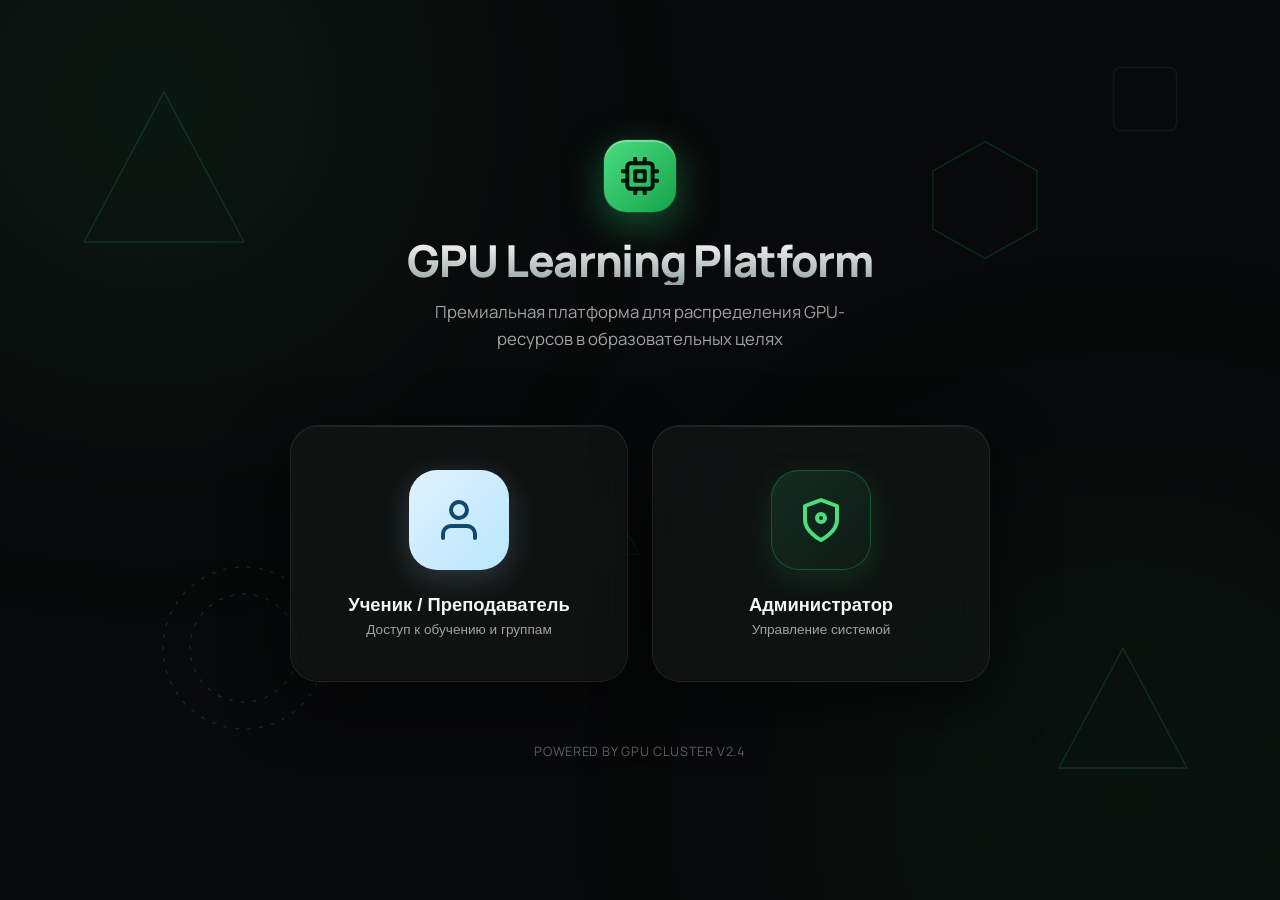
<file: index.html>
<!DOCTYPE html>
<html lang="ru">
<head>
<meta charset="UTF-8">
<meta name="viewport" content="width=device-width, initial-scale=1.0">
<title>GPU Learning Platform</title>
<link rel="preconnect" href="https://fonts.googleapis.com">
<link rel="preconnect" href="https://fonts.gstatic.com" crossorigin>
<link href="https://fonts.googleapis.com/css2?family=Manrope:wght@400;500;600;700;800&display=swap" rel="stylesheet">

<style>
/* ============================================================
   1. ПЕРЕМЕННЫЕ
   ============================================================ */
:root {
    --bg-base: #08090a;
    --accent: #2ecc71;
    --accent-bright: #4ade80;
    --accent-deep: #16a34a;
    --accent-glow: rgba(46, 204, 113, 0.4);
    --accent-soft: rgba(46, 204, 113, 0.08);

    --text-primary: #f5f7f6;
    --text-secondary: #9ba5a1;
    --text-muted: #5a6360;

    --glass-bg: rgba(22, 26, 24, 0.55);
    --glass-border: rgba(255, 255, 255, 0.08);
    --glass-highlight: rgba(255, 255, 255, 0.04);
    --glass-shadow: 0 20px 60px rgba(0, 0, 0, 0.5);

    --input-bg: rgba(0, 0, 0, 0.4);
    --input-border: rgba(255, 255, 255, 0.06);

    --radius-sm: 12px;
    --radius-md: 18px;
    --radius-lg: 28px;

    --ease: cubic-bezier(0.4, 0, 0.2, 1);
    --mx: 0px;
    --my: 0px;
}

* { margin: 0; padding: 0; box-sizing: border-box; }

html { scroll-behavior: smooth; }

body {
    font-family: 'Manrope', system-ui, sans-serif;
    background: var(--bg-base);
    color: var(--text-primary);
    min-height: 100vh;
    overflow-x: hidden;
    position: relative;
    -webkit-font-smoothing: antialiased;
}

/* ============================================================
   2. ФОНОВЫЕ СФЕРЫ
   ============================================================ */
body::before,
body::after {
    content: '';
    position: fixed;
    border-radius: 50%;
    filter: blur(140px);
    z-index: -3;
    pointer-events: none;
}
body::before {
    width: 600px; height: 600px;
    background: radial-gradient(circle, rgba(46, 204, 113, 0.20) 0%, transparent 70%);
    top: -200px; left: -150px;
    animation: float-blob 20s ease-in-out infinite;
}
body::after {
    width: 700px; height: 700px;
    background: radial-gradient(circle, rgba(22, 163, 74, 0.14) 0%, transparent 70%);
    bottom: -250px; right: -200px;
    animation: float-blob 25s ease-in-out infinite reverse;
}
@keyframes float-blob {
    0%, 100% { transform: translate(0, 0) scale(1); }
    33%      { transform: translate(80px, -60px) scale(1.1); }
    66%      { transform: translate(-60px, 80px) scale(0.95); }
}

/* ============================================================
   3. ФОНОВАЯ ГЕОМЕТРИЯ
   ============================================================ */
.background-decor {
    position: fixed;
    inset: 0;
    z-index: -2;
    overflow: hidden;
    pointer-events: none;
    opacity: 0.5;
    transform: translate(var(--mx), var(--my));
    transition: transform 0.8s cubic-bezier(0.4, 0, 0.2, 1);
}
.decor-shape {
    position: absolute;
    transform-origin: center center;
    will-change: transform;
}
.decor-shape svg { display: block; width: 100%; height: 100%; overflow: visible; }
.decor-shape polygon,
.decor-shape circle,
.decor-shape rect {
    fill: none;
    stroke: rgba(46, 204, 113, 0.35);
    stroke-width: 1.5;
    vector-effect: non-scaling-stroke;
}
.triangle-1 { top: 8%; left: 5%; width: 200px; height: 200px;
    animation: rotate-slow 60s linear infinite;
    filter: drop-shadow(0 0 24px rgba(46, 204, 113, 0.25)); }
.triangle-2 { bottom: 12%; right: 6%; width: 160px; height: 160px;
    animation: rotate-reverse 45s linear infinite;
    filter: drop-shadow(0 0 20px rgba(46, 204, 113, 0.2)); }
.hexagon { top: 15%; right: 18%; width: 130px; height: 130px;
    animation: rotate-slow 80s linear infinite, pulse-soft 6s ease-in-out infinite; }
.ring { bottom: 18%; left: 12%; width: 180px; height: 180px;
    animation: rotate-reverse 50s linear infinite; }
.ring circle { stroke-dasharray: 4 8; }
.triangle-small { top: 55%; left: 45%; width: 70px; height: 70px;
    animation: rotate-slow 30s linear infinite; opacity: 0.6; }
.square-rotated { top: 6%; right: 7%; width: 90px; height: 90px;
    animation: rotate-reverse 40s linear infinite; opacity: 0.5; }

@keyframes rotate-slow { from { transform: rotate(0deg); } to { transform: rotate(360deg); } }
@keyframes rotate-reverse { from { transform: rotate(0deg); } to { transform: rotate(-360deg); } }
@keyframes pulse-soft { 0%, 100% { opacity: 0.4; } 50% { opacity: 0.85; } }

/* ============================================================
   4. СТЕКЛО
   ============================================================ */
.glass-panel {
    background: var(--glass-bg);
    backdrop-filter: blur(24px) saturate(160%);
    -webkit-backdrop-filter: blur(24px) saturate(160%);
    border: 1px solid var(--glass-border);
    border-radius: var(--radius-lg);
    box-shadow: var(--glass-shadow),
                inset 0 1px 0 0 var(--glass-highlight),
                inset 0 -1px 0 0 rgba(0, 0, 0, 0.2);
    position: relative;
    overflow: hidden;
}
.glass-panel::before {
    content: '';
    position: absolute;
    top: 0; left: 0; right: 0;
    height: 1px;
    background: linear-gradient(90deg, transparent, rgba(255,255,255,0.15), transparent);
    pointer-events: none;
}

/* ============================================================
   5. КНОПКИ
   ============================================================ */
.btn {
    padding: 14px 32px;
    border-radius: var(--radius-sm);
    border: none;
    font-family: inherit;
    font-weight: 600;
    font-size: 15px;
    cursor: pointer;
    transition: all 0.35s var(--ease);
    display: inline-flex;
    align-items: center;
    justify-content: center;
    gap: 10px;
    position: relative;
    overflow: hidden;
    white-space: nowrap;
}
.btn-primary {
    background: linear-gradient(135deg, var(--accent-bright) 0%, var(--accent-deep) 100%);
    color: #05130a;
    font-weight: 700;
    box-shadow: 0 4px 20px var(--accent-glow),
                0 0 0 1px rgba(255,255,255,0.1) inset,
                0 1px 0 rgba(255,255,255,0.3) inset;
}
.btn-primary:hover {
    transform: translateY(-2px);
    box-shadow: 0 12px 40px var(--accent-glow),
                0 0 0 1px rgba(255,255,255,0.15) inset,
                0 1px 0 rgba(255,255,255,0.4) inset;
}
.btn-primary:active { transform: translateY(0); }
.btn-ghost {
    background: rgba(255,255,255,0.04);
    border: 1px solid var(--glass-border);
    color: var(--text-primary);
    backdrop-filter: blur(10px);
}
.btn-ghost:hover {
    background: rgba(255,255,255,0.08);
    border-color: rgba(255,255,255,0.15);
}

/* ============================================================
   6. ИНПУТЫ
   ============================================================ */
.form-group { margin-bottom: 22px; }
.form-label {
    display: block;
    margin-bottom: 10px;
    color: var(--text-secondary);
    font-size: 0.82rem;
    font-weight: 600;
    letter-spacing: 0.06em;
    text-transform: uppercase;
}
.form-input {
    width: 100%;
    padding: 16px 18px;
    background: var(--input-bg);
    border: 1px solid var(--input-border);
    border-radius: var(--radius-sm);
    color: var(--text-primary);
    font-family: inherit;
    font-size: 15px;
    outline: none;
    transition: all 0.3s var(--ease);
}
.form-input::placeholder { color: var(--text-muted); }
.form-input:focus {
    border-color: var(--accent);
    box-shadow: 0 0 0 4px var(--accent-soft);
}

/* ============================================================
   7. LAYOUT / ЭКРАНЫ
   ============================================================ */
.screen {
    display: none;
    animation: fadeInUp 0.5s var(--ease) both;
}
.screen.active { display: block; }

.page-wrapper {
    max-width: 1280px;
    margin: 0 auto;
    padding: 48px 28px;
    width: 100%;
    min-height: 100vh;
    display: flex;
    flex-direction: column;
    position: relative;
    z-index: 1;
}

@keyframes fadeInUp {
    from { opacity: 0; transform: translateY(20px); }
    to   { opacity: 1; transform: translateY(0); }
}

/* ============================================================
   8. TOP BAR
   ============================================================ */
.top-bar {
    display: flex;
    align-items: center;
    margin-bottom: 44px;
    gap: 20px;
}
.back-btn {
    width: 52px; height: 52px;
    flex-shrink: 0;
    border-radius: var(--radius-sm);
    display: flex;
    align-items: center;
    justify-content: center;
    background: var(--glass-bg);
    border: 1px solid var(--glass-border);
    color: var(--text-primary);
    backdrop-filter: blur(20px);
    transition: all 0.3s var(--ease);
    cursor: pointer;
    text-decoration: none;
}
.back-btn svg { width: 20px; height: 20px; }
.back-btn:hover {
    background: var(--accent);
    border-color: var(--accent);
    color: #05130a;
    transform: translateX(-4px);
    box-shadow: 0 8px 24px var(--accent-glow);
}
.page-title {
    font-size: 1.75rem;
    font-weight: 800;
    letter-spacing: -0.02em;
}

/* ============================================================
   9. LANDING (главная)
   ============================================================ */
.landing {
    flex: 1;
    display: flex;
    flex-direction: column;
    align-items: center;
    justify-content: center;
    padding: 40px 20px;
    min-height: 100vh;
}
.brand { text-align: center; margin-bottom: 72px; }
.brand-logo {
    width: 72px; height: 72px;
    margin: 0 auto 24px;
    border-radius: 22px;
    background: linear-gradient(135deg, var(--accent-bright), var(--accent-deep));
    display: flex;
    align-items: center;
    justify-content: center;
    box-shadow: 0 12px 40px var(--accent-glow),
                inset 0 2px 0 rgba(255,255,255,0.3),
                0 0 0 1px rgba(255,255,255,0.1);
}
.brand-logo svg { width: 38px; height: 38px; color: #05130a; }
.brand h1 {
    font-size: 2.75rem;
    font-weight: 800;
    letter-spacing: -0.03em;
    line-height: 1.1;
    background: linear-gradient(180deg, #ffffff 0%, #94a3a0 100%);
    -webkit-background-clip: text;
    -webkit-text-fill-color: transparent;
    background-clip: text;
    margin-bottom: 14px;
}
.brand p {
    color: var(--text-secondary);
    font-size: 1.05rem;
    max-width: 480px;
    margin: 0 auto;
    line-height: 1.6;
}
.roles {
    display: grid;
    grid-template-columns: repeat(2, 1fr);
    gap: 24px;
    max-width: 700px;
    width: 100%;
}
.role-card {
    padding: 44px 32px;
    display: flex;
    flex-direction: column;
    align-items: center;
    text-align: center;
    cursor: pointer;
    transition: all 0.5s var(--ease);
    position: relative;
    text-decoration: none;
    color: inherit;
}
.role-card:hover {
    transform: translateY(-8px);
    border-color: rgba(46, 204, 113, 0.3);
    box-shadow: 0 30px 60px rgba(0,0,0,0.6),
                0 0 40px rgba(46, 204, 113, 0.1);
}
.role-icon {
    width: 100px; height: 100px;
    border-radius: 28px;
    display: flex;
    align-items: center;
    justify-content: center;
    margin-bottom: 24px;
    transition: all 0.5s var(--ease);
}
.role-icon svg { width: 48px; height: 48px; }
.role-icon-student {
    background: linear-gradient(135deg, #e0f2fe 0%, #bae6fd 100%);
    color: #0c4a6e;
    box-shadow: 0 8px 30px rgba(186, 230, 253, 0.2);
}
.role-icon-admin {
    background: linear-gradient(135deg, rgba(46,204,113,0.15), rgba(22,163,74,0.05));
    border: 1px solid rgba(46,204,113,0.3);
    color: var(--accent-bright);
    box-shadow: 0 8px 30px rgba(46, 204, 113, 0.15);
}
.role-card:hover .role-icon { transform: scale(1.1) rotate(-3deg); }
.role-title { font-size: 1.15rem; font-weight: 700; margin-bottom: 6px; }
.role-sub { font-size: 0.85rem; color: var(--text-secondary); }
.footer-note {
    margin-top: 60px;
    color: var(--text-muted);
    font-size: 0.8rem;
    letter-spacing: 0.05em;
    text-transform: uppercase;
}

/* ============================================================
   10. USER MAIN
   ============================================================ */
.layout-2col {
    display: grid;
    grid-template-columns: 1fr 360px;
    gap: 24px;
    flex: 1;
}
.layout-1col {
    display: grid;
    grid-template-columns: 1fr;
    gap: 24px;
}
.hero-action {
    padding: 56px 48px;
    display: flex;
    flex-direction: column;
    align-items: center;
    text-align: center;
    min-height: 420px;
    justify-content: center;
    position: relative;
    overflow: hidden;
}
.hero-action::before {
    content: '';
    position: absolute;
    top: 50%; left: 50%;
    width: 120%; height: 120%;
    transform: translate(-50%, -50%);
    background: radial-gradient(circle, rgba(46,204,113,0.15) 0%, transparent 55%);
    animation: heroPulse 6s ease-in-out infinite;
    pointer-events: none;
}
@keyframes heroPulse {
    0%, 100% { transform: translate(-50%, -50%) scale(1); opacity: 0.5; }
    50%      { transform: translate(-50%, -50%) scale(1.15); opacity: 1; }
}
.hero-action > * { position: relative; z-index: 1; }
.hero-badge {
    display: inline-flex;
    align-items: center;
    gap: 8px;
    padding: 8px 16px;
    background: rgba(46, 204, 113, 0.1);
    border: 1px solid rgba(46, 204, 113, 0.25);
    border-radius: 100px;
    font-size: 0.8rem;
    font-weight: 600;
    color: var(--accent-bright);
    margin-bottom: 32px;
}
.hero-badge::before {
    content: '';
    width: 6px; height: 6px;
    border-radius: 50%;
    background: var(--accent-bright);
    box-shadow: 0 0 10px var(--accent-bright);
    animation: pulse-dot 2s ease-in-out infinite;
}
@keyframes pulse-dot { 0%, 100% { opacity: 1; } 50% { opacity: 0.3; } }

.gpu-slots {
    display: flex;
    gap: 12px;
    margin-bottom: 40px;
}
.gpu-slot {
    width: 44px; height: 96px;
    border-radius: 10px;
    background: rgba(255,255,255,0.03);
    border: 1px solid rgba(255,255,255,0.06);
    position: relative;
    transition: all 0.4s var(--ease);
}
.gpu-slot.active {
    background: linear-gradient(180deg, var(--accent-bright) 0%, var(--accent-deep) 100%);
    border-color: var(--accent);
    box-shadow: 0 0 30px var(--accent-glow), inset 0 1px 0 rgba(255,255,255,0.4);
}
.gpu-slot.active::after {
    content: '';
    position: absolute;
    top: 10px; left: 50%;
    transform: translateX(-50%);
    width: 6px; height: 6px;
    border-radius: 50%;
    background: #fff;
    box-shadow: 0 0 12px #fff;
    animation: pulse-dot 1.5s ease-in-out infinite;
}
.hero-action h2 {
    font-size: 1.85rem;
    font-weight: 800;
    letter-spacing: -0.02em;
    margin-bottom: 12px;
}
.hero-action p {
    color: var(--text-secondary);
    margin-bottom: 36px;
    max-width: 420px;
    line-height: 1.6;
}

.section-title {
    display: flex;
    justify-content: space-between;
    align-items: center;
    margin-bottom: 20px;
}
.section-title h3 { font-size: 1.15rem; font-weight: 700; }
.section-link {
    color: var(--accent);
    font-size: 0.82rem;
    font-weight: 600;
    cursor: pointer;
    background: none;
    border: none;
    font-family: inherit;
    transition: all 0.3s var(--ease);
}
.section-link:hover { color: var(--accent-bright); }

.groups-list {
    display: grid;
    grid-template-columns: repeat(auto-fill, minmax(220px, 1fr));
    gap: 16px;
}
.group-card {
    padding: 24px;
    display: flex;
    flex-direction: column;
    gap: 16px;
    transition: all 0.4s var(--ease);
    cursor: pointer;
    border-radius: var(--radius-md);
}
.group-card:hover {
    transform: translateY(-6px);
    border-color: rgba(46, 204, 113, 0.3);
}
.group-avatar {
    width: 52px; height: 52px;
    border-radius: 14px;
    background: linear-gradient(135deg, rgba(46,204,113,0.2), rgba(46,204,113,0.05));
    border: 1px solid rgba(46,204,113,0.25);
    display: flex;
    align-items: center;
    justify-content: center;
    color: var(--accent-bright);
}
.group-avatar svg { width: 26px; height: 26px; }
.group-name { font-size: 1rem; font-weight: 700; line-height: 1.4; }
.group-meta {
    display: flex;
    justify-content: space-between;
    align-items: center;
    font-size: 0.78rem;
    color: var(--text-secondary);
    margin-top: auto;
}
.badge {
    padding: 4px 10px;
    border-radius: 100px;
    background: rgba(46,204,113,0.12);
    color: var(--accent-bright);
    font-weight: 700;
    font-size: 0.7rem;
    border: 1px solid rgba(46,204,113,0.2);
}

/* Правая панель */
.side-panel {
    padding: 28px;
    display: flex;
    flex-direction: column;
    gap: 24px;
    height: fit-content;
    position: sticky;
    top: 24px;
}
.profile-card {
    display: flex;
    align-items: center;
    gap: 16px;
    padding-bottom: 22px;
    border-bottom: 1px solid var(--glass-border);
}
.profile-avatar {
    width: 60px; height: 60px;
    border-radius: 18px;
    background: linear-gradient(135deg, #e0f2fe 0%, #bae6fd 100%);
    display: flex;
    align-items: center;
    justify-content: center;
    flex-shrink: 0;
    color: #0c4a6e;
    position: relative;
}
.profile-avatar::after {
    content: '';
    position: absolute;
    bottom: -2px; right: -2px;
    width: 14px; height: 14px;
    border-radius: 50%;
    background: var(--accent-bright);
    border: 2px solid var(--bg-base);
    box-shadow: 0 0 10px var(--accent-bright);
}
.profile-avatar svg { width: 32px; height: 32px; }
.profile-info h4 { font-size: 0.95rem; font-weight: 700; margin-bottom: 4px; }
.profile-info p { font-size: 0.78rem; color: var(--text-secondary); }

.history-title {
    font-size: 0.75rem;
    text-transform: uppercase;
    letter-spacing: 0.08em;
    color: var(--text-muted);
    font-weight: 700;
    margin-bottom: 14px;
}
.history-item {
    padding: 12px 14px;
    border-radius: var(--radius-sm);
    display: flex;
    align-items: center;
    gap: 12px;
    transition: all 0.3s var(--ease);
    border: 1px solid transparent;
    margin-bottom: 6px;
}
.history-item:hover {
    background: rgba(255,255,255,0.04);
    border-color: var(--glass-border);
    transform: translateX(4px);
}
.history-avatar {
    width: 38px; height: 38px;
    border-radius: 50%;
    background: rgba(255,255,255,0.9);
    display: flex;
    align-items: center;
    justify-content: center;
    flex-shrink: 0;
    color: #2c3e50;
}
.history-avatar svg { width: 20px; height: 20px; }
.history-text h5 { font-size: 0.82rem; font-weight: 600; margin-bottom: 2px; }
.history-text span { font-size: 0.72rem; color: var(--text-secondary); }
.history-link {
    display: block;
    text-align: center;
    padding: 12px;
    margin-top: 12px;
    color: var(--accent);
    font-size: 0.82rem;
    font-weight: 600;
    cursor: pointer;
    background: none;
    border: none;
    font-family: inherit;
    border-radius: var(--radius-sm);
    transition: all 0.3s var(--ease);
    width: 100%;
}
.history-link:hover { background: rgba(46,204,113,0.08); color: var(--accent-bright); }

/* ============================================================
   11. HISTORY (таблица)
   ============================================================ */
.history-table { padding: 12px; }
.table-header, .table-row {
    display: grid;
    grid-template-columns: 1.4fr 1.4fr 0.9fr;
    align-items: center;
    padding: 20px 28px;
    gap: 20px;
}
.table-header {
    color: var(--text-muted);
    font-size: 0.72rem;
    text-transform: uppercase;
    letter-spacing: 0.1em;
    font-weight: 700;
    padding-bottom: 10px;
}
.table-row {
    background: rgba(255,255,255,0.02);
    border-radius: var(--radius-md);
    margin-bottom: 8px;
    transition: all 0.35s var(--ease);
    font-size: 0.92rem;
    border: 1px solid transparent;
}
.table-row:hover {
    background: rgba(46, 204, 113, 0.05);
    border-color: rgba(46, 204, 113, 0.15);
    transform: translateX(6px);
}
.student-cell {
    display: flex;
    align-items: center;
    gap: 14px;
    font-weight: 600;
}
.student-avatar {
    width: 40px; height: 40px;
    border-radius: 12px;
    background: linear-gradient(135deg, #e0f2fe 0%, #bae6fd 100%);
    display: flex;
    align-items: center;
    justify-content: center;
    flex-shrink: 0;
    color: #0c4a6e;
}
.student-avatar svg { width: 22px; height: 22px; }
.time-cell {
    color: var(--accent-bright);
    font-weight: 700;
    text-align: right;
}
.group-cell { color: var(--text-secondary); font-size: 0.88rem; }

/* ============================================================
   12. FORM PAGES
   ============================================================ */
.form-container {
    max-width: 640px;
    margin: 0 auto;
    padding: 52px;
    width: 100%;
}
.form-header { margin-bottom: 40px; text-align: center; }
.form-header-icon {
    width: 64px; height: 64px;
    border-radius: 18px;
    background: linear-gradient(135deg, rgba(46,204,113,0.15), rgba(22,163,74,0.05));
    border: 1px solid rgba(46,204,113,0.25);
    display: flex;
    align-items: center;
    justify-content: center;
    margin: 0 auto 20px;
    color: var(--accent-bright);
}
.form-header-icon svg { width: 30px; height: 30px; }
.form-header h2 {
    font-size: 1.5rem;
    font-weight: 800;
    margin-bottom: 8px;
}
.form-header p { color: var(--text-secondary); font-size: 0.9rem; }
.form-row {
    display: grid;
    grid-template-columns: 1fr 1fr;
    gap: 18px;
}
.submit-btn { width: 100%; margin-top: 12px; padding: 18px; font-size: 1rem; }

/* ============================================================
   13. ADMIN
   ============================================================ */
.admin-header {
    display: flex;
    justify-content: space-between;
    align-items: center;
    margin-bottom: 40px;
    flex-wrap: wrap;
    gap: 20px;
}
.admin-header-left {
    display: flex;
    align-items: center;
    gap: 20px;
}
.admin-badge {
    display: inline-flex;
    align-items: center;
    gap: 8px;
    padding: 8px 14px;
    background: rgba(46, 204, 113, 0.1);
    border: 1px solid rgba(46, 204, 113, 0.25);
    border-radius: 100px;
    font-size: 0.75rem;
    font-weight: 700;
    color: var(--accent-bright);
    letter-spacing: 0.04em;
    text-transform: uppercase;
}
.admin-badge::before {
    content: '';
    width: 6px; height: 6px;
    border-radius: 50%;
    background: var(--accent-bright);
    box-shadow: 0 0 10px var(--accent-bright);
    animation: pulse-dot 2s ease-in-out infinite;
}
.stats-grid {
    display: grid;
    grid-template-columns: repeat(auto-fit, minmax(220px, 1fr));
    gap: 18px;
    margin-bottom: 32px;
}
.stat-card {
    padding: 26px;
    display: flex;
    flex-direction: column;
    gap: 14px;
    transition: all 0.4s var(--ease);
}
.stat-card:hover {
    transform: translateY(-4px);
    border-color: rgba(46, 204, 113, 0.25);
}
.stat-header {
    display: flex;
    justify-content: space-between;
    align-items: flex-start;
}
.stat-icon {
    width: 44px; height: 44px;
    border-radius: 12px;
    background: linear-gradient(135deg, rgba(46,204,113,0.15), rgba(22,163,74,0.05));
    border: 1px solid rgba(46,204,113,0.2);
    display: flex;
    align-items: center;
    justify-content: center;
    color: var(--accent-bright);
}
.stat-icon svg { width: 22px; height: 22px; }
.stat-trend {
    font-size: 0.72rem;
    font-weight: 700;
    color: var(--accent-bright);
    padding: 4px 8px;
    background: rgba(46,204,113,0.1);
    border-radius: 100px;
}
.stat-value {
    font-size: 2rem;
    font-weight: 800;
    letter-spacing: -0.03em;
    line-height: 1;
}
.stat-label { font-size: 0.82rem; color: var(--text-secondary); }

.admin-grid {
    display: grid;
    grid-template-columns: 1.6fr 1fr;
    gap: 24px;
}
.section-card { padding: 28px; }
.section-head {
    display: flex;
    justify-content: space-between;
    align-items: center;
    margin-bottom: 22px;
}
.section-head h3 { font-size: 1.05rem; font-weight: 700; }

.group-row {
    display: grid;
    grid-template-columns: auto 1fr auto auto;
    align-items: center;
    gap: 16px;
    padding: 14px 16px;
    border-radius: var(--radius-md);
    background: rgba(255,255,255,0.02);
    border: 1px solid transparent;
    margin-bottom: 8px;
    transition: all 0.35s var(--ease);
}
.group-row:hover {
    background: rgba(46, 204, 113, 0.05);
    border-color: rgba(46, 204, 113, 0.15);
    transform: translateX(4px);
}
.group-row-name { font-size: 0.9rem; font-weight: 600; }
.group-row-meta { font-size: 0.75rem; color: var(--text-secondary); margin-top: 2px; }
.group-row-badge {
    padding: 4px 10px;
    border-radius: 100px;
    background: rgba(46,204,113,0.1);
    color: var(--accent-bright);
    font-size: 0.7rem;
    font-weight: 700;
    border: 1px solid rgba(46,204,113,0.2);
}
.row-actions { display: flex; gap: 6px; }
.icon-btn {
    width: 34px; height: 34px;
    border-radius: 10px;
    border: 1px solid var(--glass-border);
    background: rgba(255,255,255,0.03);
    color: var(--text-secondary);
    display: flex;
    align-items: center;
    justify-content: center;
    cursor: pointer;
    transition: all 0.3s var(--ease);
}
.icon-btn svg { width: 16px; height: 16px; }
.icon-btn:hover {
    background: var(--accent);
    border-color: var(--accent);
    color: #05130a;
    transform: translateY(-2px);
}
.icon-btn.danger:hover {
    background: #ef4444;
    border-color: #ef4444;
    color: #fff;
}

.quick-actions {
    display: flex;
    flex-direction: column;
    gap: 10px;
}
.quick-action {
    display: flex;
    align-items: center;
    gap: 14px;
    padding: 16px;
    border-radius: var(--radius-md);
    background: rgba(255,255,255,0.02);
    border: 1px solid var(--glass-border);
    cursor: pointer;
    transition: all 0.35s var(--ease);
    text-decoration: none;
    color: var(--text-primary);
    font-family: inherit;
    text-align: left;
    width: 100%;
    font-size: inherit;
}
.quick-action:hover {
    background: rgba(46, 204, 113, 0.06);
    border-color: rgba(46, 204, 113, 0.25);
    transform: translateY(-2px);
}
.quick-action-icon {
    width: 40px; height: 40px;
    border-radius: 11px;
    background: linear-gradient(135deg, rgba(46,204,113,0.15), rgba(22,163,74,0.05));
    border: 1px solid rgba(46,204,113,0.2);
    display: flex;
    align-items: center;
    justify-content: center;
    color: var(--accent-bright);
    flex-shrink: 0;
}
.quick-action-icon svg { width: 20px; height: 20px; }
.quick-action-text h4 { font-size: 0.88rem; font-weight: 600; margin-bottom: 2px; }
.quick-action-text span { font-size: 0.75rem; color: var(--text-secondary); }

.gpu-usage {
    margin-top: 22px;
    padding-top: 22px;
    border-top: 1px solid var(--glass-border);
}
.progress-item { margin-bottom: 16px; }
.progress-item:last-child { margin-bottom: 0; }
.progress-label {
    display: flex;
    justify-content: space-between;
    font-size: 0.8rem;
    margin-bottom: 8px;
}
.progress-label span:first-child { color: var(--text-secondary); }
.progress-label span:last-child { color: var(--accent-bright); font-weight: 700; }
.progress-bar {
    height: 6px;
    background: rgba(255,255,255,0.05);
    border-radius: 100px;
    overflow: hidden;
}
.progress-fill {
    height: 100%;
    background: linear-gradient(90deg, var(--accent), var(--accent-bright));
    border-radius: 100px;
    box-shadow: 0 0 12px var(--accent-glow);
    transition: width 1.2s cubic-bezier(0.4, 0, 0.2, 1);
    width: 0;
}

/* ============================================================
   14. SCROLLBAR
   ============================================================ */
::-webkit-scrollbar { width: 10px; }
::-webkit-scrollbar-track { background: transparent; }
::-webkit-scrollbar-thumb {
    background: rgba(255,255,255,0.08);
    border-radius: 10px;
}
::-webkit-scrollbar-thumb:hover { background: rgba(46, 204, 113, 0.4); }

/* ============================================================
   15. АДАПТИВНОСТЬ
   ============================================================ */
@media (max-width: 980px) {
    .layout-2col { grid-template-columns: 1fr; }
    .side-panel { position: static; }
    .admin-grid { grid-template-columns: 1fr; }
}
@media (max-width: 900px) {
    .background-decor { opacity: 0.35; }
    .triangle-1 { width: 130px; height: 130px; }
    .triangle-2 { width: 110px; height: 110px; }
    .hexagon, .ring, .square-rotated { width: 90px; height: 90px; }
    .triangle-small { display: none; }
}
@media (max-width: 700px) {
    .table-header { display: none; }
    .table-row { grid-template-columns: 1fr; gap: 10px; padding: 18px; }
    .time-cell { text-align: left; }
}
@media (max-width: 640px) {
    .background-decor { opacity: 0.25; }
    .roles { grid-template-columns: 1fr; }
    .brand h1 { font-size: 2rem; }
    .form-row { grid-template-columns: 1fr; }
    .form-container { padding: 32px 24px; }
    .group-row { grid-template-columns: auto 1fr auto; }
    .row-actions { grid-column: 1 / -1; justify-content: flex-end; }
}
</style>
</head>
<body>

<!-- ============================================================
     ФОНОВАЯ ГЕОМЕТРИЯ
     ============================================================ -->
<div class="background-decor" id="backgroundDecor" aria-hidden="true">
    <div class="decor-shape triangle-1">
        <svg viewBox="0 0 100 100"><polygon points="50,10 90,85 10,85"/></svg>
    </div>
    <div class="decor-shape triangle-2">
        <svg viewBox="0 0 100 100"><polygon points="50,10 90,85 10,85"/></svg>
    </div>
    <div class="decor-shape triangle-small">
        <svg viewBox="0 0 100 100"><polygon points="50,10 90,85 10,85"/></svg>
    </div>
    <div class="decor-shape hexagon">
        <svg viewBox="0 0 100 100"><polygon points="50,5 90,27.5 90,72.5 50,95 10,72.5 10,27.5"/></svg>
    </div>
    <div class="decor-shape ring">
        <svg viewBox="0 0 100 100"><circle cx="50" cy="50" r="45"/><circle cx="50" cy="50" r="30"/></svg>
    </div>
    <div class="decor-shape square-rotated">
        <svg viewBox="0 0 100 100"><rect x="15" y="15" width="70" height="70" rx="8"/></svg>
    </div>
</div>

<!-- ============================================================
     ЭКРАН 1: LANDING
     ============================================================ -->
<section class="screen active" id="screen-landing">
    <div class="landing">
        <div class="brand">
            <div class="brand-logo">
                <svg viewBox="0 0 24 24" fill="none" stroke="currentColor" stroke-width="2.5" stroke-linecap="round" stroke-linejoin="round">
                    <rect x="4" y="4" width="16" height="16" rx="2"/>
                    <rect x="9" y="9" width="6" height="6"/>
                    <path d="M9 1v3M15 1v3M9 20v3M15 20v3M1 9h3M1 15h3M20 9h3M20 15h3"/>
                </svg>
            </div>
            <h1>GPU Learning Platform</h1>
            <p>Премиальная платформа для распределения GPU-ресурсов в образовательных целях</p>
        </div>

        <div class="roles">
            <button class="role-card glass-panel" data-nav="user">
                <div class="role-icon role-icon-student">
                    <svg viewBox="0 0 24 24" fill="none" stroke="currentColor" stroke-width="2" stroke-linecap="round" stroke-linejoin="round">
                        <path d="M20 21v-2a4 4 0 0 0-4-4H8a4 4 0 0 0-4 4v2"/>
                        <circle cx="12" cy="7" r="4"/>
                    </svg>
                </div>
                <div class="role-title">Ученик / Преподаватель</div>
                <div class="role-sub">Доступ к обучению и группам</div>
            </button>

            <button class="role-card glass-panel" data-nav="admin">
                <div class="role-icon role-icon-admin">
                    <svg viewBox="0 0 24 24" fill="none" stroke="currentColor" stroke-width="2" stroke-linecap="round" stroke-linejoin="round">
                        <path d="M12 22s8-4 8-10V5l-8-3-8 3v7c0 6 8 10 8 10z"/>
                        <circle cx="12" cy="11" r="2"/>
                    </svg>
                </div>
                <div class="role-title">Администратор</div>
                <div class="role-sub">Управление системой</div>
            </button>
        </div>

        <div class="footer-note">Powered by GPU Cluster v2.4</div>
    </div>
</section>

<!-- ============================================================
     ЭКРАН 2: USER MAIN
     ============================================================ -->
<section class="screen" id="screen-user">
    <div class="page-wrapper">
        <div class="top-bar">
            <button class="back-btn" data-nav="landing">
                <svg viewBox="0 0 24 24" fill="none" stroke="currentColor" stroke-width="2.5" stroke-linecap="round" stroke-linejoin="round">
                    <path d="M19 12H5M12 19l-7-7 7-7"/>
                </svg>
            </button>
            <h1 class="page-title">Личный кабинет</h1>
        </div>

        <div class="layout-2col">
            <div class="layout-1col">

                <div class="hero-action glass-panel">
                    <div class="hero-badge">GPU Cluster Online</div>
                    <div class="gpu-slots">
                        <div class="gpu-slot active"></div>
                        <div class="gpu-slot active"></div>
                        <div class="gpu-slot active"></div>
                        <div class="gpu-slot"></div>
                    </div>
                    <h2>GPU готовы к работе</h2>
                    <p>3 из 4 слотов свободны. Нажмите кнопку, чтобы начать вычислительную сессию.</p>
                    <button class="btn btn-primary" id="useGpuBtn">
                        <svg width="18" height="18" viewBox="0 0 24 24" fill="none" stroke="currentColor" stroke-width="2.5" stroke-linecap="round" stroke-linejoin="round">
                            <polygon points="5 3 19 12 5 21 5 3"/>
                        </svg>
                        Использовать GPU
                    </button>
                </div>

                <div>
                    <div class="section-title">
                        <h3>Доступные группы</h3>
                        <span class="section-link">Показать все →</span>
                    </div>
                    <div class="groups-list">
                        <div class="group-card glass-panel">
                            <div class="group-avatar">
                                <svg viewBox="0 0 24 24" fill="none" stroke="currentColor" stroke-width="2" stroke-linecap="round" stroke-linejoin="round">
                                    <path d="M12 2a3 3 0 0 0-3 3v1H7a4 4 0 0 0-4 4v3h2a2 2 0 0 1 0 4H3v3a4 4 0 0 0 4 4h3v-2a2 2 0 0 1 4 0v2h3a4 4 0 0 0 4-4v-3h-2a2 2 0 0 1 0-4h2V10a4 4 0 0 0-4-4h-2V5a3 3 0 0 0-3-3z"/>
                                </svg>
                            </div>
                            <div class="group-name">Machine Learning</div>
                            <div class="group-meta">
                                <span>4 студента</span>
                                <span class="badge">25% GPU</span>
                            </div>
                        </div>
                        <div class="group-card glass-panel">
                            <div class="group-avatar">
                                <svg viewBox="0 0 24 24" fill="none" stroke="currentColor" stroke-width="2" stroke-linecap="round" stroke-linejoin="round">
                                    <polygon points="13 2 3 14 12 14 11 22 21 10 12 10 13 2"/>
                                </svg>
                            </div>
                            <div class="group-name">Deep Learning</div>
                            <div class="group-meta">
                                <span>6 студентов</span>
                                <span class="badge">15% GPU</span>
                            </div>
                        </div>
                        <div class="group-card glass-panel">
                            <div class="group-avatar">
                                <svg viewBox="0 0 24 24" fill="none" stroke="currentColor" stroke-width="2" stroke-linecap="round" stroke-linejoin="round">
                                    <circle cx="12" cy="12" r="3"/>
                                    <path d="M2 12s3-7 10-7 10 7 10 7-3 7-10 7-10-7-10-7z"/>
                                </svg>
                            </div>
                            <div class="group-name">Computer Vision</div>
                            <div class="group-meta">
                                <span>3 студента</span>
                                <span class="badge">30% GPU</span>
                            </div>
                        </div>
                    </div>
                </div>
            </div>

            <aside class="side-panel glass-panel">
                <div class="profile-card">
                    <div class="profile-avatar">
                        <svg viewBox="0 0 24 24" fill="none" stroke="currentColor" stroke-width="2" stroke-linecap="round" stroke-linejoin="round">
                            <path d="M20 21v-2a4 4 0 0 0-4-4H8a4 4 0 0 0-4 4v2"/>
                            <circle cx="12" cy="7" r="4"/>
                        </svg>
                    </div>
                    <div class="profile-info">
                        <h4>Александр А.</h4>
                        <p>Студент • ML-группа</p>
                    </div>
                </div>

                <div>
                    <div class="history-title">История</div>
                    <div class="history-item">
                        <div class="history-avatar">
                            <svg viewBox="0 0 24 24" fill="none" stroke="currentColor" stroke-width="2"><path d="M20 21v-2a4 4 0 0 0-4-4H8a4 4 0 0 0-4 4v2"/><circle cx="12" cy="7" r="4"/></svg>
                        </div>
                        <div class="history-text"><h5>Иван Иванов</h5><span>13:00 – 14:00</span></div>
                    </div>
                    <div class="history-item">
                        <div class="history-avatar">
                            <svg viewBox="0 0 24 24" fill="none" stroke="currentColor" stroke-width="2"><path d="M20 21v-2a4 4 0 0 0-4-4H8a4 4 0 0 0-4 4v2"/><circle cx="12" cy="7" r="4"/></svg>
                        </div>
                        <div class="history-text"><h5>Пётр Петров</h5><span>12:00 – 13:00</span></div>
                    </div>
                    <div class="history-item">
                        <div class="history-avatar">
                            <svg viewBox="0 0 24 24" fill="none" stroke="currentColor" stroke-width="2"><path d="M20 21v-2a4 4 0 0 0-4-4H8a4 4 0 0 0-4 4v2"/><circle cx="12" cy="7" r="4"/></svg>
                        </div>
                        <div class="history-text"><h5>Анна Смирнова</h5><span>11:00 – 12:00</span></div>
                    </div>
                    <button class="history-link" data-nav="history">Вся история →</button>
                </div>
            </aside>
        </div>
    </div>
</section>

<!-- ============================================================
     ЭКРАН 3: HISTORY
     ============================================================ -->
<section class="screen" id="screen-history">
    <div class="page-wrapper">
        <div class="top-bar">
            <button class="back-btn" data-nav="user">
                <svg viewBox="0 0 24 24" fill="none" stroke="currentColor" stroke-width="2.5" stroke-linecap="round" stroke-linejoin="round">
                    <path d="M19 12H5M12 19l-7-7 7-7"/>
                </svg>
            </button>
            <h1 class="page-title">История использований</h1>
        </div>

        <div class="history-table glass-panel">
            <div class="table-header">
                <span>Ученик</span>
                <span>Группа</span>
                <span style="text-align:right;">Время</span>
            </div>

            <div class="table-row">
                <div class="student-cell">
                    <div class="student-avatar"><svg viewBox="0 0 24 24" fill="none" stroke="currentColor" stroke-width="2"><path d="M20 21v-2a4 4 0 0 0-4-4H8a4 4 0 0 0-4 4v2"/><circle cx="12" cy="7" r="4"/></svg></div>
                    <span>Иван Иванов</span>
                </div>
                <span class="group-cell">Machine Learning</span>
                <span class="time-cell">13:00 – 14:00</span>
            </div>

            <div class="table-row">
                <div class="student-cell">
                    <div class="student-avatar"><svg viewBox="0 0 24 24" fill="none" stroke="currentColor" stroke-width="2"><path d="M20 21v-2a4 4 0 0 0-4-4H8a4 4 0 0 0-4 4v2"/><circle cx="12" cy="7" r="4"/></svg></div>
                    <span>Пётр Петров</span>
                </div>
                <span class="group-cell">Deep Learning</span>
                <span class="time-cell">13:00 – 14:00</span>
            </div>

            <div class="table-row">
                <div class="student-cell">
                    <div class="student-avatar"><svg viewBox="0 0 24 24" fill="none" stroke="currentColor" stroke-width="2"><path d="M20 21v-2a4 4 0 0 0-4-4H8a4 4 0 0 0-4 4v2"/><circle cx="12" cy="7" r="4"/></svg></div>
                    <span>Анна Смирнова</span>
                </div>
                <span class="group-cell">Computer Vision</span>
                <span class="time-cell">12:00 – 13:00</span>
            </div>

            <div class="table-row">
                <div class="student-cell">
                    <div class="student-avatar"><svg viewBox="0 0 24 24" fill="none" stroke="currentColor" stroke-width="2"><path d="M20 21v-2a4 4 0 0 0-4-4H8a4 4 0 0 0-4 4v2"/><circle cx="12" cy="7" r="4"/></svg></div>
                    <span>Дмитрий Козлов</span>
                </div>
                <span class="group-cell">Machine Learning</span>
                <span class="time-cell">11:00 – 12:00</span>
            </div>

            <div class="table-row">
                <div class="student-cell">
                    <div class="student-avatar"><svg viewBox="0 0 24 24" fill="none" stroke="currentColor" stroke-width="2"><path d="M20 21v-2a4 4 0 0 0-4-4H8a4 4 0 0 0-4 4v2"/><circle cx="12" cy="7" r="4"/></svg></div>
                    <span>Елена Новикова</span>
                </div>
                <span class="group-cell">Deep Learning</span>
                <span class="time-cell">10:00 – 11:00</span>
            </div>
        </div>
    </div>
</section>

<!-- ============================================================
     ЭКРАН 4: ADDING GROUP
     ============================================================ -->
<section class="screen" id="screen-adding">
    <div class="page-wrapper">
        <div class="top-bar">
            <button class="back-btn" data-nav="user">
                <svg viewBox="0 0 24 24" fill="none" stroke="currentColor" stroke-width="2.5" stroke-linecap="round" stroke-linejoin="round">
                    <path d="M19 12H5M12 19l-7-7 7-7"/>
                </svg>
            </button>
            <h1 class="page-title">Создание группы</h1>
        </div>

        <div class="form-container glass-panel">
            <div class="form-header">
                <div class="form-header-icon">
                    <svg viewBox="0 0 24 24" fill="none" stroke="currentColor" stroke-width="2" stroke-linecap="round" stroke-linejoin="round">
                        <line x1="12" y1="5" x2="12" y2="19"/>
                        <line x1="5" y1="12" x2="19" y2="12"/>
                    </svg>
                </div>
                <h2>Новая группа</h2>
                <p>Заполните параметры для создания учебной группы</p>
            </div>

            <form data-fake>
                <div class="form-group">
                    <label class="form-label">Название группы</label>
                    <input type="text" class="form-input" placeholder="Например: Machine Learning Basics" required>
                </div>
                <div class="form-row">
                    <div class="form-group">
                        <label class="form-label">GPU на группу</label>
                        <input type="number" class="form-input" placeholder="4" min="1" required>
                    </div>
                    <div class="form-group">
                        <label class="form-label">Доля на студента (%)</label>
                        <input type="number" class="form-input" placeholder="25" min="1" max="100" required>
                    </div>
                </div>
                <div class="form-group">
                    <label class="form-label">Лимит использования (часов)</label>
                    <input type="number" class="form-input" placeholder="10" min="1" required>
                </div>
                <button type="submit" class="btn btn-primary submit-btn">
                    <svg width="18" height="18" viewBox="0 0 24 24" fill="none" stroke="currentColor" stroke-width="2.5" stroke-linecap="round" stroke-linejoin="round">
                        <polyline points="20 6 9 17 4 12"/>
                    </svg>
                    Создать группу
                </button>
            </form>
        </div>
    </div>
</section>

<!-- ============================================================
     ЭКРАН 5: REDACTING GROUP
     ============================================================ -->
<section class="screen" id="screen-redacting">
    <div class="page-wrapper">
        <div class="top-bar">
            <button class="back-btn" data-nav="admin">
                <svg viewBox="0 0 24 24" fill="none" stroke="currentColor" stroke-width="2.5" stroke-linecap="round" stroke-linejoin="round">
                    <path d="M19 12H5M12 19l-7-7 7-7"/>
                </svg>
            </button>
            <h1 class="page-title">Редактирование группы</h1>
        </div>

        <div class="form-container glass-panel" style="max-width: 820px;">
            <div class="form-header" style="text-align:left;">
                <h2>Machine Learning Basics</h2>
                <p>Измените параметры группы и состав участников</p>
            </div>

            <form data-fake>
                <div class="form-group">
                    <label class="form-label">Название группы</label>
                    <input type="text" class="form-input" value="Machine Learning Basics" required>
                </div>
                <div class="form-row">
                    <div class="form-group">
                        <label class="form-label">GPU на группу</label>
                        <input type="number" class="form-input" value="4" min="1" required>
                    </div>
                    <div class="form-group">
                        <label class="form-label">Доля на студента (%)</label>
                        <input type="number" class="form-input" value="25" min="1" max="100" required>
                    </div>
                </div>
                <div class="form-group">
                    <label class="form-label">Лимит использования (часов)</label>
                    <input type="number" class="form-input" value="10" min="1" required>
                </div>

                <div style="margin-top:36px;padding-top:32px;border-top:1px solid var(--glass-border);">
                    <div class="form-label" style="margin-bottom:18px;">Состав группы</div>
                    <div class="groups-list" style="grid-template-columns: repeat(auto-fill, minmax(200px, 1fr));">
                        <div class="group-card glass-panel" style="padding:16px;flex-direction:row;align-items:center;gap:12px;">
                            <div class="group-avatar" style="width:38px;height:38px;border-radius:50%;">
                                <svg viewBox="0 0 24 24" fill="none" stroke="currentColor" stroke-width="2" style="width:20px;height:20px;"><path d="M20 21v-2a4 4 0 0 0-4-4H8a4 4 0 0 0-4 4v2"/><circle cx="12" cy="7" r="4"/></svg>
                            </div>
                            <div class="group-name" style="font-size:0.85rem;">Иван Иванов</div>
                        </div>
                        <div class="group-card glass-panel" style="padding:16px;flex-direction:row;align-items:center;gap:12px;">
                            <div class="group-avatar" style="width:38px;height:38px;border-radius:50%;">
                                <svg viewBox="0 0 24 24" fill="none" stroke="currentColor" stroke-width="2" style="width:20px;height:20px;"><path d="M20 21v-2a4 4 0 0 0-4-4H8a4 4 0 0 0-4 4v2"/><circle cx="12" cy="7" r="4"/></svg>
                            </div>
                            <div class="group-name" style="font-size:0.85rem;">Пётр Петров</div>
                        </div>
                        <div class="group-card glass-panel" style="padding:16px;flex-direction:row;align-items:center;gap:12px;">
                            <div class="group-avatar" style="width:38px;height:38px;border-radius:50%;">
                                <svg viewBox="0 0 24 24" fill="none" stroke="currentColor" stroke-width="2" style="width:20px;height:20px;"><path d="M20 21v-2a4 4 0 0 0-4-4H8a4 4 0 0 0-4 4v2"/><circle cx="12" cy="7" r="4"/></svg>
                            </div>
                            <div class="group-name" style="font-size:0.85rem;">Анна Смирнова</div>
                        </div>
                    </div>
                </div>

                <div style="display:flex;gap:14px;margin-top:36px;">
                    <button type="button" class="btn btn-ghost" style="flex:1;padding:18px;" data-nav="admin">Отмена</button>
                    <button type="submit" class="btn btn-primary" style="flex:1;padding:18px;">Сохранить</button>
                </div>
            </form>
        </div>
    </div>
</section>

<!-- ============================================================
     ЭКРАН 6: ADMIN
     ============================================================ -->
<section class="screen" id="screen-admin">
    <div class="page-wrapper">
        <div class="admin-header">
            <div class="admin-header-left">
                <button class="back-btn" data-nav="landing">
                    <svg viewBox="0 0 24 24" fill="none" stroke="currentColor" stroke-width="2.5" stroke-linecap="round" stroke-linejoin="round">
                        <path d="M19 12H5M12 19l-7-7 7-7"/>
                    </svg>
                </button>
                <div>
                    <h1 class="page-title">Админ-панель</h1>
                    <div class="admin-badge" style="margin-top:8px;">System Administrator</div>
                </div>
            </div>
            <button class="btn btn-ghost" data-nav="landing">
                <svg width="16" height="16" viewBox="0 0 24 24" fill="none" stroke="currentColor" stroke-width="2.5" stroke-linecap="round" stroke-linejoin="round">
                    <path d="M9 21H5a2 2 0 0 1-2-2V5a2 2 0 0 1 2-2h4"/>
                    <polyline points="16 17 21 12 16 7"/>
                    <line x1="21" y1="12" x2="9" y2="12"/>
                </svg>
                Выйти
            </button>
        </div>

        <div class="stats-grid">
            <div class="stat-card glass-panel">
                <div class="stat-header">
                    <div class="stat-icon">
                        <svg viewBox="0 0 24 24" fill="none" stroke="currentColor" stroke-width="2" stroke-linecap="round" stroke-linejoin="round">
                            <path d="M17 21v-2a4 4 0 0 0-4-4H5a4 4 0 0 0-4 4v2"/>
                            <circle cx="9" cy="7" r="4"/>
                        </svg>
                    </div>
                    <span class="stat-trend">+12%</span>
                </div>
                <div class="stat-value" data-count="128">0</div>
                <div class="stat-label">Всего студентов</div>
            </div>
            <div class="stat-card glass-panel">
                <div class="stat-header">
                    <div class="stat-icon">
                        <svg viewBox="0 0 24 24" fill="none" stroke="currentColor" stroke-width="2" stroke-linecap="round" stroke-linejoin="round">
                            <rect x="3" y="3" width="7" height="7"/>
                            <rect x="14" y="3" width="7" height="7"/>
                            <rect x="14" y="14" width="7" height="7"/>
                            <rect x="3" y="14" width="7" height="7"/>
                        </svg>
                    </div>
                    <span class="stat-trend">+3</span>
                </div>
                <div class="stat-value" data-count="12">0</div>
                <div class="stat-label">Активных групп</div>
            </div>
            <div class="stat-card glass-panel">
                <div class="stat-header">
                    <div class="stat-icon">
                        <svg viewBox="0 0 24 24" fill="none" stroke="currentColor" stroke-width="2" stroke-linecap="round" stroke-linejoin="round">
                            <rect x="4" y="4" width="16" height="16" rx="2"/>
                            <rect x="9" y="9" width="6" height="6"/>
                        </svg>
                    </div>
                    <span class="stat-trend">68%</span>
                </div>
                <div class="stat-value" data-count="24">0</div>
                <div class="stat-label">Всего GPU</div>
            </div>
            <div class="stat-card glass-panel">
                <div class="stat-header">
                    <div class="stat-icon">
                        <svg viewBox="0 0 24 24" fill="none" stroke="currentColor" stroke-width="2" stroke-linecap="round" stroke-linejoin="round">
                            <circle cx="12" cy="12" r="10"/>
                            <polyline points="12 6 12 12 16 14"/>
                        </svg>
                    </div>
                    <span class="stat-trend">+8%</span>
                </div>
                <div class="stat-value" data-count="347">0</div>
                <div class="stat-label">Сессий за неделю</div>
            </div>
        </div>

        <div class="admin-grid">
            <div class="section-card glass-panel">
                <div class="section-head">
                    <h3>Управление группами</h3>
                    <button class="section-link" data-nav="adding">+ Создать</button>
                </div>

                <div class="group-row">
                    <div class="group-avatar" style="width:40px;height:40px;">
                        <svg viewBox="0 0 24 24" fill="none" stroke="currentColor" stroke-width="2"><path d="M12 2a3 3 0 0 0-3 3v1H7a4 4 0 0 0-4 4v3h2a2 2 0 0 1 0 4H3v3a4 4 0 0 0 4 4h3v-2a2 2 0 0 1 4 0v2h3a4 4 0 0 0 4-4v-3h-2a2 2 0 0 1 0-4h2V10a4 4 0 0 0-4-4h-2V5a3 3 0 0 0-3-3z"/></svg>
                    </div>
                    <div>
                        <div class="group-row-name">Machine Learning Basics</div>
                        <div class="group-row-meta">4 студента • Лимит 10ч</div>
                    </div>
                    <span class="group-row-badge">25% GPU</span>
                    <div class="row-actions">
                        <button class="icon-btn" title="Редактировать" data-nav="redacting">
                            <svg viewBox="0 0 24 24" fill="none" stroke="currentColor" stroke-width="2"><path d="M11 4H4a2 2 0 0 0-2 2v14a2 2 0 0 0 2 2h14a2 2 0 0 0 2-2v-7"/><path d="M18.5 2.5a2.121 2.121 0 0 1 3 3L12 15l-4 1 1-4 9.5-9.5z"/></svg>
                        </button>
                        <button class="icon-btn danger" title="Удалить">
                            <svg viewBox="0 0 24 24" fill="none" stroke="currentColor" stroke-width="2"><polyline points="3 6 5 6 21 6"/><path d="M19 6v14a2 2 0 0 1-2 2H7a2 2 0 0 1-2-2V6m3 0V4a2 2 0 0 1 2-2h4a2 2 0 0 1 2 2v2"/></svg>
                        </button>
                    </div>
                </div>

                <div class="group-row">
                    <div class="group-avatar" style="width:40px;height:40px;">
                        <svg viewBox="0 0 24 24" fill="none" stroke="currentColor" stroke-width="2"><polygon points="13 2 3 14 12 14 11 22 21 10 12 10 13 2"/></svg>
                    </div>
                    <div>
                        <div class="group-row-name">Deep Learning Advanced</div>
                        <div class="group-row-meta">6 студентов • Лимит 15ч</div>
                    </div>
                    <span class="group-row-badge">15% GPU</span>
                    <div class="row-actions">
                        <button class="icon-btn" data-nav="redacting">
                            <svg viewBox="0 0 24 24" fill="none" stroke="currentColor" stroke-width="2"><path d="M11 4H4a2 2 0 0 0-2 2v14a2 2 0 0 0 2 2h14a2 2 0 0 0 2-2v-7"/><path d="M18.5 2.5a2.121 2.121 0 0 1 3 3L12 15l-4 1 1-4 9.5-9.5z"/></svg>
                        </button>
                        <button class="icon-btn danger">
                            <svg viewBox="0 0 24 24" fill="none" stroke="currentColor" stroke-width="2"><polyline points="3 6 5 6 21 6"/><path d="M19 6v14a2 2 0 0 1-2 2H7a2 2 0 0 1-2-2V6m3 0V4a2 2 0 0 1 2-2h4a2 2 0 0 1 2 2v2"/></svg>
                        </button>
                    </div>
                </div>

                <div class="group-row">
                    <div class="group-avatar" style="width:40px;height:40px;">
                        <svg viewBox="0 0 24 24" fill="none" stroke="currentColor" stroke-width="2"><circle cx="12" cy="12" r="3"/><path d="M2 12s3-7 10-7 10 7 10 7-3 7-10 7-10-7-10-7z"/></svg>
                    </div>
                    <div>
                        <div class="group-row-name">Computer Vision Lab</div>
                        <div class="group-row-meta">3 студента • Лимит 8ч</div>
                    </div>
                    <span class="group-row-badge">30% GPU</span>
                    <div class="row-actions">
                        <button class="icon-btn" data-nav="redacting">
                            <svg viewBox="0 0 24 24" fill="none" stroke="currentColor" stroke-width="2"><path d="M11 4H4a2 2 0 0 0-2 2v14a2 2 0 0 0 2 2h14a2 2 0 0 0 2-2v-7"/><path d="M18.5 2.5a2.121 2.121 0 0 1 3 3L12 15l-4 1 1-4 9.5-9.5z"/></svg>
                        </button>
                        <button class="icon-btn danger">
                            <svg viewBox="0 0 24 24" fill="none" stroke="currentColor" stroke-width="2"><polyline points="3 6 5 6 21 6"/><path d="M19 6v14a2 2 0 0 1-2 2H7a2 2 0 0 1-2-2V6m3 0V4a2 2 0 0 1 2-2h4a2 2 0 0 1 2 2v2"/></svg>
                        </button>
                    </div>
                </div>
            </div>

            <div>
                <div class="section-card glass-panel" style="margin-bottom:24px;">
                    <div class="section-head">
                        <h3>Быстрые действия</h3>
                    </div>
                    <div class="quick-actions">
                        <button class="quick-action" data-nav="adding">
                            <div class="quick-action-icon">
                                <svg viewBox="0 0 24 24" fill="none" stroke="currentColor" stroke-width="2"><line x1="12" y1="5" x2="12" y2="19"/><line x1="5" y1="12" x2="19" y2="12"/></svg>
                            </div>
                            <div class="quick-action-text"><h4>Создать группу</h4><span>Добавить новую учебную группу</span></div>
                        </button>
                        <button class="quick-action">
                            <div class="quick-action-icon">
                                <svg viewBox="0 0 24 24" fill="none" stroke="currentColor" stroke-width="2"><path d="M16 21v-2a4 4 0 0 0-4-4H6a4 4 0 0 0-4 4v2"/><circle cx="9" cy="7" r="4"/><line x1="19" y1="8" x2="19" y2="14"/><line x1="22" y1="11" x2="16" y2="11"/></svg>
                            </div>
                            <div class="quick-action-text"><h4>Добавить студента</h4><span>Создать новый аккаунт</span></div>
                        </button>
                        <button class="quick-action" data-nav="history">
                            <div class="quick-action-icon">
                                <svg viewBox="0 0 24 24" fill="none" stroke="currentColor" stroke-width="2"><path d="M3 3v18h18"/><path d="M18 17V9M13 17V5M8 17v-3"/></svg>
                            </div>
                            <div class="quick-action-text"><h4>Отчёты</h4><span>Полная история использования</span></div>
                        </button>
                    </div>
                </div>

                <div class="section-card glass-panel">
                    <div class="section-head">
                        <h3>Загрузка GPU</h3>
                    </div>
                    <div class="gpu-usage">
                        <div class="progress-item">
                            <div class="progress-label"><span>Machine Learning</span><span>85%</span></div>
                            <div class="progress-bar"><div class="progress-fill" data-width="85"></div></div>
                        </div>
                        <div class="progress-item">
                            <div class="progress-label"><span>Deep Learning</span><span>62%</span></div>
                            <div class="progress-bar"><div class="progress-fill" data-width="62"></div></div>
                        </div>
                        <div class="progress-item">
                            <div class="progress-label"><span>Computer Vision</span><span>45%</span></div>
                            <div class="progress-bar"><div class="progress-fill" data-width="45"></div></div>
                        </div>
                        <div class="progress-item">
                            <div class="progress-label"><span>NLP Research</span><span>28%</span></div>
                            <div class="progress-bar"><div class="progress-fill" data-width="28"></div></div>
                        </div>
                    </div>
                </div>
            </div>
        </div>
    </div>
</section>

<script>
/* ============================================================
   SPA-РОУТЕР: переключение экранов
   ============================================================ */
(function() {
    'use strict';

    const screens = document.querySelectorAll('.screen');
    const DEFAULT = 'landing';

    function showScreen(name) {
        // Если экрана нет — на главную
        const target = document.getElementById('screen-' + name) ? name : DEFAULT;

        screens.forEach(s => s.classList.toggle('active', s.id === 'screen-' + target));

        // Обновляем URL без перезагрузки
        if (history.pushState) {
            history.pushState({ screen: target }, '', '#' + target);
        } else {
            window.location.hash = target;
        }

        // Скролл наверх
        window.scrollTo({ top: 0, behavior: 'smooth' });

        // При смене экрана перезапускаем анимации (IntersectionObserver, счётчики)
        initScreenAnimations(target);
    }

    // Делегирование кликов по [data-nav]
    document.addEventListener('click', (e) => {
        const el = e.target.closest('[data-nav]');
        if (!el) return;
        e.preventDefault();
        showScreen(el.dataset.nav);
    });

    // Обработка кнопок браузера назад/вперёд
    window.addEventListener('popstate', (e) => {
        const name = (e.state && e.state.screen) || (location.hash.replace('#', '') || DEFAULT);
        showScreen(name);
    });

    // Инициализация при загрузке
    const initial = location.hash.replace('#', '') || DEFAULT;
    showScreen(initial);

    // Экспортируем функцию (для возможного использования)
    window.__navigate = showScreen;
})();

/* ============================================================
   ПАРАЛЛАКС ФОНОВОЙ ГЕОМЕТРИИ
   ============================================================ */
(function() {
    const decor = document.getElementById('backgroundDecor');
    if (!decor) return;

    const root = document.documentElement;
    let rafId = null;

    document.addEventListener('mousemove', (e) => {
        if (rafId) return;
        rafId = requestAnimationFrame(() => {
            const cx = window.innerWidth / 2;
            const cy = window.innerHeight / 2;
            const dx = (e.clientX - cx) / cx;
            const dy = (e.clientY - cy) / cy;
            root.style.setProperty('--mx', (dx * 20) + 'px');
            root.style.setProperty('--my', (dy * 20) + 'px');
            rafId = null;
        });
    });

    document.addEventListener('mouseleave', () => {
        root.style.setProperty('--mx', '0px');
        root.style.setProperty('--my', '0px');
    });
})();

/* ============================================================
   КНОПКА «ИСПОЛЬЗОВАТЬ GPU»
   ============================================================ */
(function() {
    const btn = document.getElementById('useGpuBtn');
    if (!btn) return;

    btn.addEventListener('click', (e) => {
        e.preventDefault();
        if (btn.disabled) return;

        const original = btn.innerHTML;
        btn.disabled = true;
        btn.innerHTML = 'Подключение...';

        setTimeout(() => {
            btn.innerHTML = '✓ Сессия активна';
            setTimeout(() => {
                btn.innerHTML = original;
                btn.disabled = false;
            }, 2000);
        }, 1500);
    });
})();

/* ============================================================
   ОБРАБОТКА ФОРМ
   ============================================================ */
(function() {
    const forms = document.querySelectorAll('form[data-fake]');
    forms.forEach(form => {
        form.addEventListener('submit', (e) => {
            e.preventDefault();
            const btn = form.querySelector('button[type="submit"]');
            if (!btn || btn.disabled) return;

            const original = btn.innerHTML;
            btn.disabled = true;
            btn.innerHTML = 'Сохранение...';

            setTimeout(() => {
                btn.innerHTML = '✓ Готово';
                setTimeout(() => {
                    btn.innerHTML = original;
                    btn.disabled = false;
                }, 1500);
            }, 1200);
        });
    });
})();

/* ============================================================
   АНИМАЦИИ ПРИ ПОКАЗЕ ЭКРАНА
   ============================================================ */
function initScreenAnimations(screenName) {
    // Счётчики (только админка)
    if (screenName === 'admin') {
        document.querySelectorAll('[data-count]').forEach(el => {
            const target = parseInt(el.getAttribute('data-count'), 10) || 0;
            const duration = 1500;
            const start = performance.now();

            const tick = (now) => {
                const elapsed = now - start;
                const progress = Math.min(elapsed / duration, 1);
                const eased = 1 - Math.pow(1 - progress, 3);
                el.textContent = Math.floor(target * eased).toLocaleString('ru-RU');
                if (progress < 1) requestAnimationFrame(tick);
                else el.textContent = target.toLocaleString('ru-RU');
            };
            requestAnimationFrame(tick);
        });

        // Прогресс-бары
        setTimeout(() => {
            document.querySelectorAll('.progress-fill').forEach(fill => {
                const w = fill.getAttribute('data-width') || 0;
                fill.style.width = w + '%';
            });
        }, 200);
    }

    // Сброс прогресс-баров при уходе
    if (screenName !== 'admin') {
        document.querySelectorAll('.progress-fill').forEach(fill => {
            fill.style.width = '0';
        });
    }
}

/* ============================================================
   ПРИВЕТСТВЕННЫЙ ЛОГ
   ============================================================ */
console.log('%c✨ GPU Platform v2.0 ready', 'color:#2ecc71;font-weight:700;font-size:13px;');
console.log('%cПереключение экранов: window.__navigate("user" | "admin" | "history" | ...)', 'color:#9ba5a1;font-size:11px;');
</script>

</body>
</html>
</file>
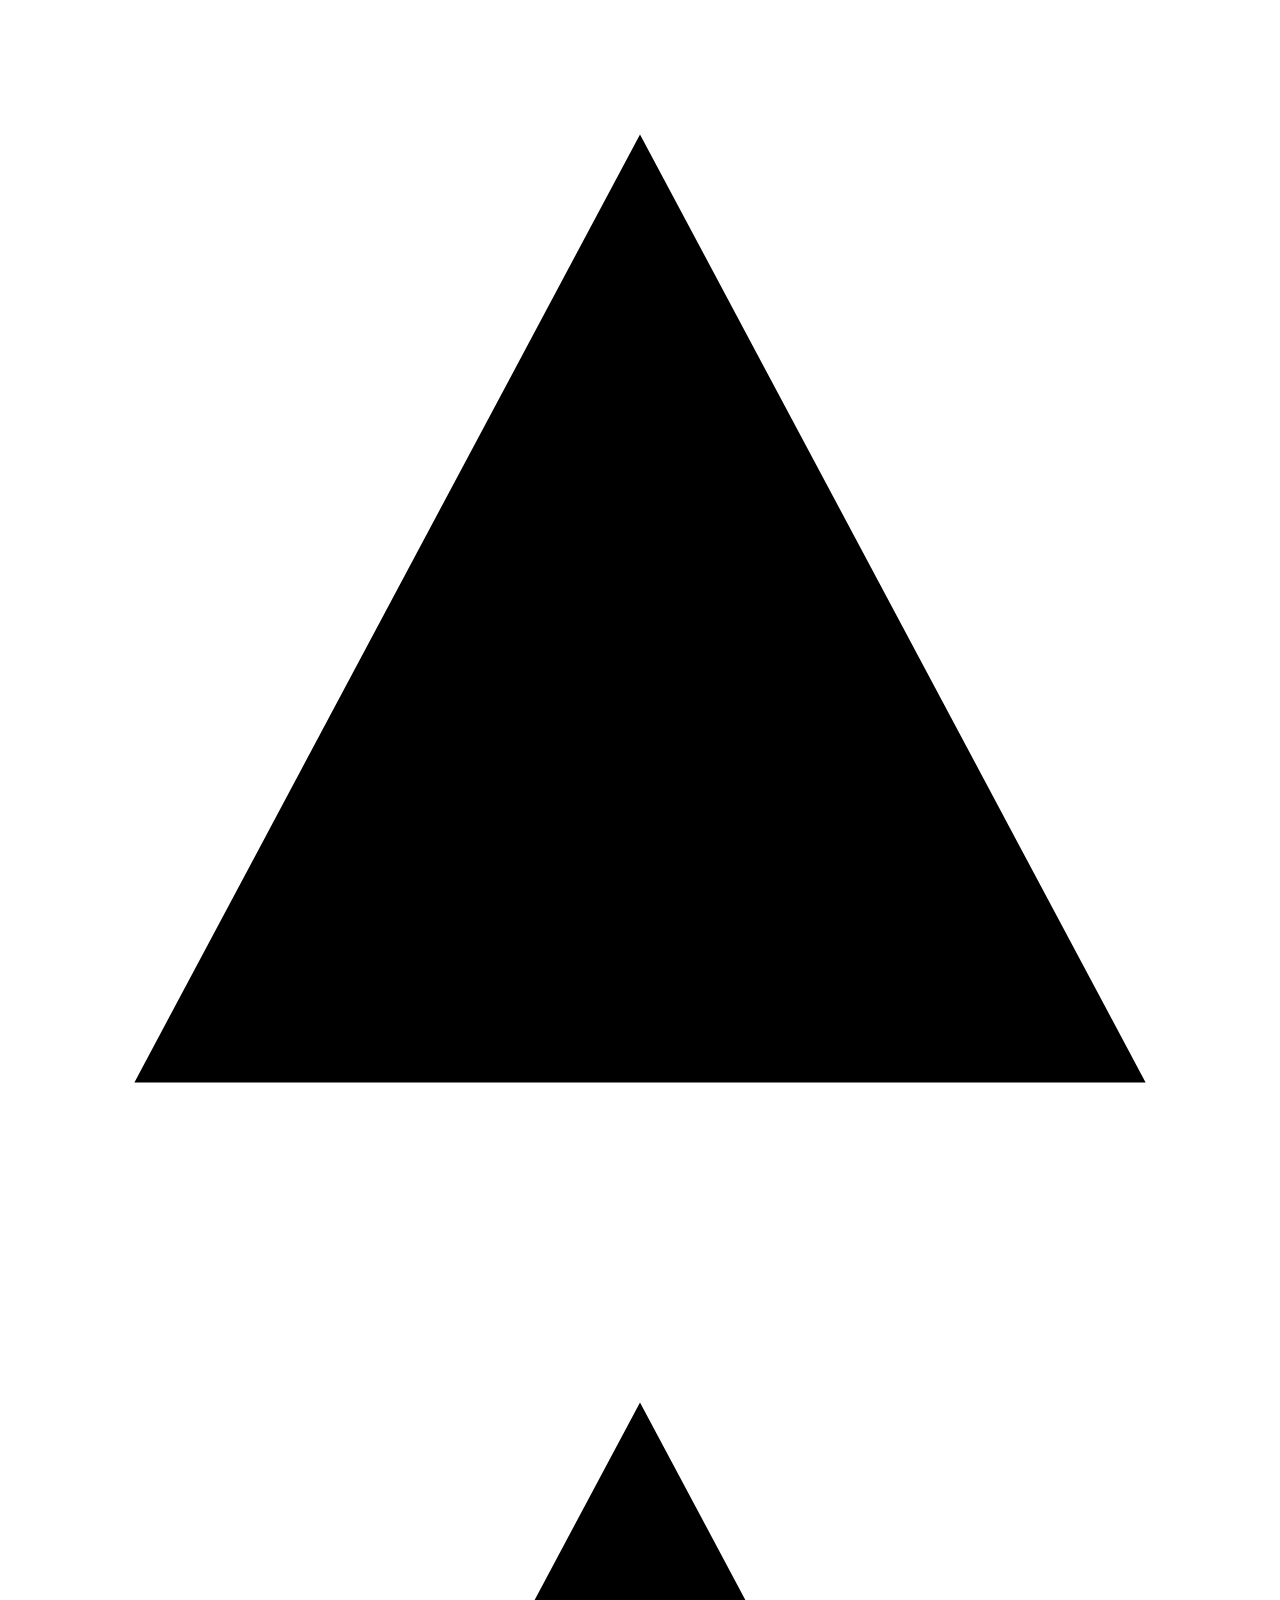
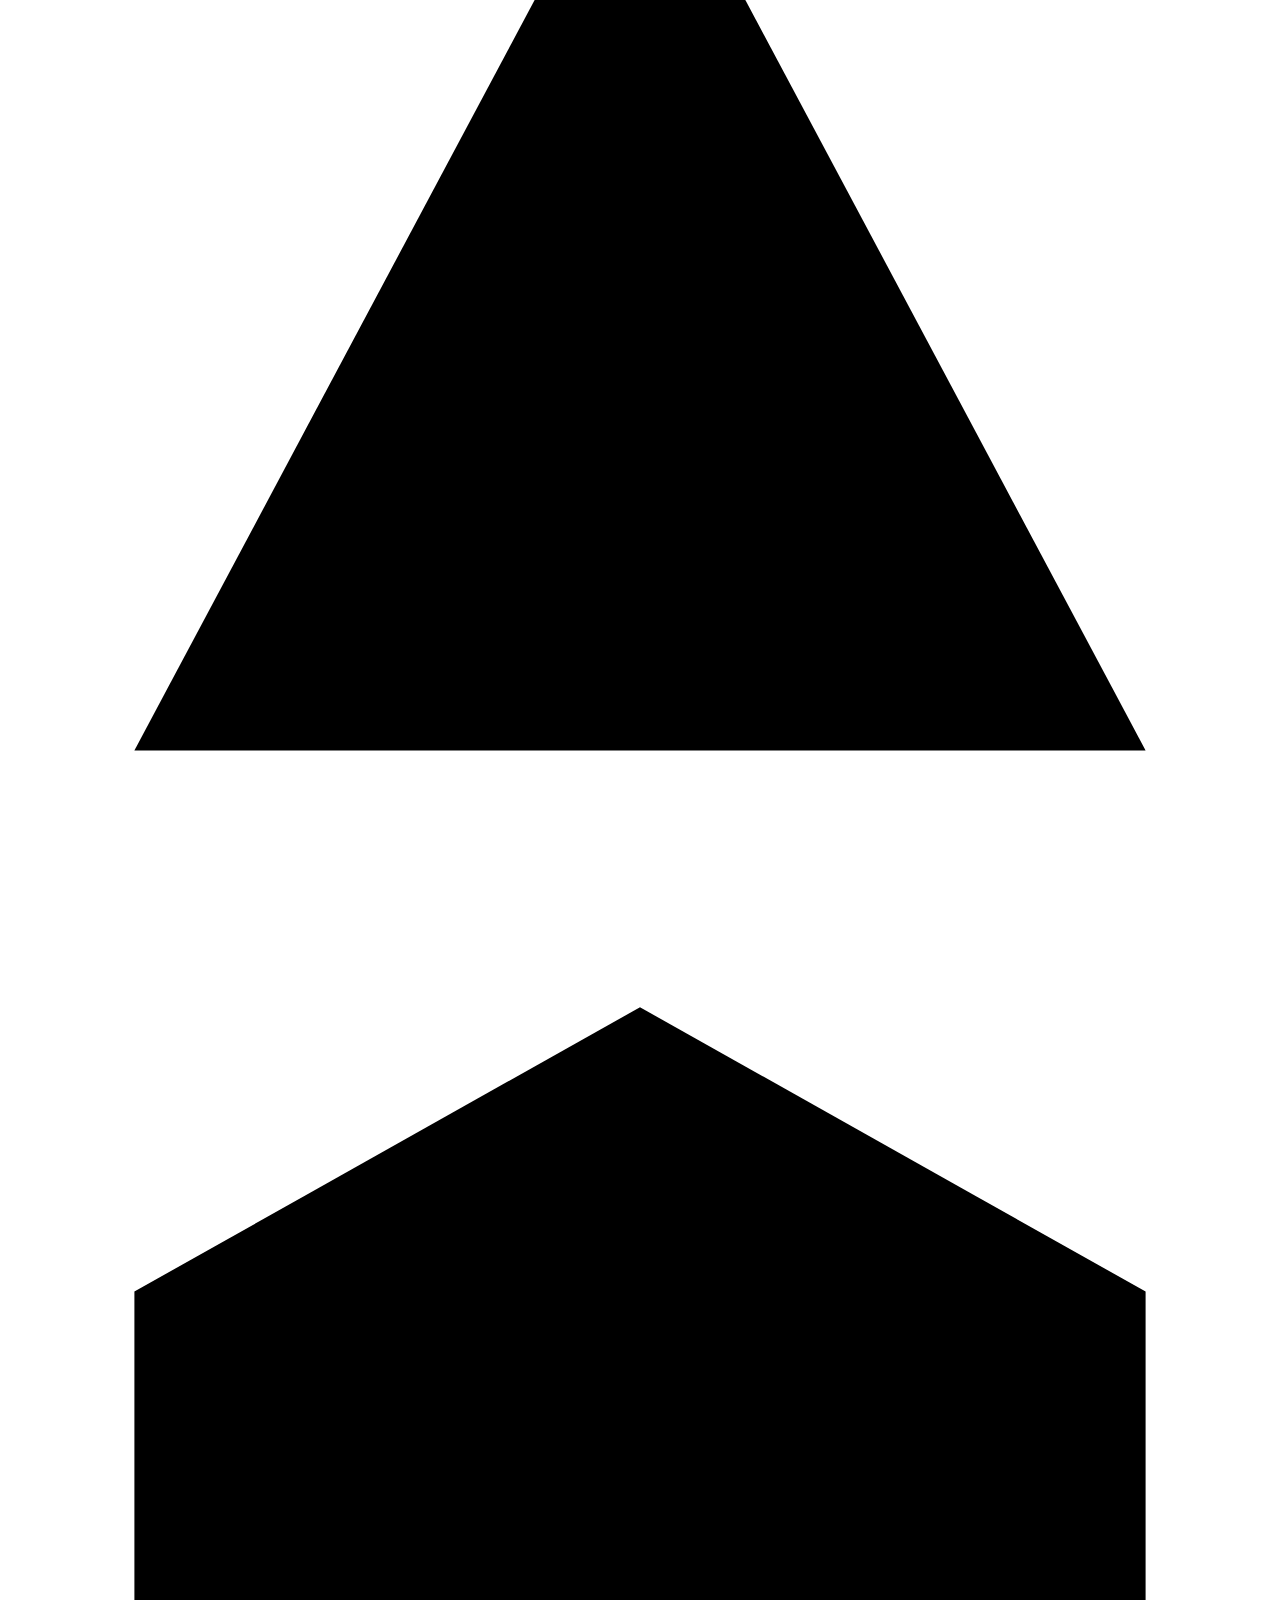
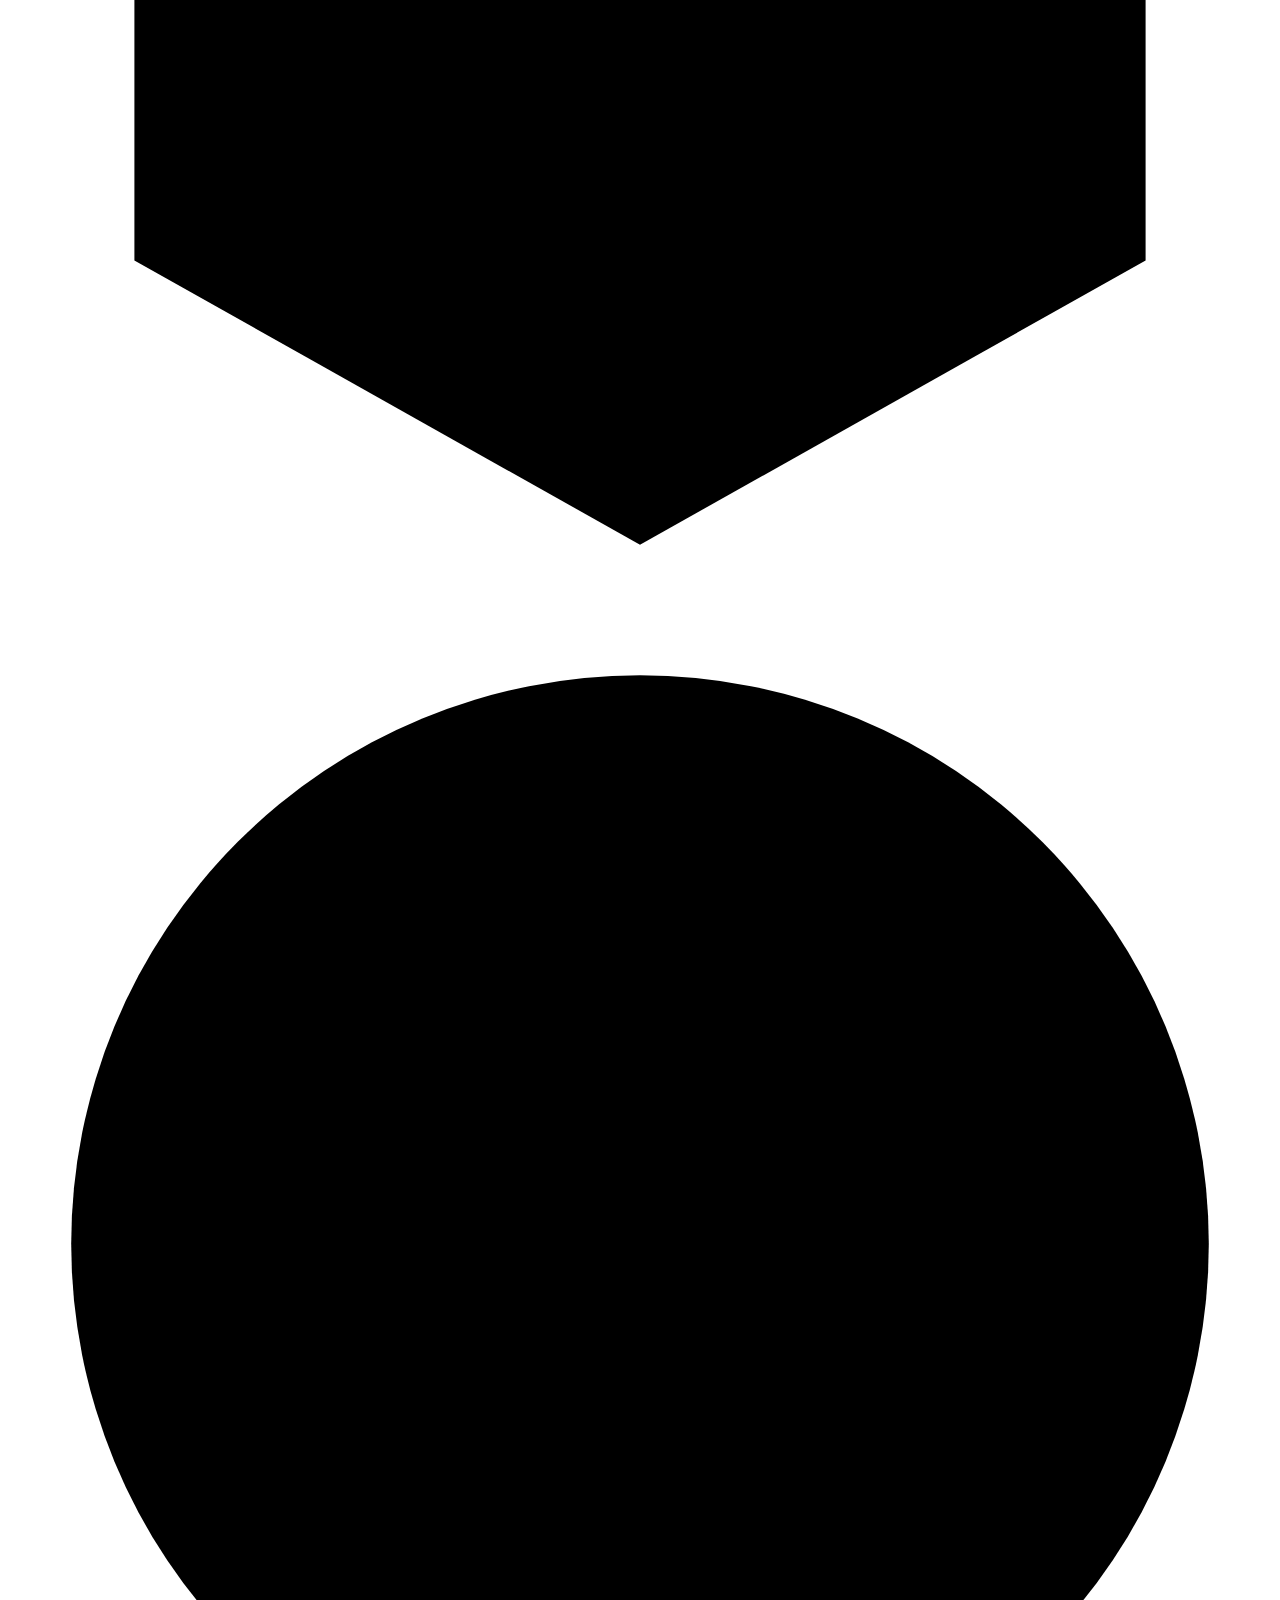
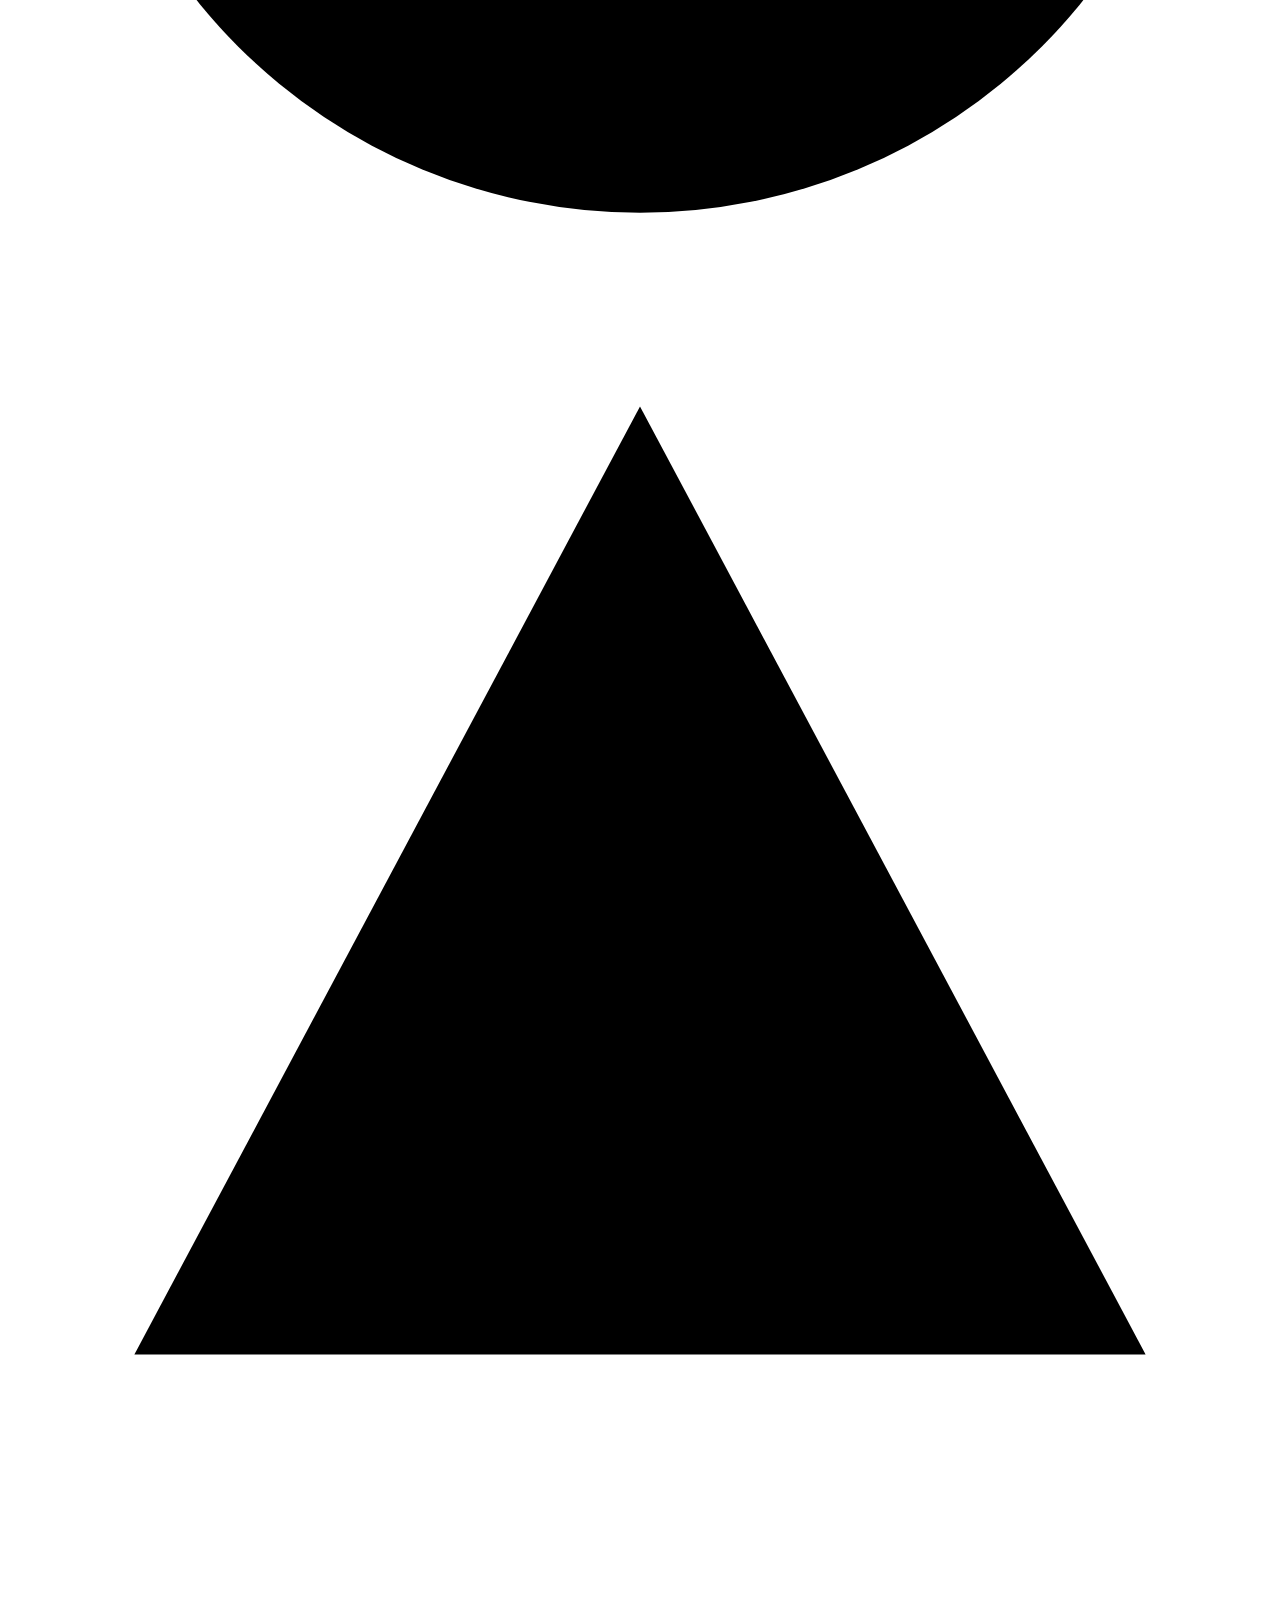
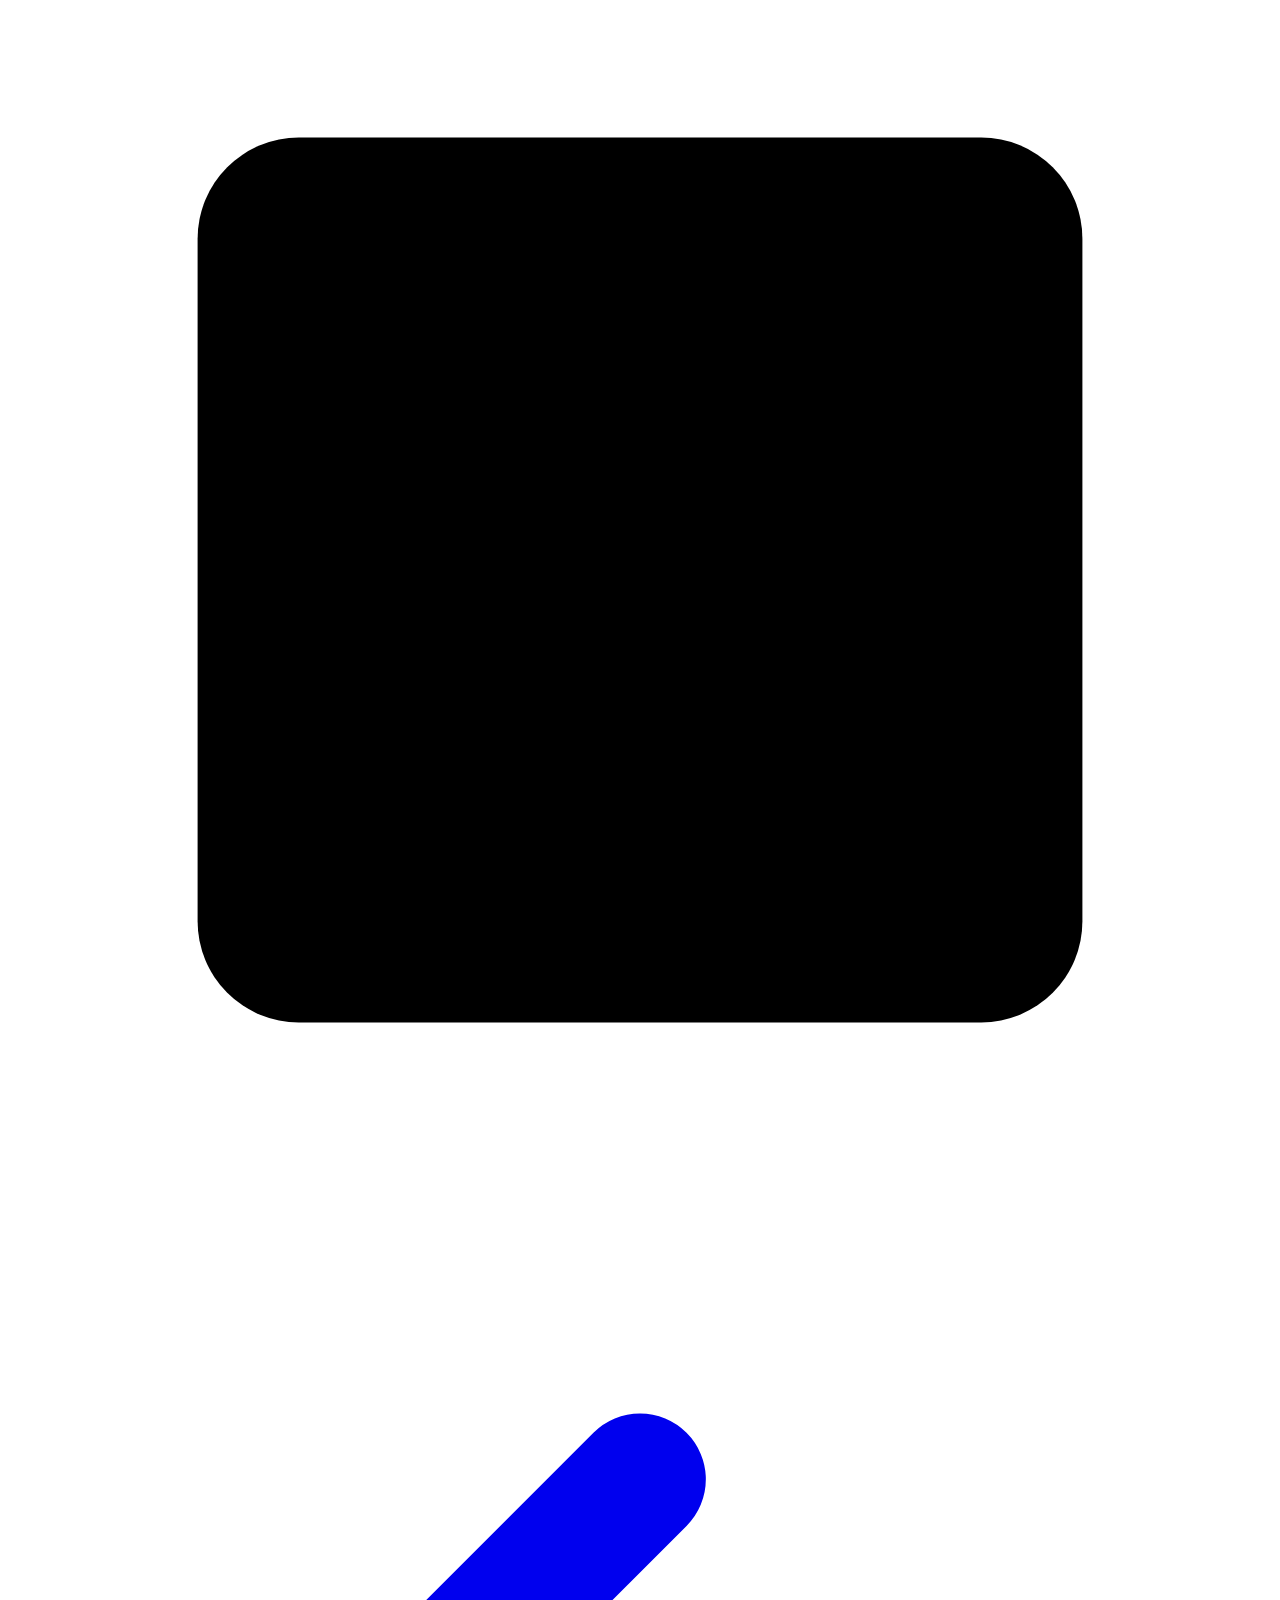
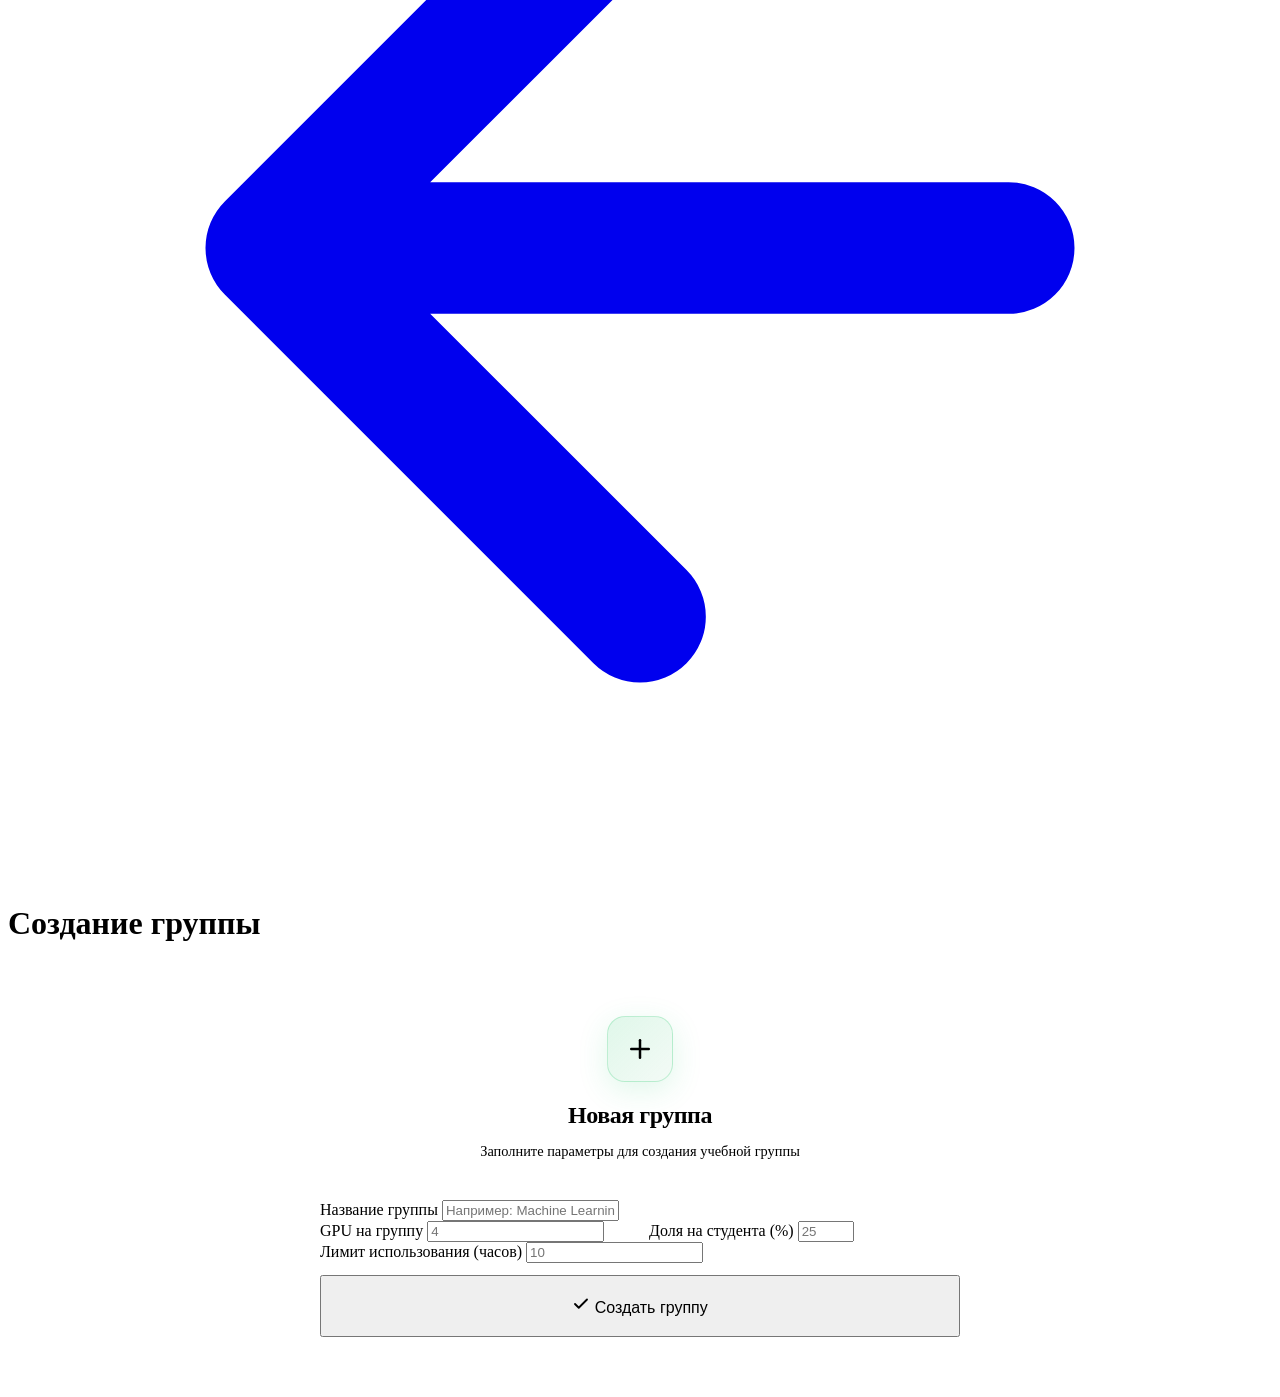
<file: adding_group.html>
<!DOCTYPE html>
<html lang="ru">
<head>
    <meta charset="UTF-8">
    <meta name="viewport" content="width=device-width, initial-scale=1.0">
    <title>Создание группы — GPU Platform</title>
    <link rel="stylesheet" href="style.css">
    <style>
        .form-container {
            max-width: 640px;
            margin: 0 auto;
            padding: 52px;
        }

        .form-header {
            margin-bottom: 40px;
            text-align: center;
        }

        .form-header-icon {
            width: 64px; height: 64px;
            border-radius: 18px;
            background: linear-gradient(135deg, rgba(46,204,113,0.15), rgba(22,163,74,0.05));
            border: 1px solid rgba(46,204,113,0.25);
            display: flex; align-items: center; justify-content: center;
            margin: 0 auto 20px;
            color: var(--accent-bright);
            box-shadow: 0 8px 30px rgba(46,204,113,0.15);
        }

        .form-header-icon svg { width: 30px; height: 30px; }

        .form-header h2 {
            font-size: 1.5rem;
            font-weight: 800;
            letter-spacing: -0.02em;
            margin-bottom: 8px;
        }

        .form-header p {
            color: var(--text-secondary);
            font-size: 0.9rem;
        }

        .form-row {
            display: grid;
            grid-template-columns: 1fr 1fr;
            gap: 18px;
        }

        .submit-btn {
            width: 100%;
            margin-top: 12px;
            padding: 18px;
            font-size: 1rem;
        }

        @media (max-width: 600px) {
            .form-row { grid-template-columns: 1fr; }
            .form-container { padding: 32px 24px; }
        }
    </style>
</head>
<body>
    <!-- ============================================
     ФОНОВАЯ ГЕОМЕТРИЯ
     ============================================ -->
<div class="background-decor" id="backgroundDecor">

    <!-- SVG-градиент (один раз на страницу) -->
    <svg width="0" height="0" style="position:absolute;">
        <defs>
            <linearGradient id="gradGreen" x1="0%" y1="0%" x2="100%" y2="100%">
                <stop offset="0%" stop-color="#2ecc71" stop-opacity="0.8"/>
                <stop offset="100%" stop-color="#16a34a" stop-opacity="0.2"/>
            </linearGradient>
        </defs>
    </svg>

    <!-- Треугольник 1 -->
    <div class="decor-shape triangle-1" data-speed="0.4">
        <svg viewBox="0 0 100 100">
            <polygon points="50,10 90,85 10,85"/>
        </svg>
    </div>

    <!-- Треугольник 2 -->
    <div class="decor-shape triangle-2" data-speed="0.6">
        <svg viewBox="0 0 100 100">
            <polygon points="50,10 90,85 10,85"/>
        </svg>
    </div>

    <!-- Гексагон -->
    <div class="decor-shape hexagon" data-speed="0.3">
        <svg viewBox="0 0 100 100">
            <polygon points="50,5 90,27.5 90,72.5 50,95 10,72.5 10,27.5"/>
        </svg>
    </div>

    <!-- Кольцо -->
    <div class="decor-shape ring" data-speed="0.5">
        <svg viewBox="0 0 100 100">
            <circle cx="50" cy="50" r="45"/>
            <circle cx="50" cy="50" r="30" opacity="0.5"/>
        </svg>
    </div>

    <!-- Маленький треугольник -->
    <div class="decor-shape triangle-small" data-speed="0.8">
        <svg viewBox="0 0 100 100">
            <polygon points="50,10 90,85 10,85"/>
        </svg>
    </div>

    <!-- Квадрат -->
    <div class="decor-shape square-rotated" data-speed="0.45">
        <svg viewBox="0 0 100 100">
            <rect x="15" y="15" width="70" height="70" rx="8"/>
        </svg>
    </div>
</div>

    <div class="page-wrapper">
        <div class="top-bar">
            <a href="user_main.html" class="back-btn">
                <svg viewBox="0 0 24 24" fill="none" stroke="currentColor" stroke-width="2.5" stroke-linecap="round" stroke-linejoin="round">
                    <path d="M19 12H5M12 19l-7-7 7-7"/>
                </svg>
            </a>
            <h1 class="page-title">Создание группы</h1>
        </div>

        <div class="form-container glass-panel fade-in">
            <div class="form-header">
                <div class="form-header-icon">
                    <svg viewBox="0 0 24 24" fill="none" stroke="currentColor" stroke-width="2" stroke-linecap="round" stroke-linejoin="round">
                        <line x1="12" y1="5" x2="12" y2="19"/>
                        <line x1="5" y1="12" x2="19" y2="12"/>
                    </svg>
                </div>
                <h2>Новая группа</h2>
                <p>Заполните параметры для создания учебной группы</p>
            </div>

            <form id="createGroupForm">
                <div class="form-group">
                    <label class="form-label">Название группы</label>
                    <input type="text" class="form-input" placeholder="Например: Machine Learning Basics" required>
                </div>

                <div class="form-row">
                    <div class="form-group">
                        <label class="form-label">GPU на группу</label>
                        <input type="number" class="form-input" placeholder="4" min="1" required>
                    </div>
                    <div class="form-group">
                        <label class="form-label">Доля на студента (%)</label>
                        <input type="number" class="form-input" placeholder="25" min="1" max="100" required>
                    </div>
                </div>

                <div class="form-group">
                    <label class="form-label">Лимит использования (часов)</label>
                    <input type="number" class="form-input" placeholder="10" min="1" required>
                </div>

                <button type="submit" class="btn btn-primary submit-btn">
                    <svg width="18" height="18" viewBox="0 0 24 24" fill="none" stroke="currentColor" stroke-width="2.5" stroke-linecap="round" stroke-linejoin="round">
                        <polyline points="20 6 9 17 4 12"/>
                    </svg>
                    Создать группу
                </button>
            </form>
        </div>
    </div>

    <script src="script.js"></script>
</body>
</html>
</file>
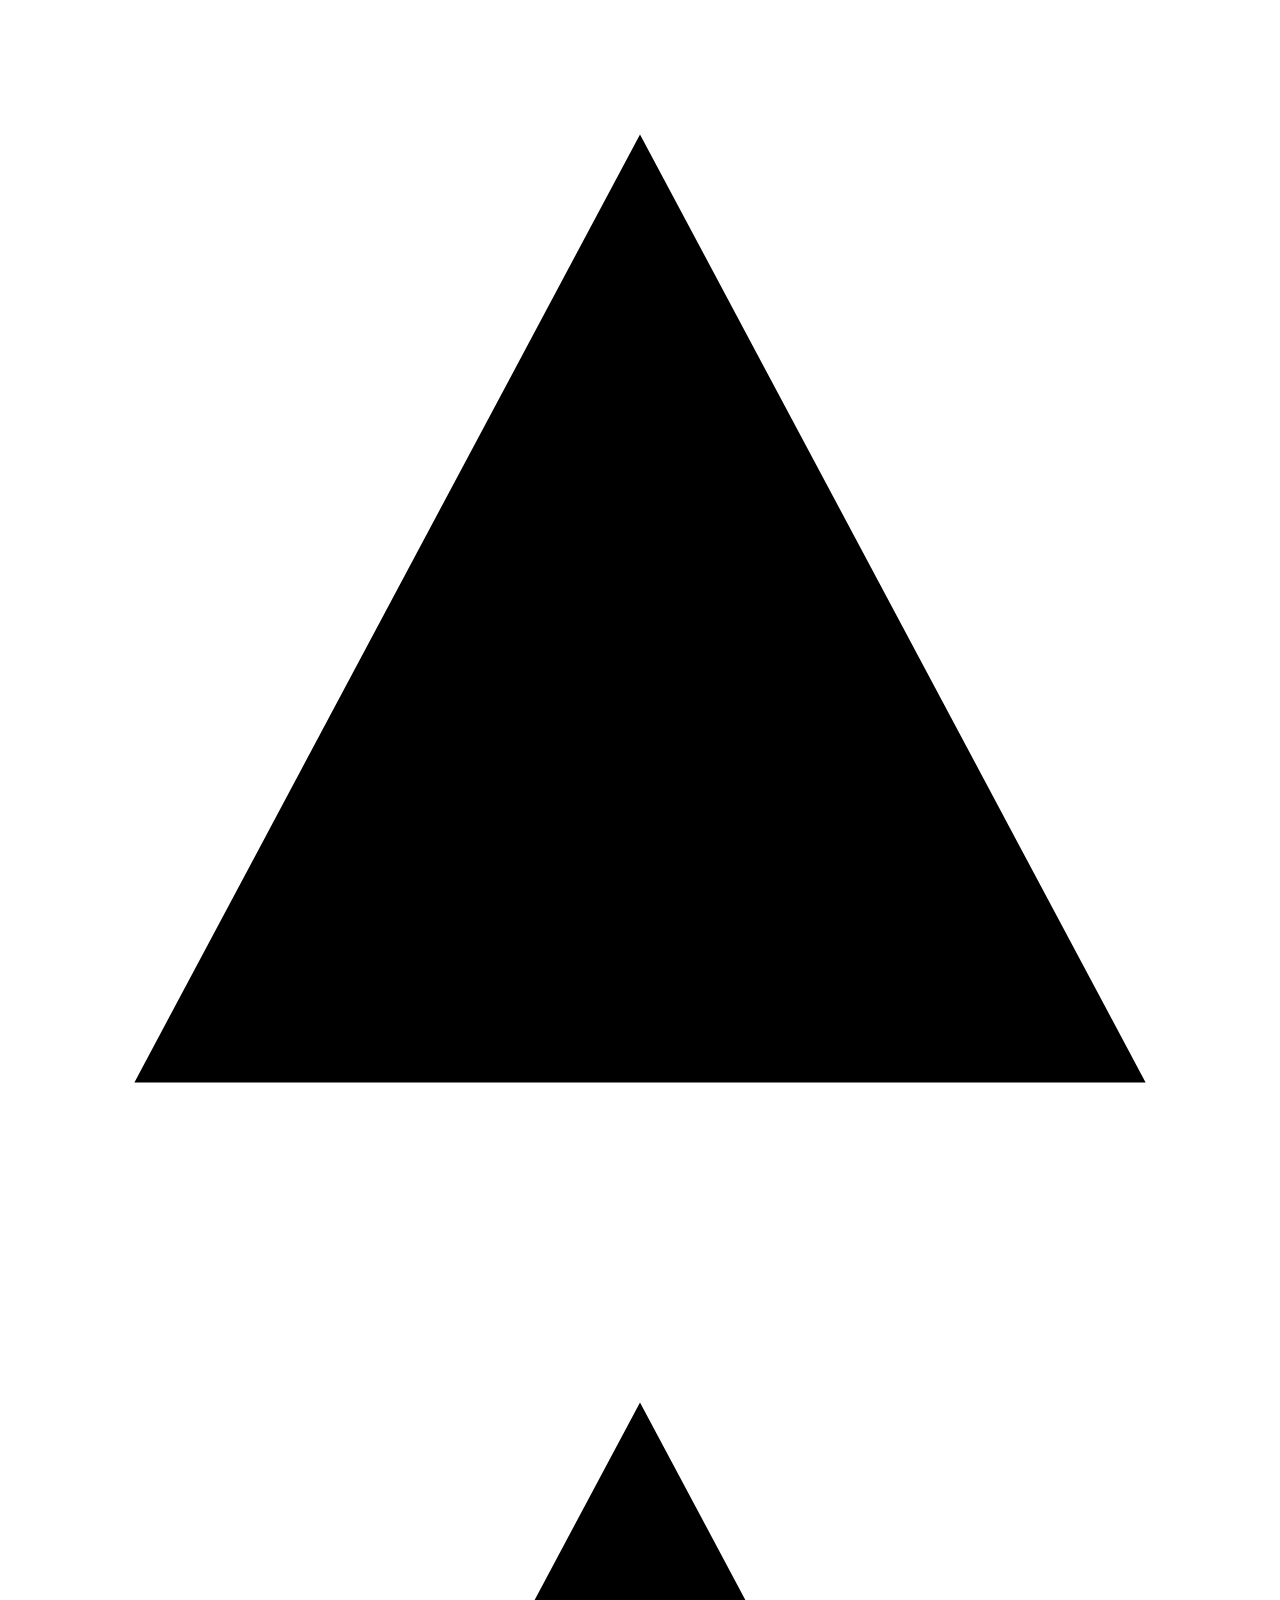
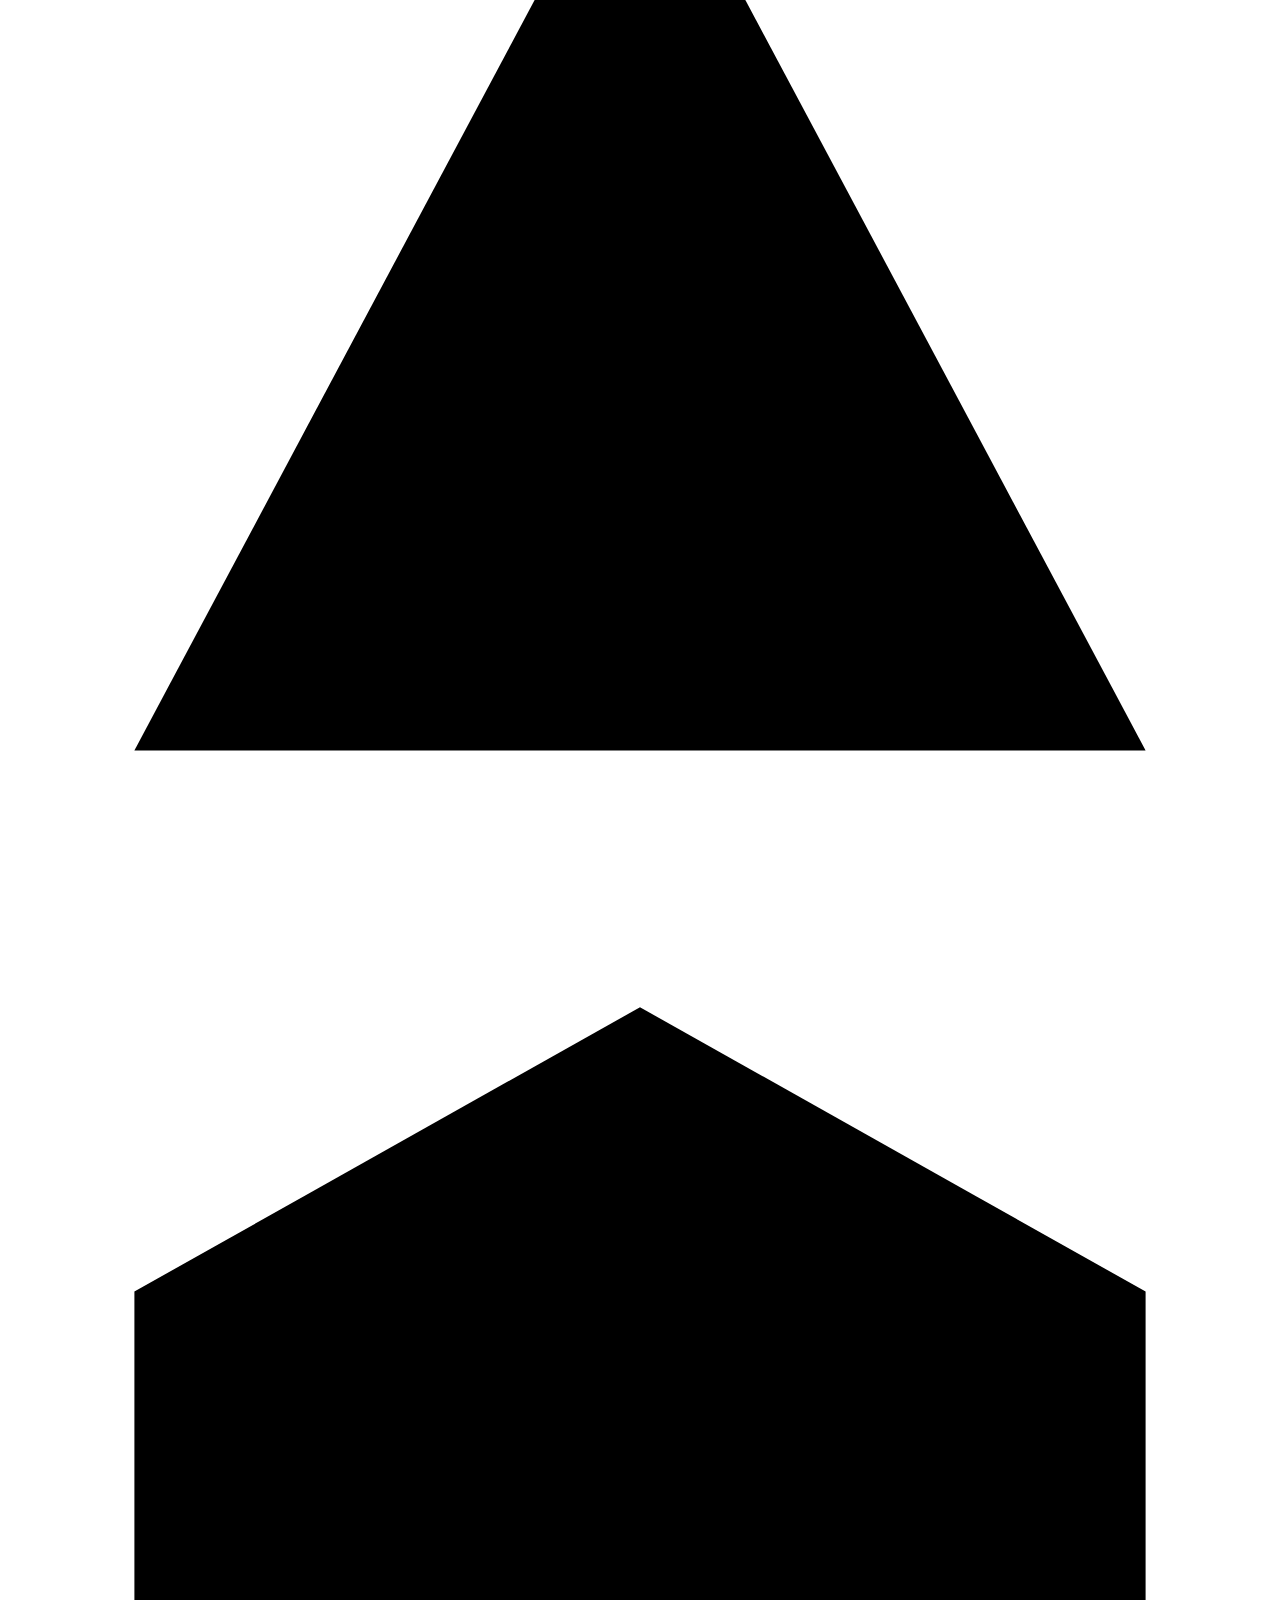
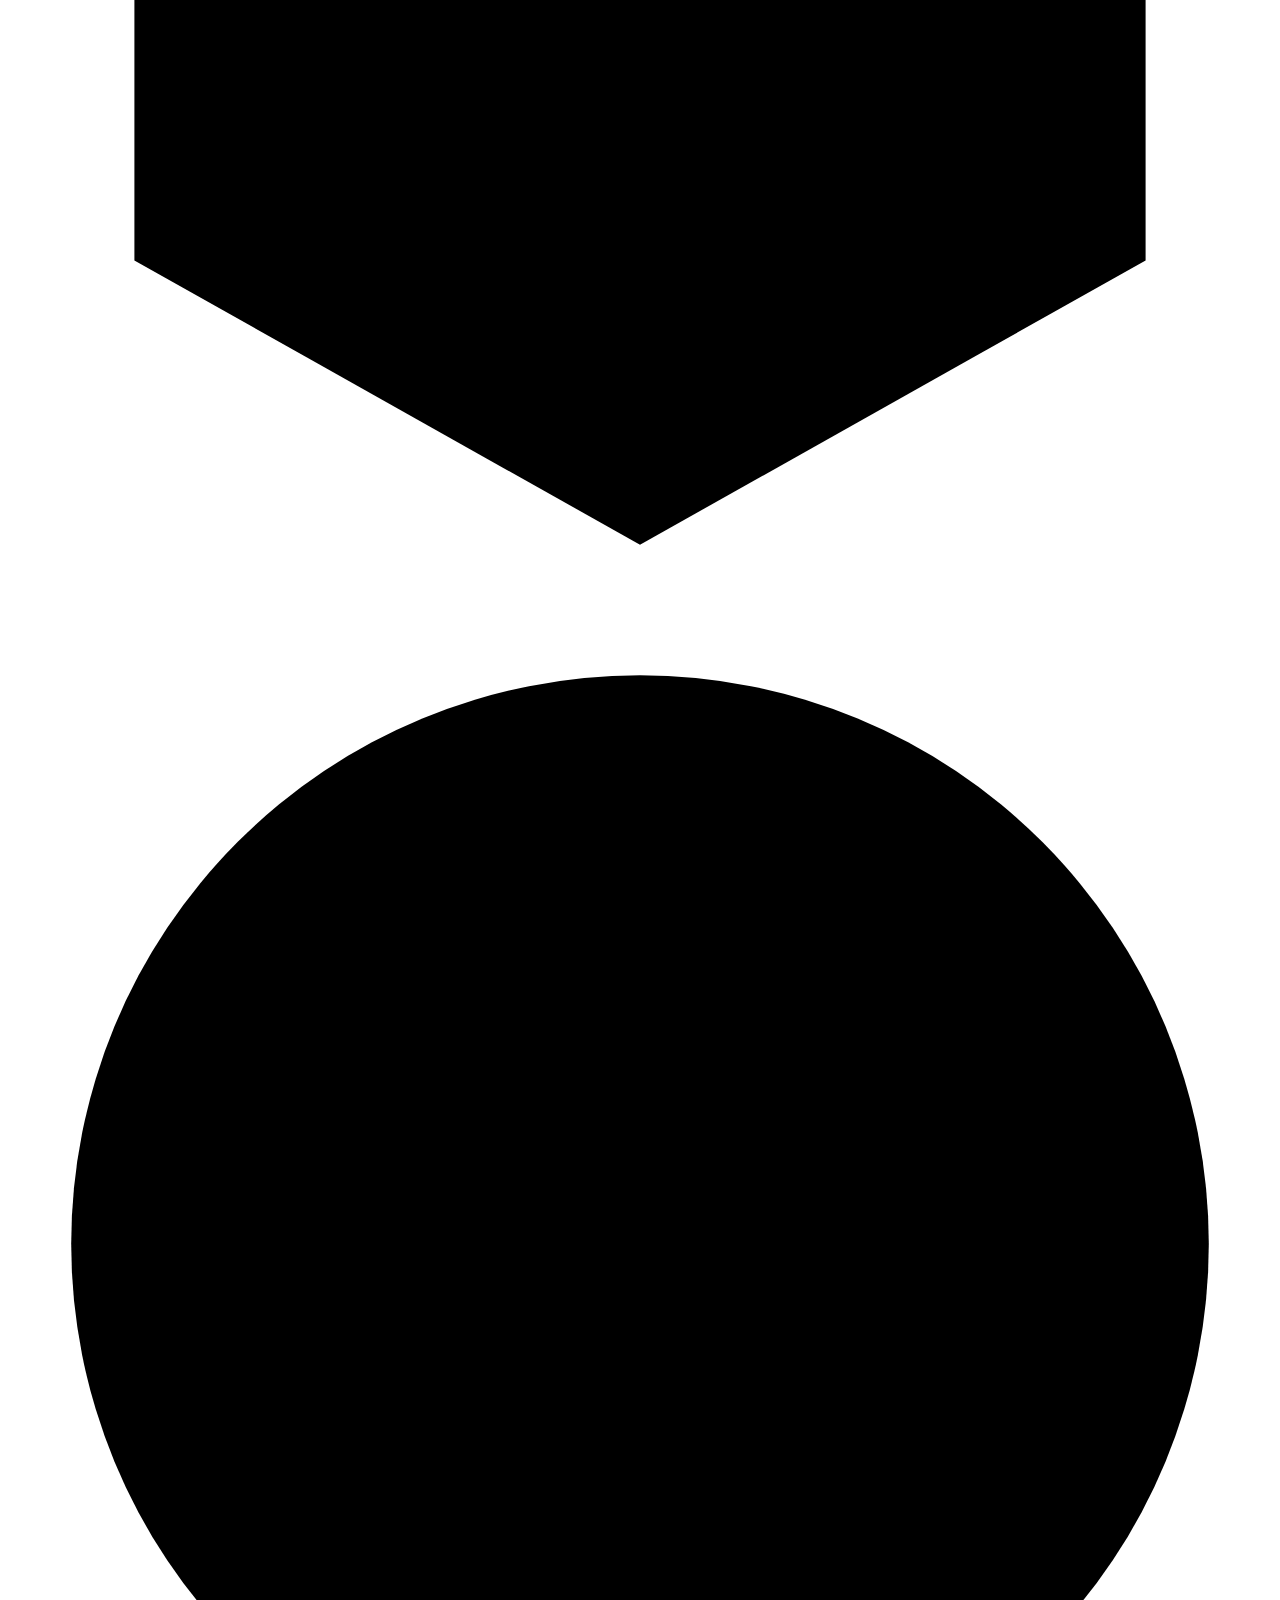
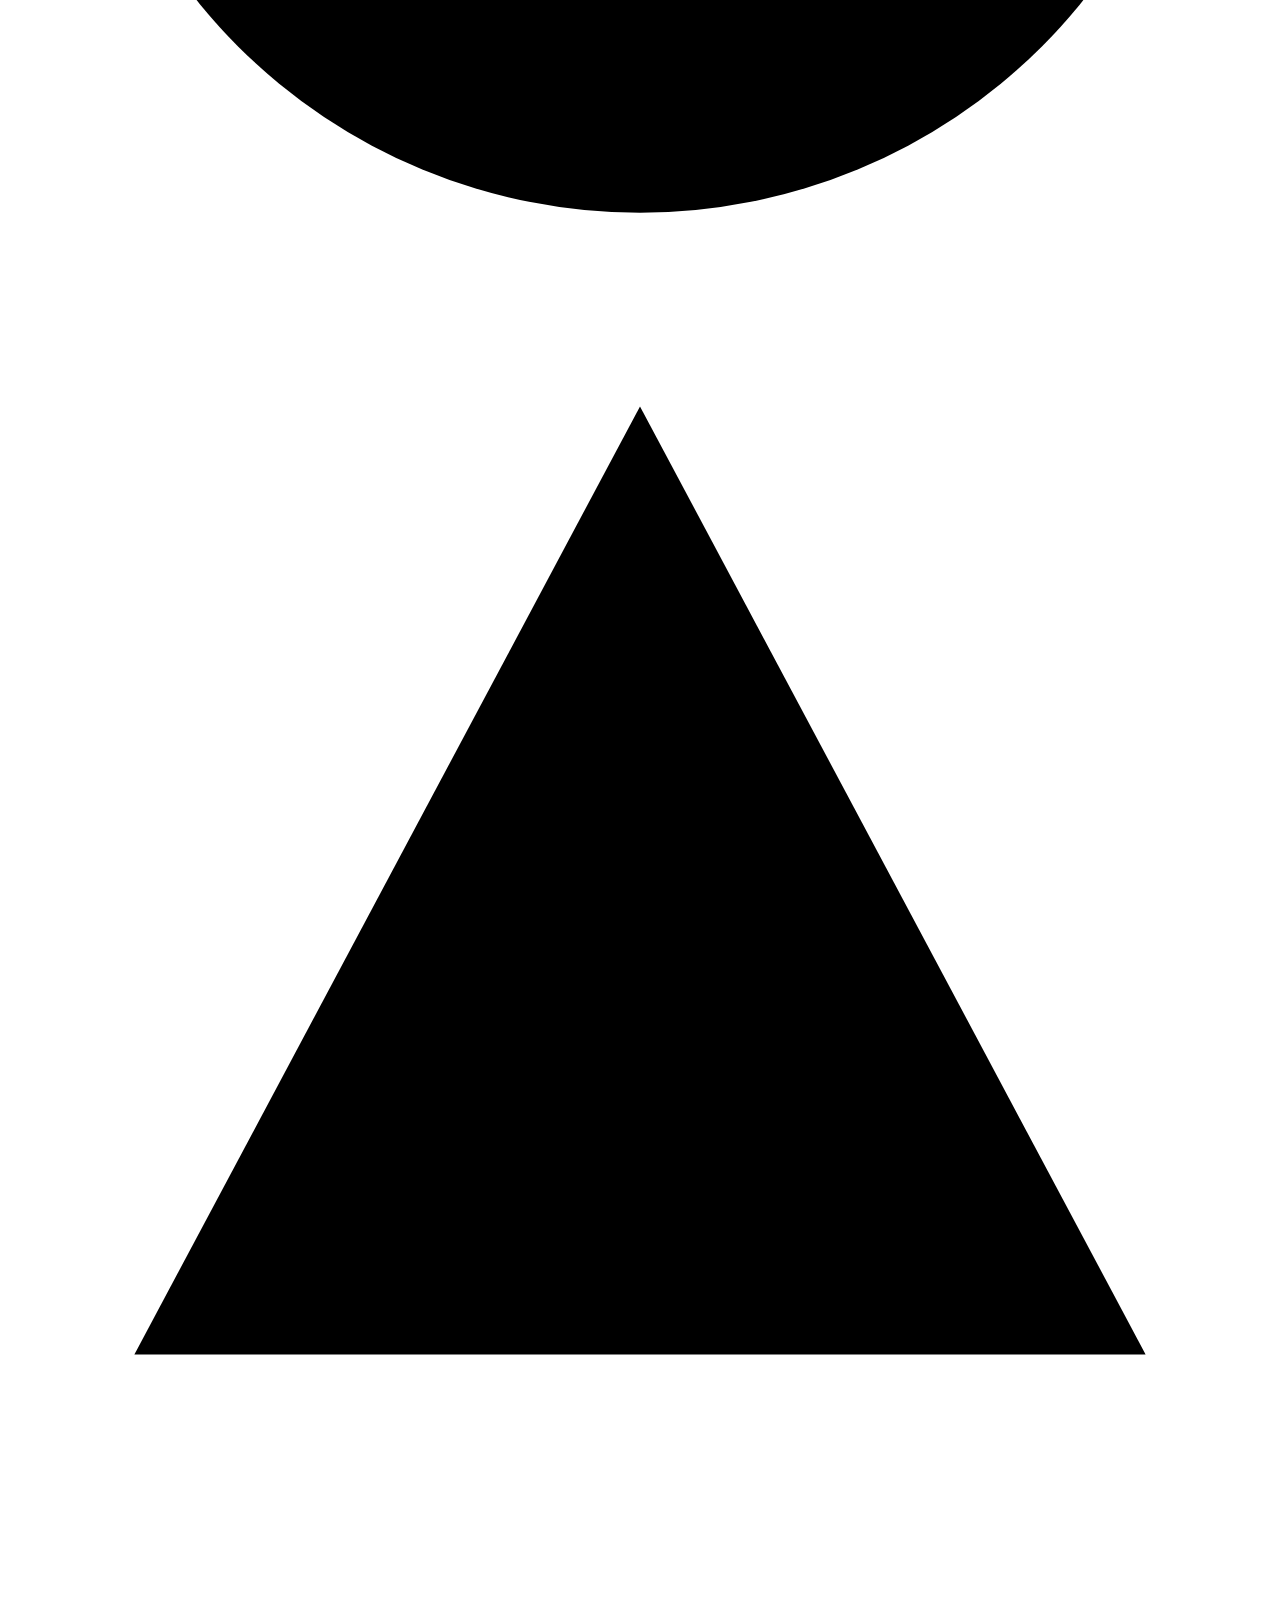
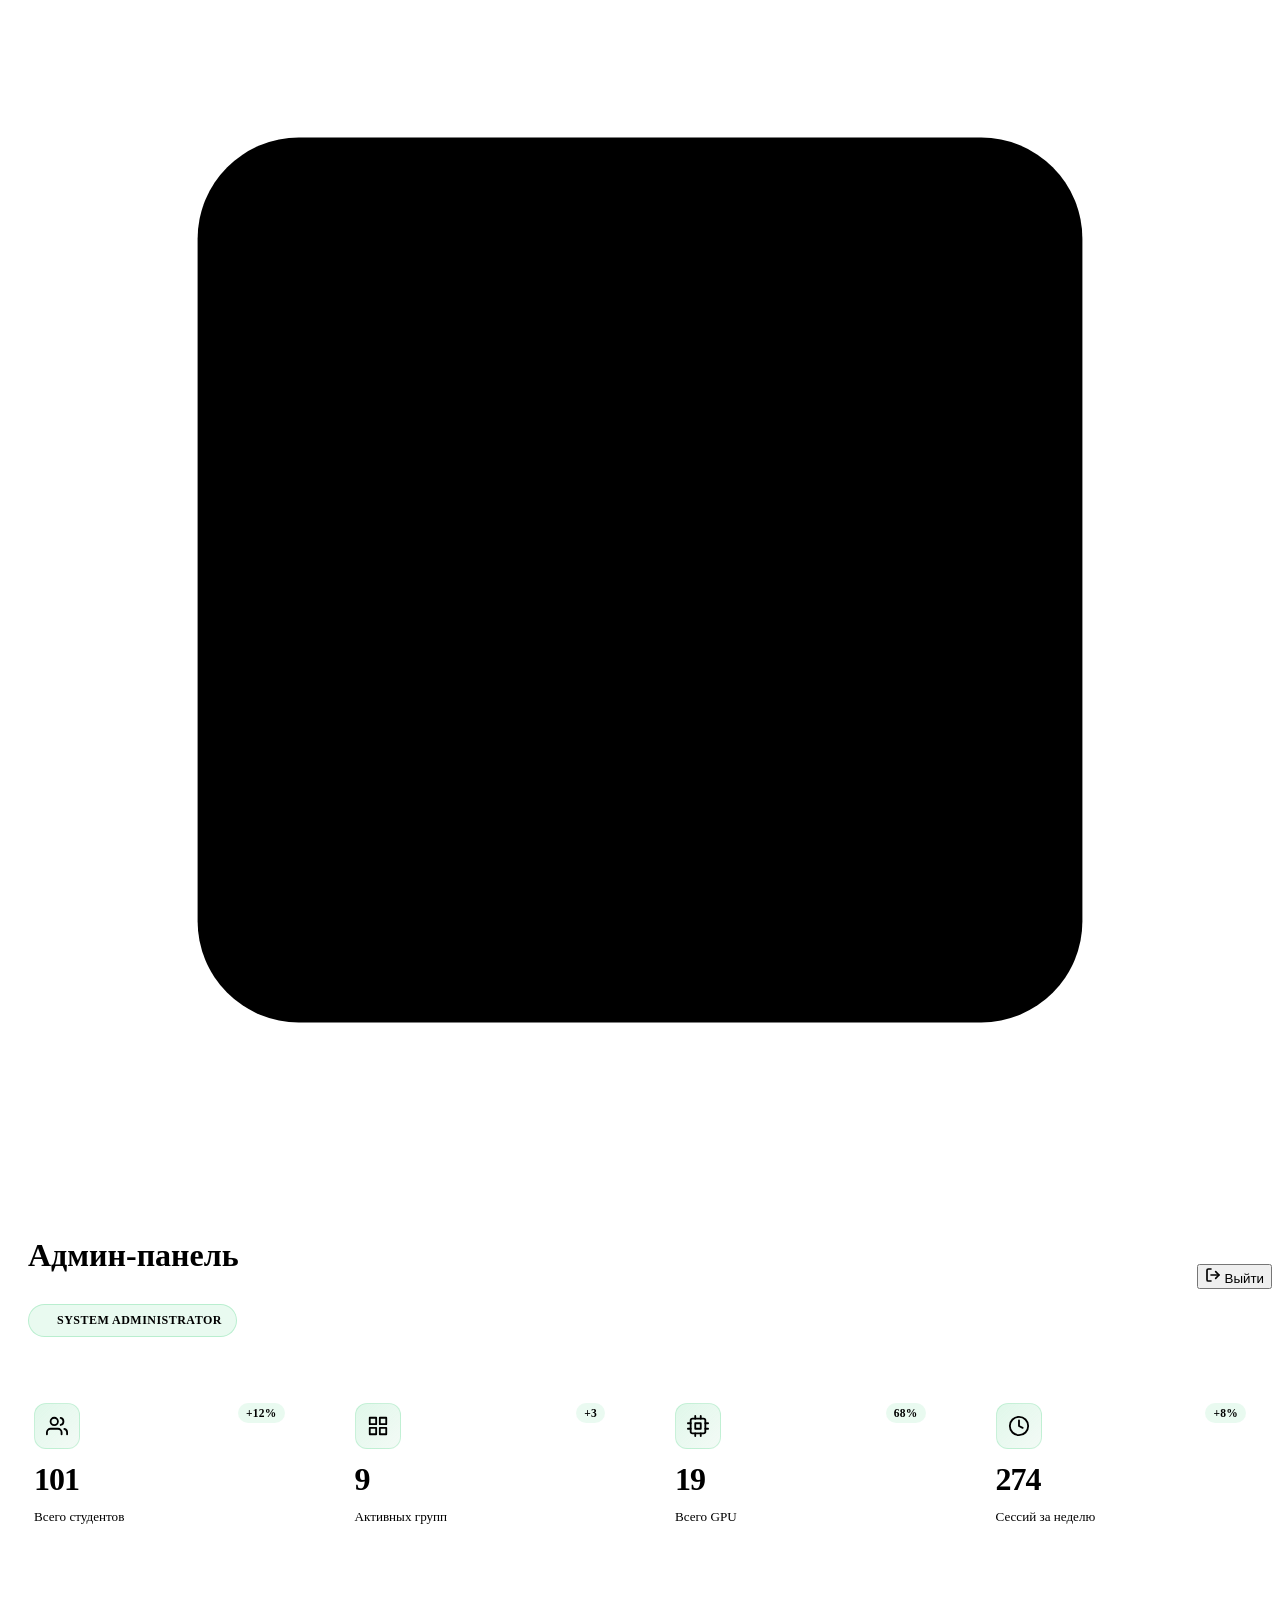
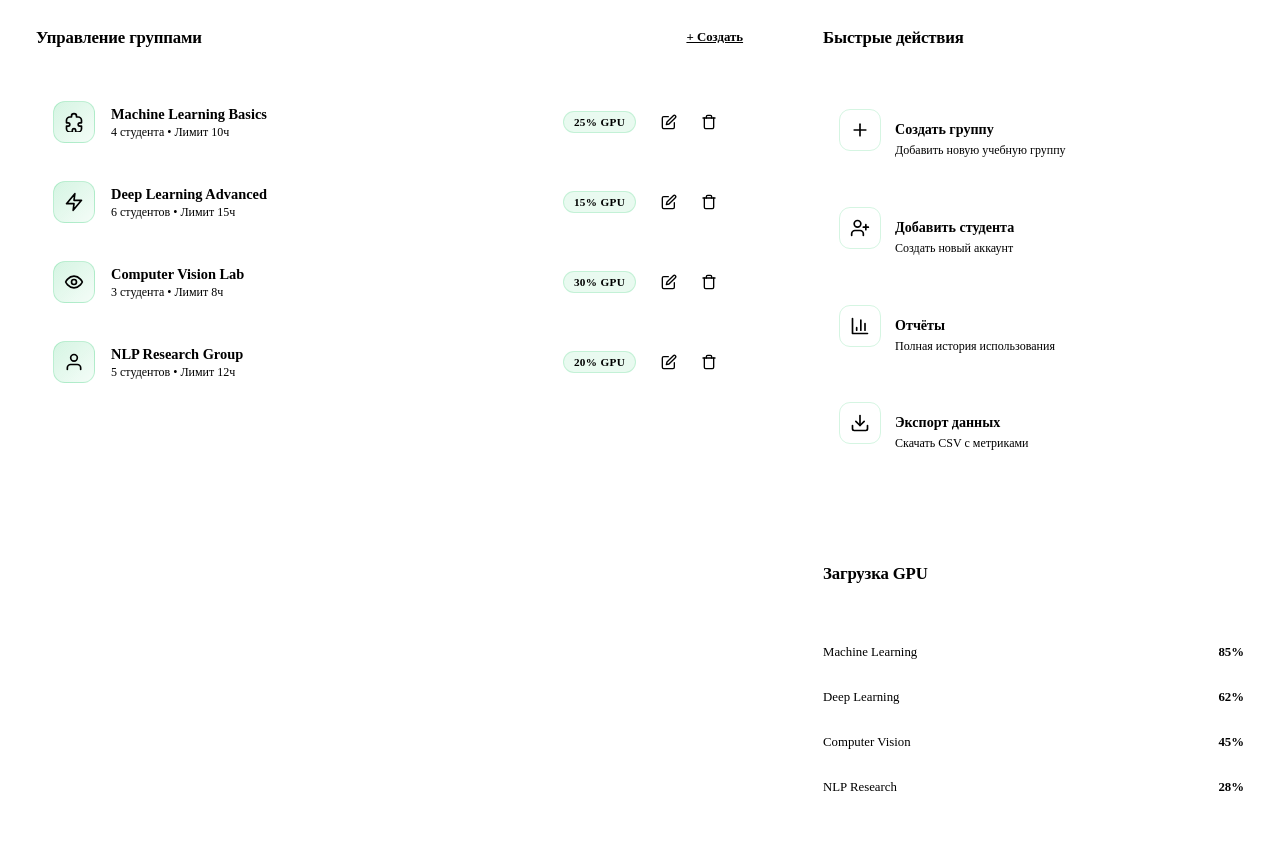
<file: admin_panel.html>
<!DOCTYPE html>
<html lang="ru">
<head>
    <meta charset="UTF-8">
    <meta name="viewport" content="width=device-width, initial-scale=1.0">
    <title>Админ-панель — GPU Platform</title>
    <link rel="stylesheet" href="style.css">
    <style>
        /* ---- Заголовок админки ---- */
        .admin-header {
            display: flex;
            justify-content: space-between;
            align-items: center;
            margin-bottom: 40px;
            flex-wrap: wrap;
            gap: 20px;
        }

        .admin-header-left {
            display: flex;
            align-items: center;
            gap: 20px;
        }

        .admin-badge {
            display: inline-flex;
            align-items: center;
            gap: 8px;
            padding: 8px 14px;
            background: rgba(46, 204, 113, 0.1);
            border: 1px solid rgba(46, 204, 113, 0.25);
            border-radius: 100px;
            font-size: 0.75rem;
            font-weight: 700;
            color: var(--accent-bright);
            letter-spacing: 0.04em;
            text-transform: uppercase;
        }

        .admin-badge::before {
            content: '';
            width: 6px; height: 6px;
            border-radius: 50%;
            background: var(--accent-bright);
            box-shadow: 0 0 10px var(--accent-bright);
            animation: pulse-dot 2s ease-in-out infinite;
        }

        @keyframes pulse-dot {
            0%, 100% { opacity: 1; }
            50% { opacity: 0.3; }
        }

        /* ---- Статистика ---- */
        .stats-grid {
            display: grid;
            grid-template-columns: repeat(auto-fit, minmax(220px, 1fr));
            gap: 18px;
            margin-bottom: 32px;
        }

        .stat-card {
            padding: 26px;
            display: flex;
            flex-direction: column;
            gap: 14px;
            transition: all 0.4s var(--ease);
            position: relative;
            overflow: hidden;
        }

        .stat-card::before {
            content: '';
            position: absolute;
            top: 0; left: 0; right: 0;
            height: 2px;
            background: linear-gradient(90deg, transparent, var(--accent), transparent);
            opacity: 0;
            transition: opacity 0.4s;
        }

        .stat-card:hover {
            transform: translateY(-4px);
            border-color: rgba(46, 204, 113, 0.25);
        }

        .stat-card:hover::before { opacity: 1; }

        .stat-header {
            display: flex;
            justify-content: space-between;
            align-items: flex-start;
        }

        .stat-icon {
            width: 44px; height: 44px;
            border-radius: 12px;
            background: linear-gradient(135deg, rgba(46,204,113,0.15), rgba(22,163,74,0.05));
            border: 1px solid rgba(46,204,113,0.2);
            display: flex; align-items: center; justify-content: center;
            color: var(--accent-bright);
        }

        .stat-icon svg { width: 22px; height: 22px; }

        .stat-trend {
            font-size: 0.72rem;
            font-weight: 700;
            color: var(--accent-bright);
            padding: 4px 8px;
            background: rgba(46,204,113,0.1);
            border-radius: 100px;
            letter-spacing: 0.02em;
        }

        .stat-value {
            font-size: 2rem;
            font-weight: 800;
            letter-spacing: -0.03em;
            line-height: 1;
            font-variant-numeric: tabular-nums;
        }

        .stat-label {
            font-size: 0.82rem;
            color: var(--text-secondary);
            font-weight: 500;
        }

        /* ---- Секции ---- */
        .admin-grid {
            display: grid;
            grid-template-columns: 1.6fr 1fr;
            gap: 24px;
        }

        .section-card {
            padding: 28px;
        }

        .section-head {
            display: flex;
            justify-content: space-between;
            align-items: center;
            margin-bottom: 22px;
        }

        .section-head h3 {
            font-size: 1.05rem;
            font-weight: 700;
            letter-spacing: -0.01em;
        }

        .section-link {
            color: var(--accent);
            font-size: 0.8rem;
            font-weight: 600;
            transition: all 0.3s var(--ease);
        }

        .section-link:hover { color: var(--accent-bright); }

        /* ---- Таблица групп ---- */
        .group-row {
            display: grid;
            grid-template-columns: auto 1fr auto auto;
            align-items: center;
            gap: 16px;
            padding: 14px 16px;
            border-radius: var(--radius-md);
            background: rgba(255,255,255,0.02);
            border: 1px solid transparent;
            margin-bottom: 8px;
            transition: all 0.35s var(--ease);
        }

        .group-row:hover {
            background: rgba(46, 204, 113, 0.05);
            border-color: rgba(46, 204, 113, 0.15);
            transform: translateX(4px);
        }

        .group-avatar {
            width: 40px; height: 40px;
            border-radius: 12px;
            background: linear-gradient(135deg, rgba(46,204,113,0.2), rgba(46,204,113,0.05));
            border: 1px solid rgba(46,204,113,0.25);
            display: flex; align-items: center; justify-content: center;
            color: var(--accent-bright);
            flex-shrink: 0;
        }

        .group-avatar svg { width: 20px; height: 20px; }

        .group-row-name {
            font-size: 0.9rem;
            font-weight: 600;
            line-height: 1.3;
        }

        .group-row-meta {
            font-size: 0.75rem;
            color: var(--text-secondary);
            margin-top: 2px;
        }

        .group-row-badge {
            padding: 4px 10px;
            border-radius: 100px;
            background: rgba(46,204,113,0.1);
            color: var(--accent-bright);
            font-size: 0.7rem;
            font-weight: 700;
            letter-spacing: 0.03em;
            border: 1px solid rgba(46,204,113,0.2);
            white-space: nowrap;
        }

        .row-actions {
            display: flex;
            gap: 6px;
        }

        .icon-btn {
            width: 34px; height: 34px;
            border-radius: 10px;
            border: 1px solid var(--glass-border);
            background: rgba(255,255,255,0.03);
            color: var(--text-secondary);
            display: flex; align-items: center; justify-content: center;
            cursor: pointer;
            transition: all 0.3s var(--ease);
        }

        .icon-btn svg { width: 16px; height: 16px; }

        .icon-btn:hover {
            background: var(--accent);
            border-color: var(--accent);
            color: #05130a;
            transform: translateY(-2px);
            box-shadow: 0 6px 18px var(--accent-glow);
        }

        .icon-btn.danger:hover {
            background: #ef4444;
            border-color: #ef4444;
            color: #fff;
            box-shadow: 0 6px 18px rgba(239, 68, 68, 0.4);
        }

        /* ---- Быстрые действия ---- */
        .quick-actions {
            display: flex;
            flex-direction: column;
            gap: 10px;
        }

        .quick-action {
            display: flex;
            align-items: center;
            gap: 14px;
            padding: 16px;
            border-radius: var(--radius-md);
            background: rgba(255,255,255,0.02);
            border: 1px solid var(--glass-border);
            cursor: pointer;
            transition: all 0.35s var(--ease);
            text-decoration: none;
            color: var(--text-primary);
        }

        .quick-action:hover {
            background: rgba(46, 204, 113, 0.06);
            border-color: rgba(46, 204, 113, 0.25);
            transform: translateY(-2px);
        }

        .quick-action-icon {
            width: 40px; height: 40px;
            border-radius: 11px;
            background: linear-gradient(135deg, rgba(46,204,113,0.15), rgba(46,204, drug, 0.05));
            border: 1px solid rgba(46,204,113,0.2);
            display: flex; align-items: center; justify-content: center;
            color: var(--accent-bright);
            flex-shrink: 0;
        }

        .quick-action-icon svg { width: 20px; height: 20px; }

        .quick-action-text h4 {
            font-size: 0.88rem;
            font-weight: 600;
            margin-bottom: 2px;
        }

        .quick-action-text span {
            font-size: 0.75rem;
            color: var(--text-secondary);
        }

        /* ---- Прогресс GPU ---- */
        .gpu-usage {
            margin-top: 22px;
            padding-top: 22px;
            border-top: 1px solid var(--glass-border);
        }

        .gpu-usage-title {
            font-size: 0.75rem;
            text-transform: uppercase;
            letter-spacing: 0.08em;
            color: var(--text-muted);
            font-weight: 700;
            margin-bottom: 16px;
        }

        .progress-item { margin-bottom: 16px; }

        .progress-item:last-child { margin-bottom: 0; }

        .progress-label {
            display: flex;
            justify-content: space-between;
            font-size: 0.8rem;
            margin-bottom: 8px;
        }

        .progress-label span:first-child { color: var(--text-secondary); font-weight: 500; }
        .progress-label span:last-child { color: var(--accent-bright); font-weight: 700; font-variant-numeric: tabular-nums; }

        .progress-bar {
            height: 6px;
            background: rgba(255,255,255,0.05);
            border-radius: 100px;
            overflow: hidden;
        }

        .progress-fill {
            height: 100%;
            background: linear-gradient(90deg, var(--accent), var(--accent-bright));
            border-radius: 100px;
            box-shadow: 0 0 12px var(--accent-glow);
            transition: width 1.2s cubic-bezier(0.4, 0, 0.2, 1);
            width: 0;
        }

        @media (max-width: 980px) {
            .admin-grid { grid-template-columns: 1fr; }
        }
    </style>
</head>
<body>
    <!-- ============================================
     ФОНОВАЯ ГЕОМЕТРИЯ
     ============================================ -->
<div class="background-decor" id="backgroundDecor">

    <!-- SVG-градиент (один раз на страницу) -->
    <svg width="0" height="0" style="position:absolute;">
        <defs>
            <linearGradient id="gradGreen" x1="0%" y1="0%" x2="100%" y2="100%">
                <stop offset="0%" stop-color="#2ecc71" stop-opacity="0.8"/>
                <stop offset="100%" stop-color="#16a34a" stop-opacity="0.2"/>
            </linearGradient>
        </defs>
    </svg>

    <!-- Треугольник 1 -->
    <div class="decor-shape triangle-1" data-speed="0.4">
        <svg viewBox="0 0 100 100">
            <polygon points="50,10 90,85 10,85"/>
        </svg>
    </div>

    <!-- Треугольник 2 -->
    <div class="decor-shape triangle-2" data-speed="0.6">
        <svg viewBox="0 0 100 100">
            <polygon points="50,10 90,85 10,85"/>
        </svg>
    </div>

    <!-- Гексагон -->
    <div class="decor-shape hexagon" data-speed="0.3">
        <svg viewBox="0 0 100 100">
            <polygon points="50,5 90,27.5 90,72.5 50,95 10,72.5 10,27.5"/>
        </svg>
    </div>

    <!-- Кольцо -->
    <div class="decor-shape ring" data-speed="0.5">
        <svg viewBox="0 0 100 100">
            <circle cx="50" cy="50" r="45"/>
            <circle cx="50" cy="50" r="30" opacity="0.5"/>
        </svg>
    </div>

    <!-- Маленький треугольник -->
    <div class="decor-shape triangle-small" data-speed="0.8">
        <svg viewBox="0 0 100 100">
            <polygon points="50,10 90,85 10,85"/>
        </svg>
    </div>

    <!-- Квадрат -->
    <div class="decor-shape square-rotated" data-speed="0.45">
        <svg viewBox="0 0 100 100">
            <rect x="15" y="15" width="70" height="70" rx="8"/>
        </svg>
    </div>
</div>

    <div class="page-wrapper">

        <!-- Хедер -->
        <div class="admin-header fade-in">
            <div class="admin-header-left">
                <a href="index.html" class="back-btn">
                    <svg viewBox="0 0 24 24" fill="none" stroke="currentColor" stroke-width="2.5" stroke-linecap="round" stroke-linejoin="round">
                        <path d="M19 12H5M12 19l-7-7 7-7"/>
                    </svg>
                </a>
                <div>
                    <h1 class="page-title">Админ-панель</h1>
                    <div class="admin-badge" style="margin-top:8px;">System Administrator</div>
                </div>
            </div>
            <button class="btn btn-ghost" id="logoutBtn">
                <svg width="16" height="16" viewBox="0 0 24 24" fill="none" stroke="currentColor" stroke-width="2.5" stroke-linecap="round" stroke-linejoin="round">
                    <path d="M9 21H5a2 2 0 0 1-2-2V5a2 2 0 0 1 2-2h4"/>
                    <polyline points="16 17 21 12 16 7"/>
                    <line x1="21" y1="12" x2="9" y2="12"/>
                </svg>
                Выйти
            </button>
        </div>

        <!-- Статистика -->
        <div class="stats-grid">
            <div class="stat-card glass-panel fade-in-1">
                <div class="stat-header">
                    <div class="stat-icon">
                        <svg viewBox="0 0 24 24" fill="none" stroke="currentColor" stroke-width="2" stroke-linecap="round" stroke-linejoin="round">
                            <path d="M17 21v-2a4 4 0 0 0-4-4H5a4 4 0 0 0-4 4v2"/>
                            <circle cx="9" cy="7" r="4"/>
                            <path d="M23 21v-2a4 4 0 0 0-3-3.87M16 3.13a4 4 0 0 1 0 7.75"/>
                        </svg>
                    </div>
                    <span class="stat-trend">+12%</span>
                </div>
                <div class="stat-value" data-count="128">0</div>
                <div class="stat-label">Всего студентов</div>
            </div>

            <div class="stat-card glass-panel fade-in-1">
                <div class="stat-header">
                    <div class="stat-icon">
                        <svg viewBox="0 0 24 24" fill="none" stroke="currentColor" stroke-width="2" stroke-linecap="round" stroke-linejoin="round">
                            <rect x="3" y="3" width="7" height="7"/>
                            <rect x="14" y="3" width="7" height="7"/>
                            <rect x="14" y="14" width="7" height="7"/>
                            <rect x="3" y="14" width="7" height="7"/>
                        </svg>
                    </div>
                    <span class="stat-trend">+3</span>
                </div>
                <div class="stat-value" data-count="12">0</div>
                <div class="stat-label">Активных групп</div>
            </div>

            <div class="stat-card glass-panel fade-in-2">
                <div class="stat-header">
                    <div class="stat-icon">
                        <svg viewBox="0 0 24 24" fill="none" stroke="currentColor" stroke-width="2" stroke-linecap="round" stroke-linejoin="round">
                            <rect x="4" y="4" width="16" height="16" rx="2"/>
                            <rect x="9" y="9" width="6" height="6"/>
                            <path d="M9 1v3M15 1v3M9 20v3M15 20v3M1 9h3M1 15h3M20 9h3M20 15h3"/>
                        </svg>
                    </div>
                    <span class="stat-trend">68%</span>
                </div>
                <div class="stat-value" data-count="24">0</div>
                <div class="stat-label">Всего GPU</div>
            </div>

            <div class="stat-card glass-panel fade-in-2">
                <div class="stat-header">
                    <div class="stat-icon">
                        <svg viewBox="0 0 24 24" fill="none" stroke="currentColor" stroke-width="2" stroke-linecap="round" stroke-linejoin="round">
                            <circle cx="12" cy="12" r="10"/>
                            <polyline points="12 6 12 12 16 14"/>
                        </svg>
                    </div>
                    <span class="stat-trend">+8%</span>
                </div>
                <div class="stat-value" data-count="347">0</div>
                <div class="stat-label">Сессий за неделю</div>
            </div>
        </div>

        <!-- Основной контент -->
        <div class="admin-grid">

            <!-- Левая колонка: таблица групп -->
            <div class="section-card glass-panel fade-in-3">
                <div class="section-head">
                    <h3>Управление группами</h3>
                    <a href="adding_group.html" class="section-link">+ Создать</a>
                </div>

                <div class="group-row">
                    <div class="group-avatar">
                        <svg viewBox="0 0 24 24" fill="none" stroke="currentColor" stroke-width="2" stroke-linecap="round" stroke-linejoin="round">
                            <path d="M12 2a3 3 0 0 0-3 3v1H7a4 4 0 0 0-4 4v3h2a2 2 0 0 1 0 4H3v3a4 4 0 0 0 4 4h3v-2a2 2 0 0 1 4 0v2h3a4 4 0 0 0 4-4v-3h-2a2 2 0 0 1 0-4h2V10a4 4 0 0 0-4-4h-2V5a3 3 0 0 0-3-3z"/>
                        </svg>
                    </div>
                    <div>
                        <div class="group-row-name">Machine Learning Basics</div>
                        <div class="group-row-meta">4 студента • Лимит 10ч</div>
                    </div>
                    <span class="group-row-badge">25% GPU</span>
                    <div class="row-actions">
                        <a href="redacting_group.html" class="icon-btn" title="Редактировать">
                            <svg viewBox="0 0 24 24" fill="none" stroke="currentColor" stroke-width="2" stroke-linecap="round" stroke-linejoin="round">
                                <path d="M11 4H4a2 2 0 0 0-2 2v14a2 2 0 0 0 2 2h14a2 2 0 0 0 2-2v-7"/>
                                <path d="M18.5 2.5a2.121 2.121 0 0 1 3 3L12 15l-4 1 1-4 9.5-9.5z"/>
                            </svg>
                        </a>
                        <button class="icon-btn danger" title="Удалить">
                            <svg viewBox="0 0 24 24" fill="none" stroke="currentColor" stroke-width="2" stroke-linecap="round" stroke-linejoin="round">
                                <polyline points="3 6 5 6 21 6"/>
                                <path d="M19 6v14a2 2 0 0 1-2 2H7a2 2 0 0 1-2-2V6m3 0V4a2 2 0 0 1 2-2h4a2 2 0 0 1 2 2v2"/>
                            </svg>
                        </button>
                    </div>
                </div>

                <div class="group-row">
                    <div class="group-avatar">
                        <svg viewBox="0 0 24 24" fill="none" stroke="currentColor" stroke-width="2" stroke-linecap="round" stroke-linejoin="round">
                            <polygon points="13 2 3 14 12 14 11 22 21 10 12 10 13 2"/>
                        </svg>
                    </div>
                    <div>
                        <div class="group-row-name">Deep Learning Advanced</div>
                        <div class="group-row-meta">6 студентов • Лимит 15ч</div>
                    </div>
                    <span class="group-row-badge">15% GPU</span>
                    <div class="row-actions">
                        <a href="redacting_group.html" class="icon-btn" title="Редактировать">
                            <svg viewBox="0 0 24 24" fill="none" stroke="currentColor" stroke-width="2" stroke-linecap="round" stroke-linejoin="round">
                                <path d="M11 4H4a2 2 0 0 0-2 2v14a2 2 0 0 0 2 2h14a2 2 0 0 0 2-2v-7"/>
                                <path d="M18.5 2.5a2.121 2.121 0 0 1 3 3L12 15l-4 1 1-4 9.5-9.5z"/>
                            </svg>
                        </a>
                        <button class="icon-btn danger" title="Удалить">
                            <svg viewBox="0 0 24 24" fill="none" stroke="currentColor" stroke-width="2" stroke-linecap="round" stroke-linejoin="round">
                                <polyline points="3 6 5 6 21 6"/>
                                <path d="M19 6v14a2 2 0 0 1-2 2H7a2 2 0 0 1-2-2V6m3 0V4a2 2 0 0 1 2-2h4a2 2 0 0 1 2 2v2"/>
                            </svg>
                        </button>
                    </div>
                </div>

                <div class="group-row">
                    <div class="group-avatar">
                        <svg viewBox="0 0 24 24" fill="none" stroke="currentColor" stroke-width="2" stroke-linecap="round" stroke-linejoin="round">
                            <circle cx="12" cy="12" r="3"/>
                            <path d="M2 12s3-7 10-7 10 7 10 7-3 7-10 7-10-7-10-7z"/>
                        </svg>
                    </div>
                    <div>
                        <div class="group-row-name">Computer Vision Lab</div>
                        <div class="group-row-meta">3 студента • Лимит 8ч</div>
                    </div>
                    <span class="group-row-badge">30% GPU</span>
                    <div class="row-actions">
                        <a href="redacting_group.html" class="icon-btn" title="Редактировать">
                            <svg viewBox="0 0 24 24" fill="none" stroke="currentColor" stroke-width="2" stroke-linecap="round" stroke-linejoin="round">
                                <path d="M11 4H4a2 2 0 0 0-2 2v14a2 2 0 0 0 2 2h14a2 2 0 0 0 2-2v-7"/>
                                <path d="M18.5 2.5a2.121 2.121 0 0 1 3 3L12 15l-4 1 1-4 9.5-9.5z"/>
                            </svg>
                        </a>
                        <button class="icon-btn danger" title="Удалить">
                            <svg viewBox="0 0 24 24" fill="none" stroke="currentColor" stroke-width="2" stroke-linecap="round" stroke-linejoin="round">
                                <polyline points="3 6 5 6 21 6"/>
                                <path d="M19 6v14a2 2 0 0 1-2 2H7a2 2 0 0 1-2-2V6m3 0V4a2 2 0 0 1 2-2h4a2 2 0 0 1 2 2v2"/>
                            </svg>
                        </button>
                    </div>
                </div>

                <div class="group-row">
                    <div class="group-avatar">
                        <svg viewBox="0 0 24 24" fill="none" stroke="currentColor" stroke-width="2" stroke-linecap="round" stroke-linejoin="round">
                            <path d="M20 21v-2a4 4 0 0 0-4-4H8a4 4 0 0 0-4 4v2"/>
                            <circle cx="12" cy="7" r="4"/>
                        </svg>
                    </div>
                    <div>
                        <div class="group-row-name">NLP Research Group</div>
                        <div class="group-row-meta">5 студентов • Лимит 12ч</div>
                    </div>
                    <span class="group-row-badge">20% GPU</span>
                    <div class="row-actions">
                        <a href="redacting_group.html" class="icon-btn" title="Редактировать">
                            <svg viewBox="0 0 24 24" fill="none" stroke="currentColor" stroke-width="2" stroke-linecap="round" stroke-linejoin="round">
                                <path d="M11 4H4a2 2 0 0 0-2 2v14a2 2 0 0 0 2 2h14a2 2 0 0 0 2-2v-7"/>
                                <path d="M18.5 2.5a2.121 2.121 0 0 1 3 3L12 15l-4 1 1-4 9.5-9.5z"/>
                            </svg>
                        </a>
                        <button class="icon-btn danger" title="Удалить">
                            <svg viewBox="0 0 24 24" fill="none" stroke="currentColor" stroke-width="2" stroke-linecap="round" stroke-linejoin="round">
                                <polyline points="3 6 5 6 21 6"/>
                                <path d="M19 6v14a2 2 0 0 1-2 2H7a2 2 0 0 1-2-2V6m3 0V4a2 2 0 0 1 2-2h4a2 2 0 0 1 2 2v2"/>
                            </svg>
                        </button>
                    </div>
                </div>
            </div>

            <!-- Правая колонка -->
            <div class="fade-in-3">

                <!-- Быстрые действия -->
                <div class="section-card glass-panel" style="margin-bottom:24px;">
                    <div class="section-head">
                        <h3>Быстрые действия</h3>
                    </div>
                    <div class="quick-actions">
                        <a href="adding_group.html" class="quick-action">
                            <div class="quick-action-icon">
                                <svg viewBox="0 0 24 24" fill="none" stroke="currentColor" stroke-width="2" stroke-linecap="round" stroke-linejoin="round">
                                    <line x1="12" y1="5" x2="12" y2="19"/>
                                    <line x1="5" y1="12" x2="19" y2="12"/>
                                </svg>
                            </div>
                            <div class="quick-action-text">
                                <h4>Создать группу</h4>
                                <span>Добавить новую учебную группу</span>
                            </div>
                        </a>

                        <a href="#" class="quick-action">
                            <div class="quick-action-icon">
                                <svg viewBox="0 0 24 24" fill="none" stroke="currentColor" stroke-width="2" stroke-linecap="round" stroke-linejoin="round">
                                    <path d="M16 21v-2a4 4 0 0 0-4-4H6a4 4 0 0 0-4 4v2"/>
                                    <circle cx="9" cy="7" r="4"/>
                                    <line x1="19" y1="8" x2="19" y2="14"/>
                                    <line x1="22" y1="11" x2="16" y2="11"/>
                                </svg>
                            </div>
                            <div class="quick-action-text">
                                <h4>Добавить студента</h4>
                                <span>Создать новый аккаунт</span>
                            </div>
                        </a>

                        <a href="history.html" class="quick-action">
                            <div class="quick-action-icon">
                                <svg viewBox="0 0 24 24" fill="none" stroke="currentColor" stroke-width="2" stroke-linecap="round" stroke-linejoin="round">
                                    <path d="M3 3v18h18"/>
                                    <path d="M18 17V9M13 17V5M8 17v-3"/>
                                </svg>
                            </div>
                            <div class="quick-action-text">
                                <h4>Отчёты</h4>
                                <span>Полная история использования</span>
                            </div>
                        </a>

                        <a href="#" class="quick-action">
                            <div class="quick-action-icon">
                                <svg viewBox="0 0 24 24" fill="none" stroke="currentColor" stroke-width="2" stroke-linecap="round" stroke-linejoin="round">
                                    <path d="M21 15v4a2 2 0 0 1-2 2H5a2 2 0 0 1-2-2v-4"/>
                                    <polyline points="7 10 12 15 17 10"/>
                                    <line x1="12" y1="15" x2="12" y2="3"/>
                                </svg>
                            </div>
                            <div class="quick-action-text">
                                <h4>Экспорт данных</h4>
                                <span>Скачать CSV с метриками</span>
                            </div>
                        </a>
                    </div>
                </div>

                <!-- Использование GPU -->
                <div class="section-card glass-panel">
                    <div class="section-head">
                        <h3>Загрузка GPU</h3>
                    </div>

                    <div class="gpu-usage">
                        <div class="progress-item">
                            <div class="progress-label">
                                <span>Machine Learning</span>
                                <span>85%</span>
                            </div>
                            <div class="progress-bar">
                                <div class="progress-fill" data-width="85"></div>
                            </div>
                        </div>

                        <div class="progress-item">
                            <div class="progress-label">
                                <span>Deep Learning</span>
                                <span>62%</span>
                            </div>
                            <div class="progress-bar">
                                <div class="progress-fill" data-width="62"></div>
                            </div>
                        </div>

                        <div class="progress-item">
                            <div class="progress-label">
                                <span>Computer Vision</span>
                                <span>45%</span>
                            </div>
                            <div class="progress-bar">
                                <div class="progress-fill" data-width="45"></div>
                            </div>
                        </div>

                        <div class="progress-item">
                            <div class="progress-label">
                                <span>NLP Research</span>
                                <span>28%</span>
                            </div>
                            <div class="progress-bar">
                                <div class="progress-fill" data-width="28"></div>
                            </div>
                        </div>
                    </div>
                </div>

            </div>
        </div>
    </div>

    <script src="script.js"></script>
</body>
</html>
</file>
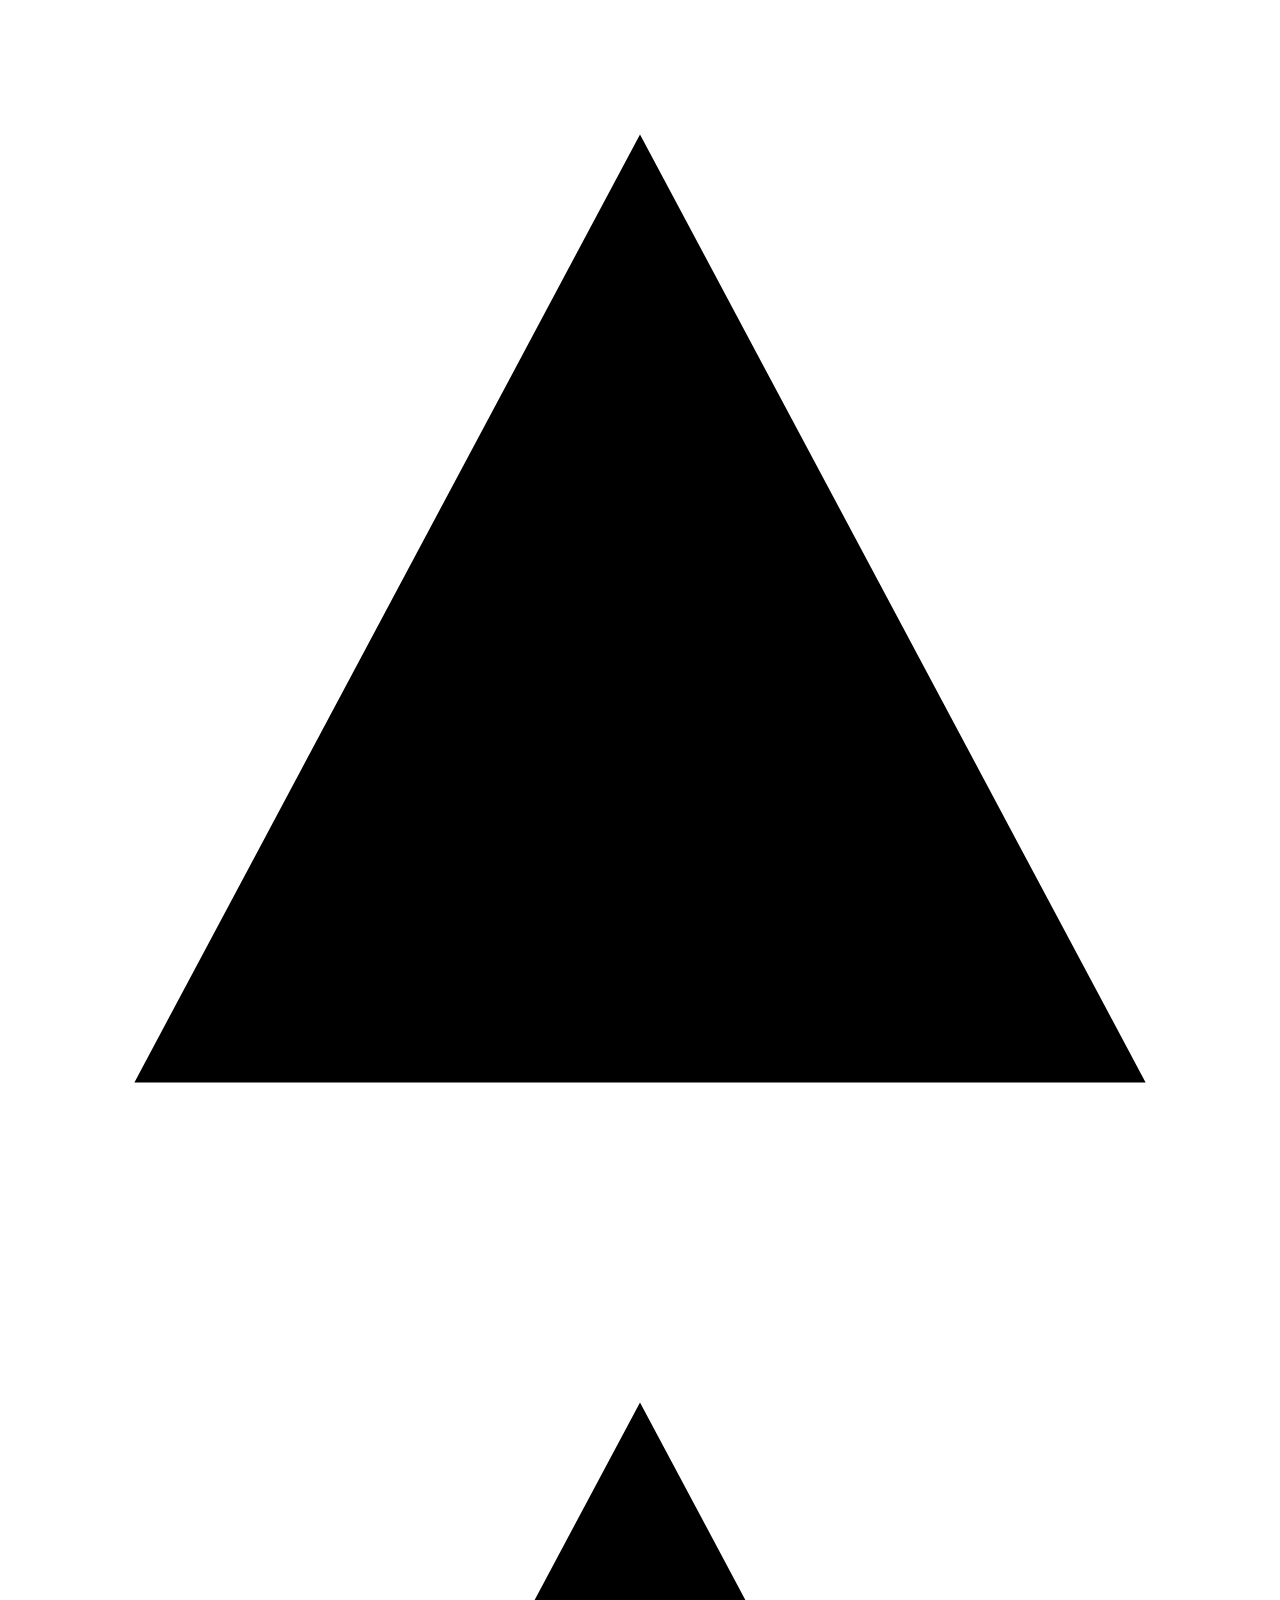
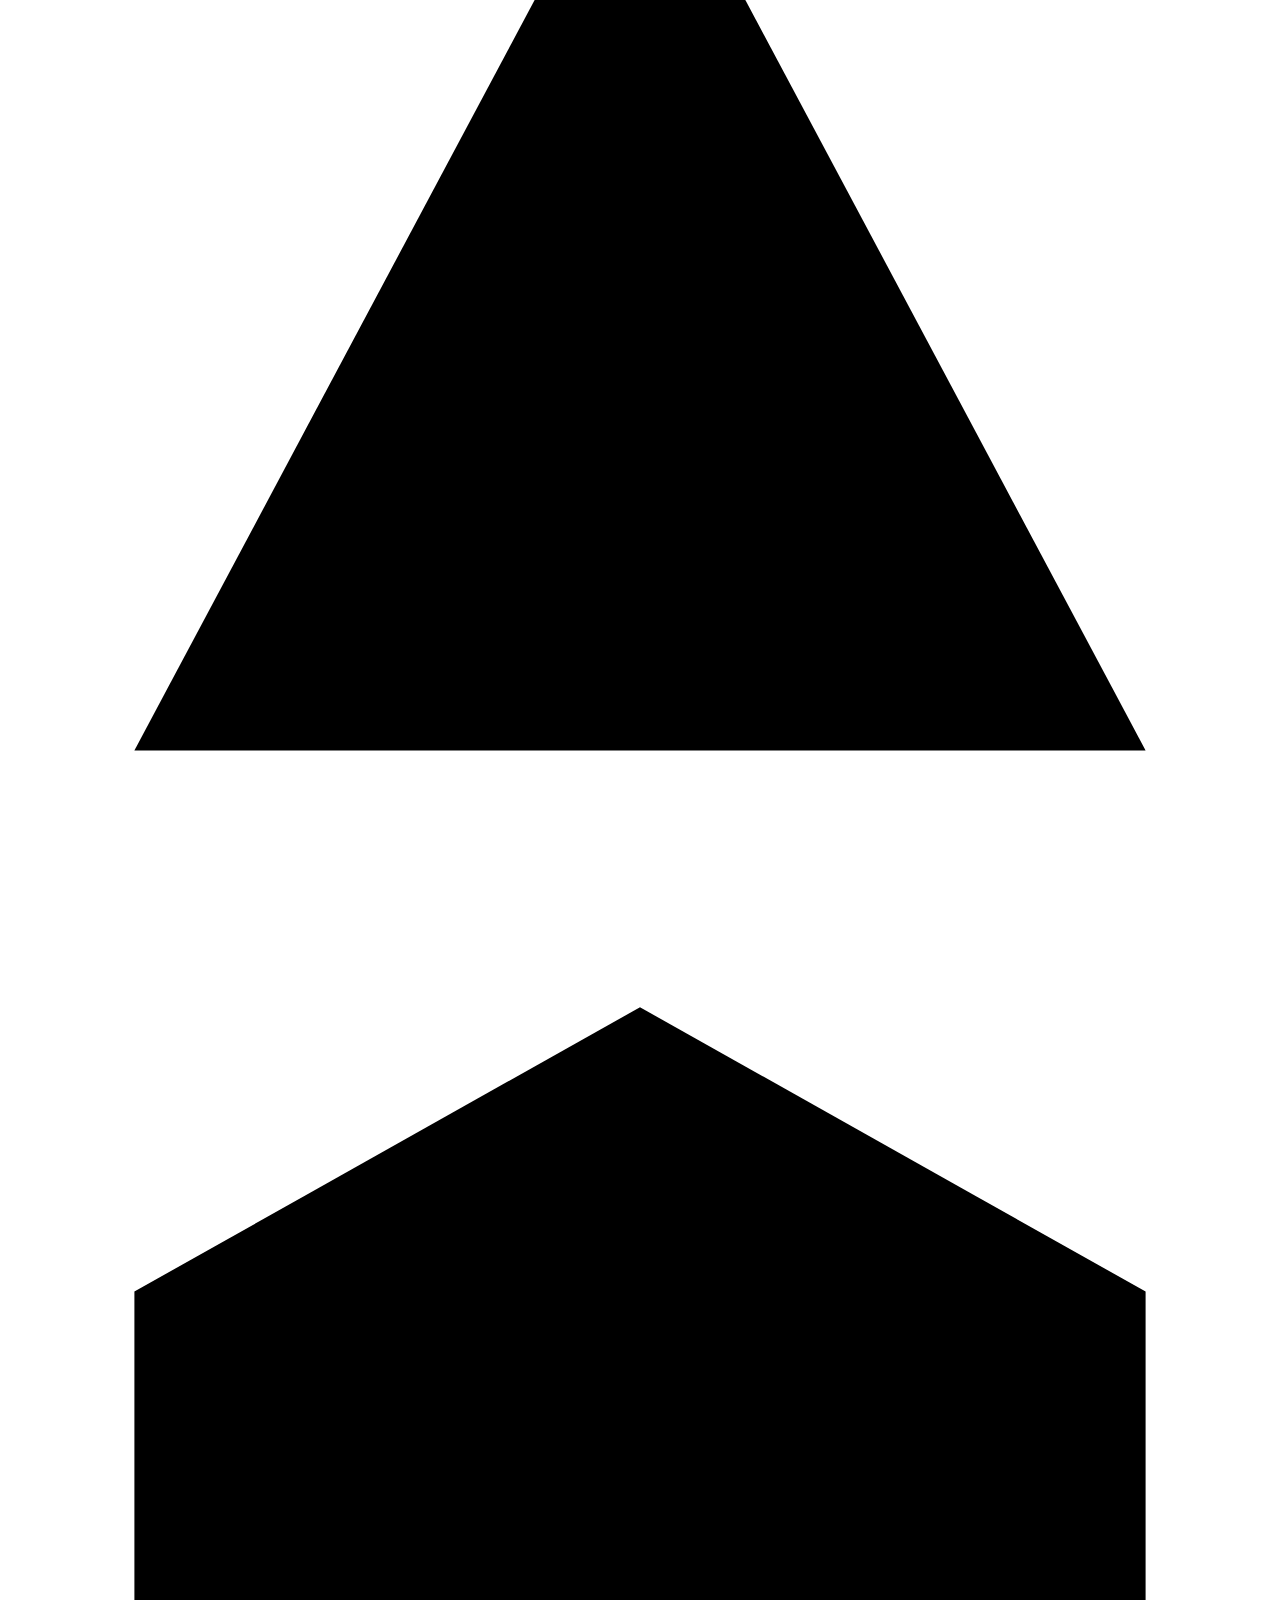
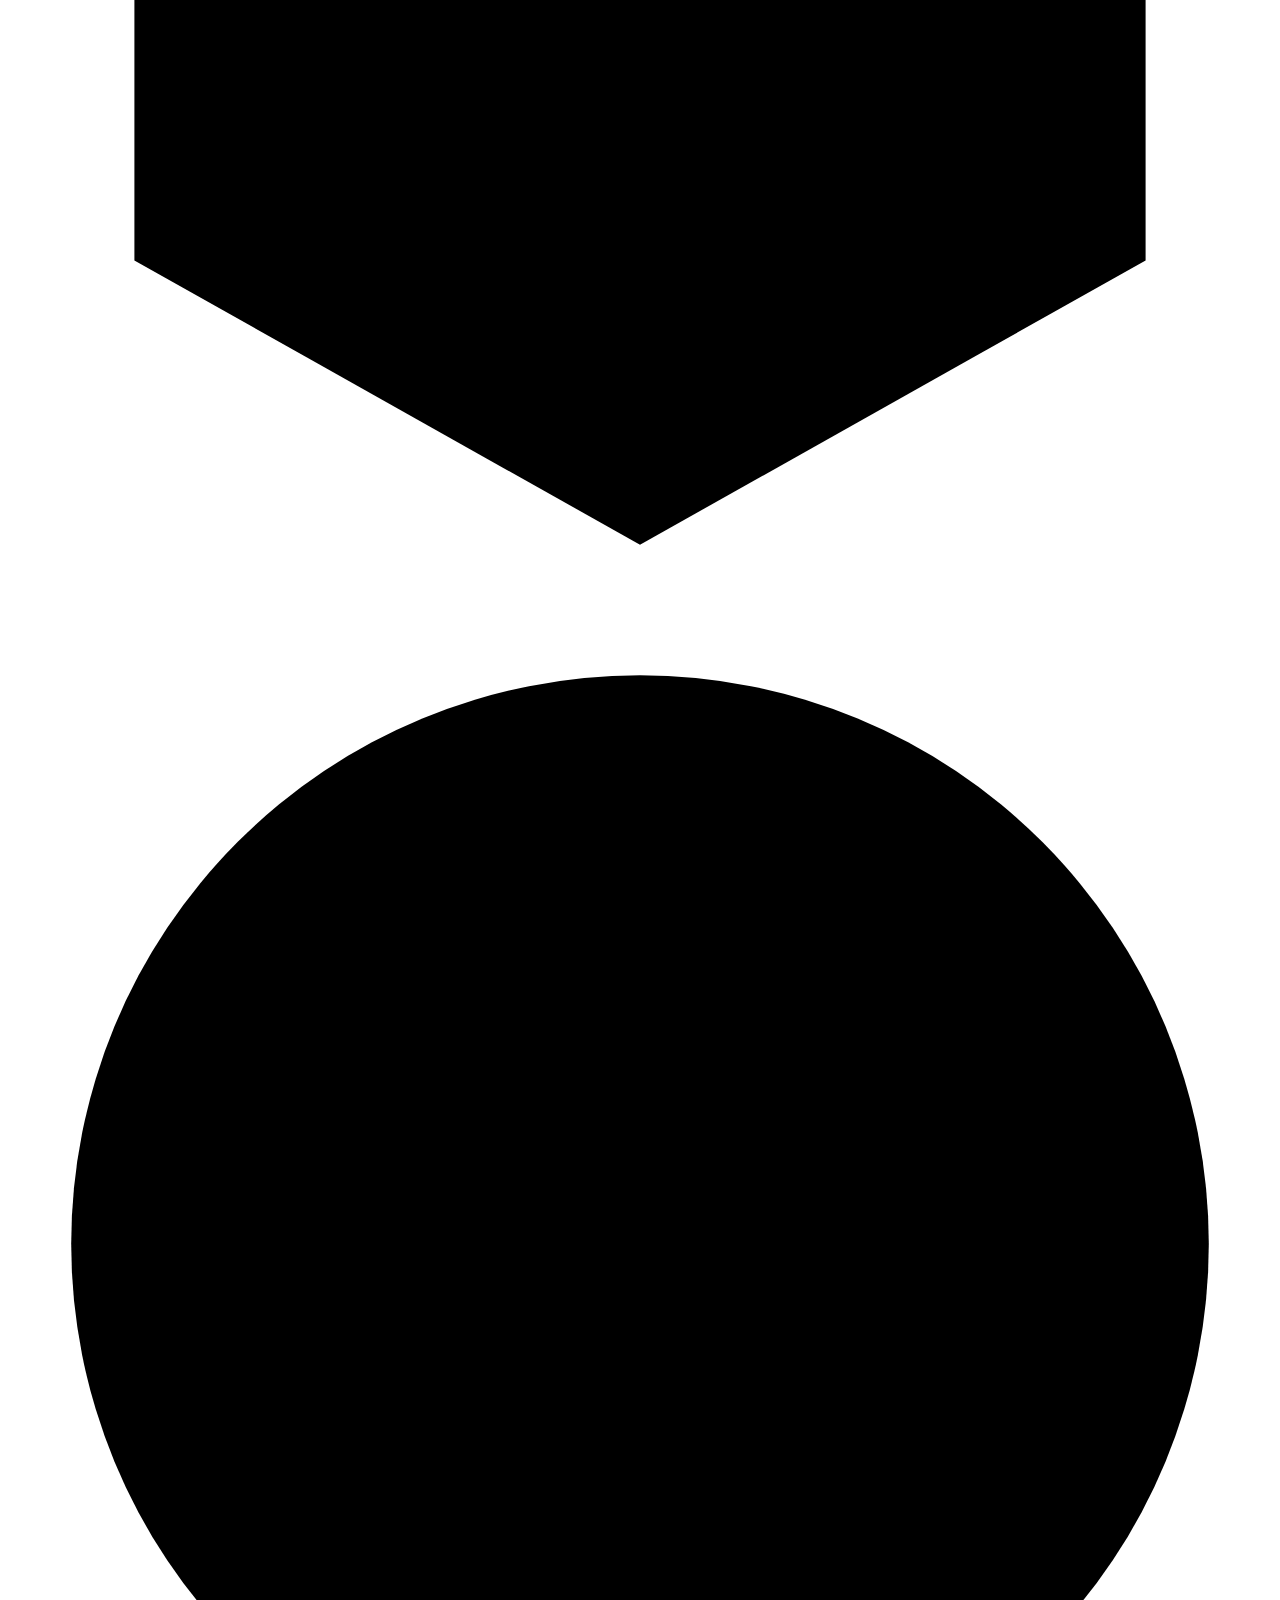
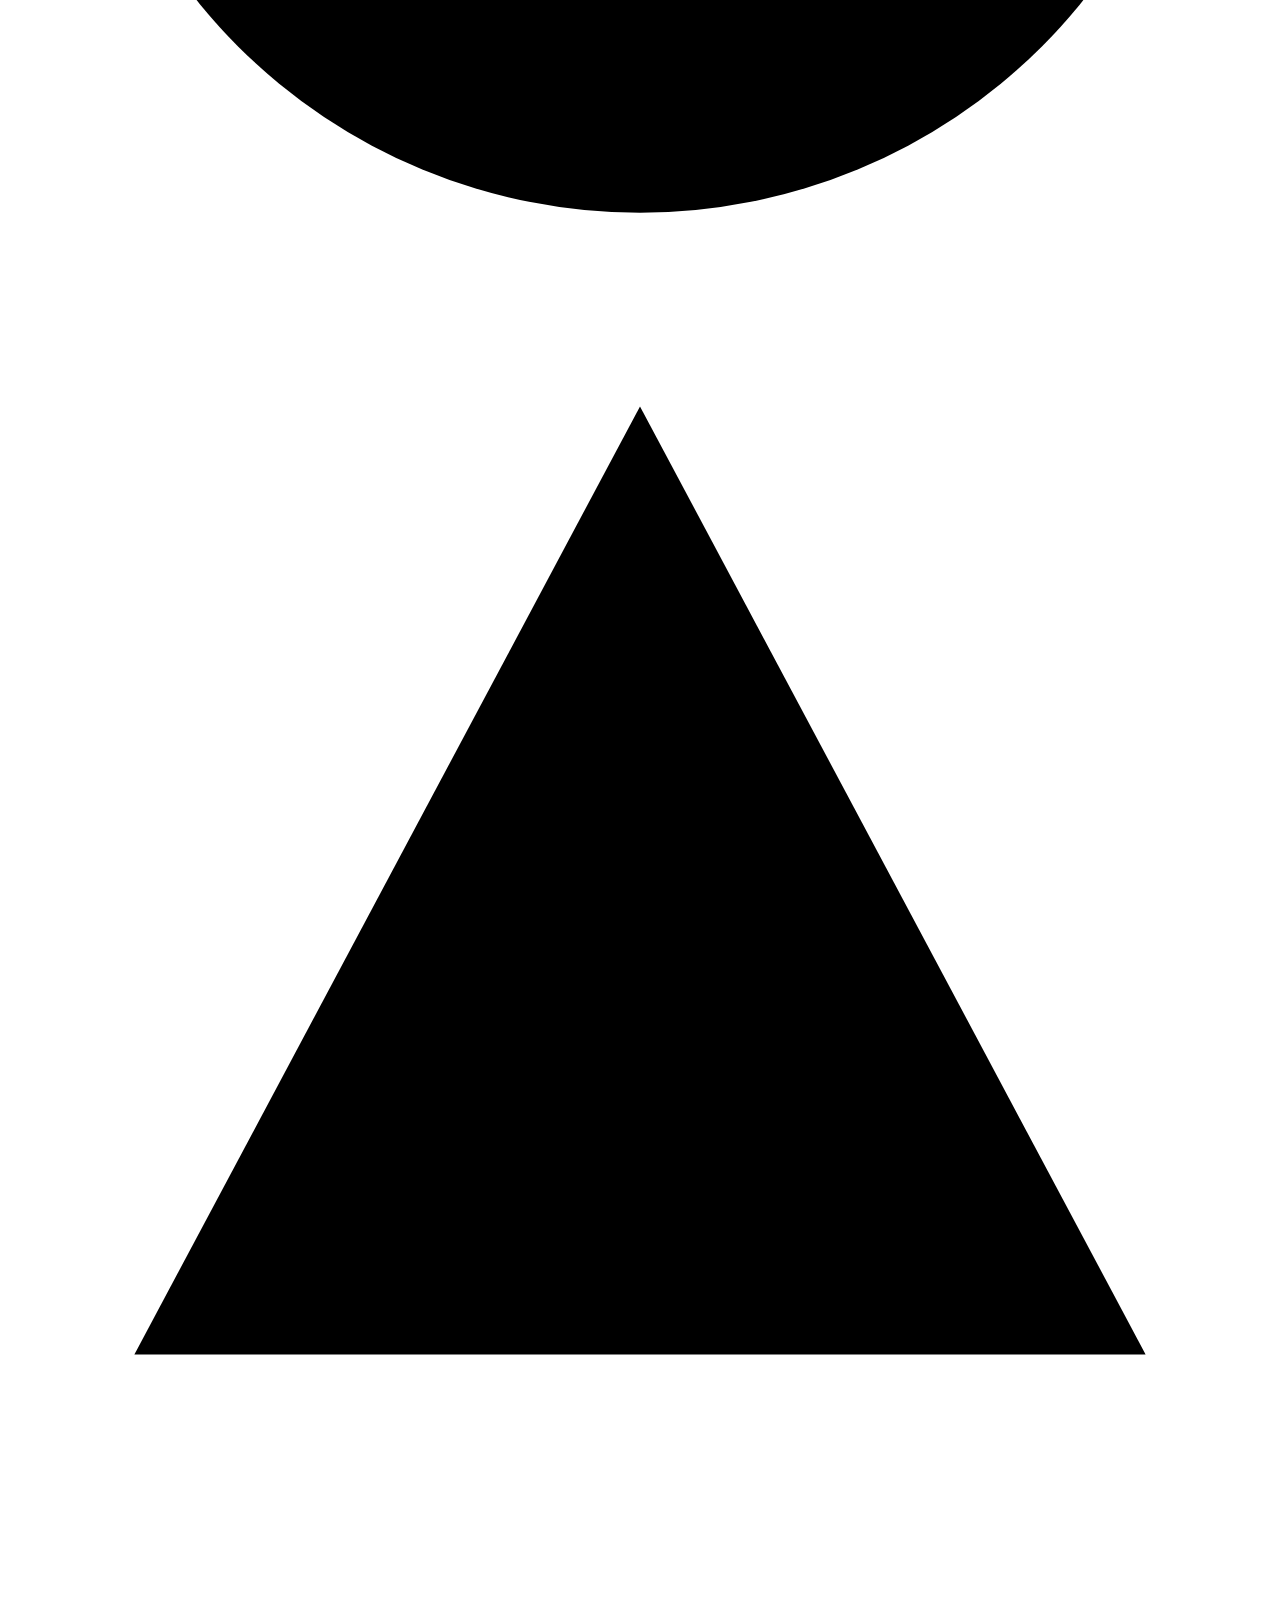
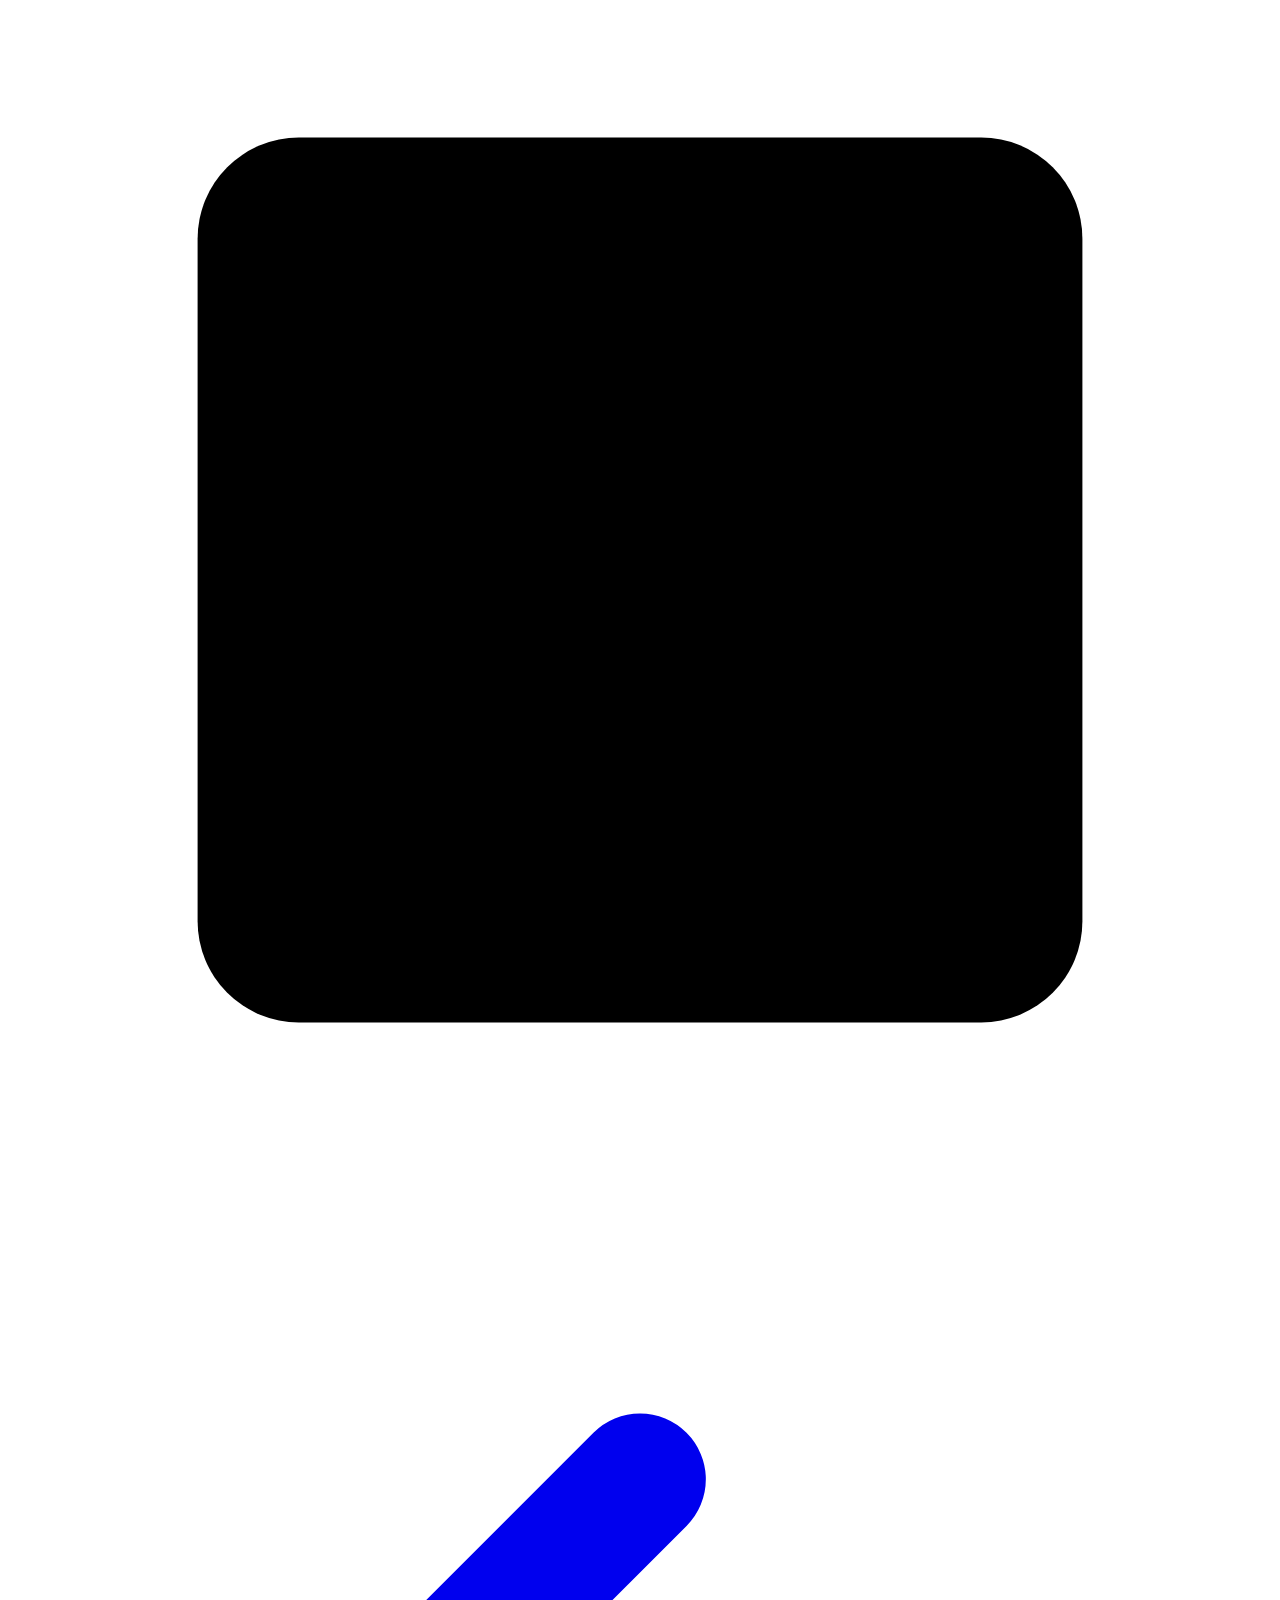
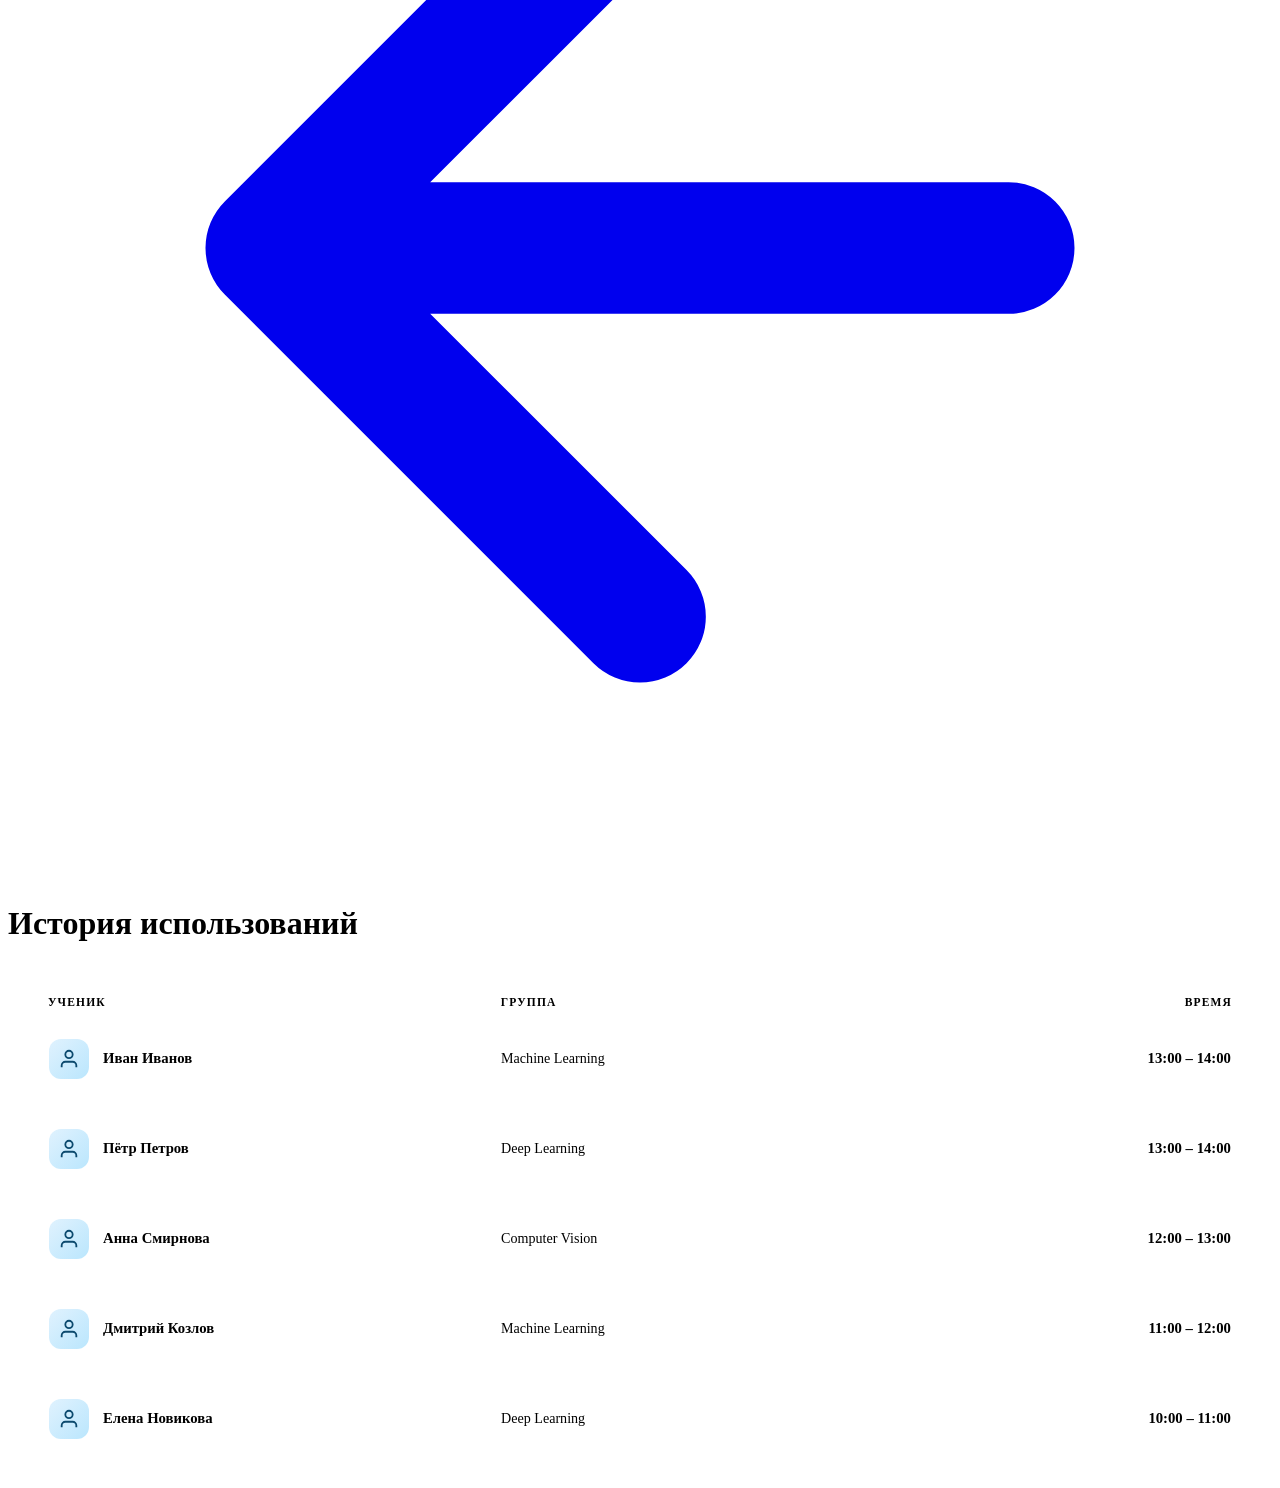
<file: history.html>
<!DOCTYPE html>
<html lang="ru">
<head>
    <meta charset="UTF-8">
    <meta name="viewport" content="width=device-width, initial-scale=1.0">
    <title>История — GPU Platform</title>
    <link rel="stylesheet" href="style.css">
    <style>
        .history-table {
            padding: 12px;
            overflow: hidden;
        }

        .table-header, .table-row {
            display: grid;
            grid-template-columns: 1.4fr 1.4fr 0.9fr;
            align-items: center;
            padding: 20px 28px;
            gap: 20px;
        }

        .table-header {
            color: var(--text-muted);
            font-size: 0.72rem;
            text-transform: uppercase;
            letter-spacing: 0.1em;
            font-weight: 700;
            padding-bottom: 10px;
        }

        .table-row {
            background: rgba(255,255,255,0.02);
            border-radius: var(--radius-md);
            margin-bottom: 8px;
            transition: all 0.35s var(--ease);
            font-size: 0.92rem;
            border: 1px solid transparent;
        }

        .table-row:hover {
            background: rgba(46, 204, 113, 0.05);
            border-color: rgba(46, 204, 113, 0.15);
            transform: translateX(6px);
        }

        .student-cell {
            display: flex;
            align-items: center;
            gap: 14px;
            font-weight: 600;
        }

        .student-avatar {
            width: 40px; height: 40px;
            border-radius: 12px;
            background: linear-gradient(135deg, #e0f2fe 0%, #bae6fd 100%);
            display: flex; align-items: center; justify-content: center;
            flex-shrink: 0;
            color: #0c4a6e;
        }

        .student-avatar svg { width: 22px; height: 22px; }

        .time-cell {
            color: var(--accent-bright);
            font-weight: 700;
            text-align: right;
            font-variant-numeric: tabular-nums;
        }

        .group-cell { color: var(--text-secondary); font-size: 0.88rem; }

        @media (max-width: 700px) {
            .table-header { display: none; }
            .table-row {
                grid-template-columns: 1fr;
                gap: 10px;
                padding: 18px;
            }
            .time-cell { text-align: left; }
        }
    </style>
</head>
<body>
<!-- ============================================
     ФОНОВАЯ ГЕОМЕТРИЯ
     ============================================ -->
<div class="background-decor" id="backgroundDecor">

    <!-- SVG-градиент (один раз на страницу) -->
    <svg width="0" height="0" style="position:absolute;">
        <defs>
            <linearGradient id="gradGreen" x1="0%" y1="0%" x2="100%" y2="100%">
                <stop offset="0%" stop-color="#2ecc71" stop-opacity="0.8"/>
                <stop offset="100%" stop-color="#16a34a" stop-opacity="0.2"/>
            </linearGradient>
        </defs>
    </svg>

    <!-- Треугольник 1 -->
    <div class="decor-shape triangle-1" data-speed="0.4">
        <svg viewBox="0 0 100 100">
            <polygon points="50,10 90,85 10,85"/>
        </svg>
    </div>

    <!-- Треугольник 2 -->
    <div class="decor-shape triangle-2" data-speed="0.6">
        <svg viewBox="0 0 100 100">
            <polygon points="50,10 90,85 10,85"/>
        </svg>
    </div>

    <!-- Гексагон -->
    <div class="decor-shape hexagon" data-speed="0.3">
        <svg viewBox="0 0 100 100">
            <polygon points="50,5 90,27.5 90,72.5 50,95 10,72.5 10,27.5"/>
        </svg>
    </div>

    <!-- Кольцо -->
    <div class="decor-shape ring" data-speed="0.5">
        <svg viewBox="0 0 100 100">
            <circle cx="50" cy="50" r="45"/>
            <circle cx="50" cy="50" r="30" opacity="0.5"/>
        </svg>
    </div>

    <!-- Маленький треугольник -->
    <div class="decor-shape triangle-small" data-speed="0.8">
        <svg viewBox="0 0 100 100">
            <polygon points="50,10 90,85 10,85"/>
        </svg>
    </div>

    <!-- Квадрат -->
    <div class="decor-shape square-rotated" data-speed="0.45">
        <svg viewBox="0 0 100 100">
            <rect x="15" y="15" width="70" height="70" rx="8"/>
        </svg>
    </div>
</div>
    <div class="page-wrapper">
        <div class="top-bar">
            <a href="user_main.html" class="back-btn">
                <svg viewBox="0 0 24 24" fill="none" stroke="currentColor" stroke-width="2.5" stroke-linecap="round" stroke-linejoin="round">
                    <path d="M19 12H5M12 19l-7-7 7-7"/>
                </svg>
            </a>
            <h1 class="page-title">История использований</h1>
        </div>

        <div class="history-table glass-panel fade-in">
            <div class="table-header">
                <span>Ученик</span>
                <span>Группа</span>
                <span style="text-align:right;">Время</span>
            </div>

            <div class="table-row">
                <div class="student-cell">
                    <div class="student-avatar">
                        <svg viewBox="0 0 24 24" fill="none" stroke="currentColor" stroke-width="2"><path d="M20 21v-2a4 4 0 0 0-4-4H8a4 4 0 0 0-4 4v2"/><circle cx="12" cy="7" r="4"/></svg>
                    </div>
                    <span>Иван Иванов</span>
                </div>
                <span class="group-cell">Machine Learning</span>
                <span class="time-cell">13:00 – 14:00</span>
            </div>

            <div class="table-row">
                <div class="student-cell">
                    <div class="student-avatar">
                        <svg viewBox="0 0 24 24" fill="none" stroke="currentColor" stroke-width="2"><path d="M20 21v-2a4 4 0 0 0-4-4H8a4 4 0 0 0-4 4v2"/><circle cx="12" cy="7" r="4"/></svg>
                    </div>
                    <span>Пётр Петров</span>
                </div>
                <span class="group-cell">Deep Learning</span>
                <span class="time-cell">13:00 – 14:00</span>
            </div>

            <div class="table-row">
                <div class="student-cell">
                    <div class="student-avatar">
                        <svg viewBox="0 0 24 24" fill="none" stroke="currentColor" stroke-width="2"><path d="M20 21v-2a4 4 0 0 0-4-4H8a4 4 0 0 0-4 4v2"/><circle cx="12" cy="7" r="4"/></svg>
                    </div>
                    <span>Анна Смирнова</span>
                </div>
                <span class="group-cell">Computer Vision</span>
                <span class="time-cell">12:00 – 13:00</span>
            </div>

            <div class="table-row">
                <div class="student-cell">
                    <div class="student-avatar">
                        <svg viewBox="0 0 24 24" fill="none" stroke="currentColor" stroke-width="2"><path d="M20 21v-2a4 4 0 0 0-4-4H8a4 4 0 0 0-4 4v2"/><circle cx="12" cy="7" r="4"/></svg>
                    </div>
                    <span>Дмитрий Козлов</span>
                </div>
                <span class="group-cell">Machine Learning</span>
                <span class="time-cell">11:00 – 12:00</span>
            </div>

            <div class="table-row">
                <div class="student-cell">
                    <div class="student-avatar">
                        <svg viewBox="0 0 24 24" fill="none" stroke="currentColor" stroke-width="2"><path d="M20 21v-2a4 4 0 0 0-4-4H8a4 4 0 0 0-4 4v2"/><circle cx="12" cy="7" r="4"/></svg>
                    </div>
                    <span>Елена Новикова</span>
                </div>
                <span class="group-cell">Deep Learning</span>
                <span class="time-cell">10:00 – 11:00</span>
            </div>
        </div>
    </div>

    <script src="script.js"></script>
</body>
</html>
</file>
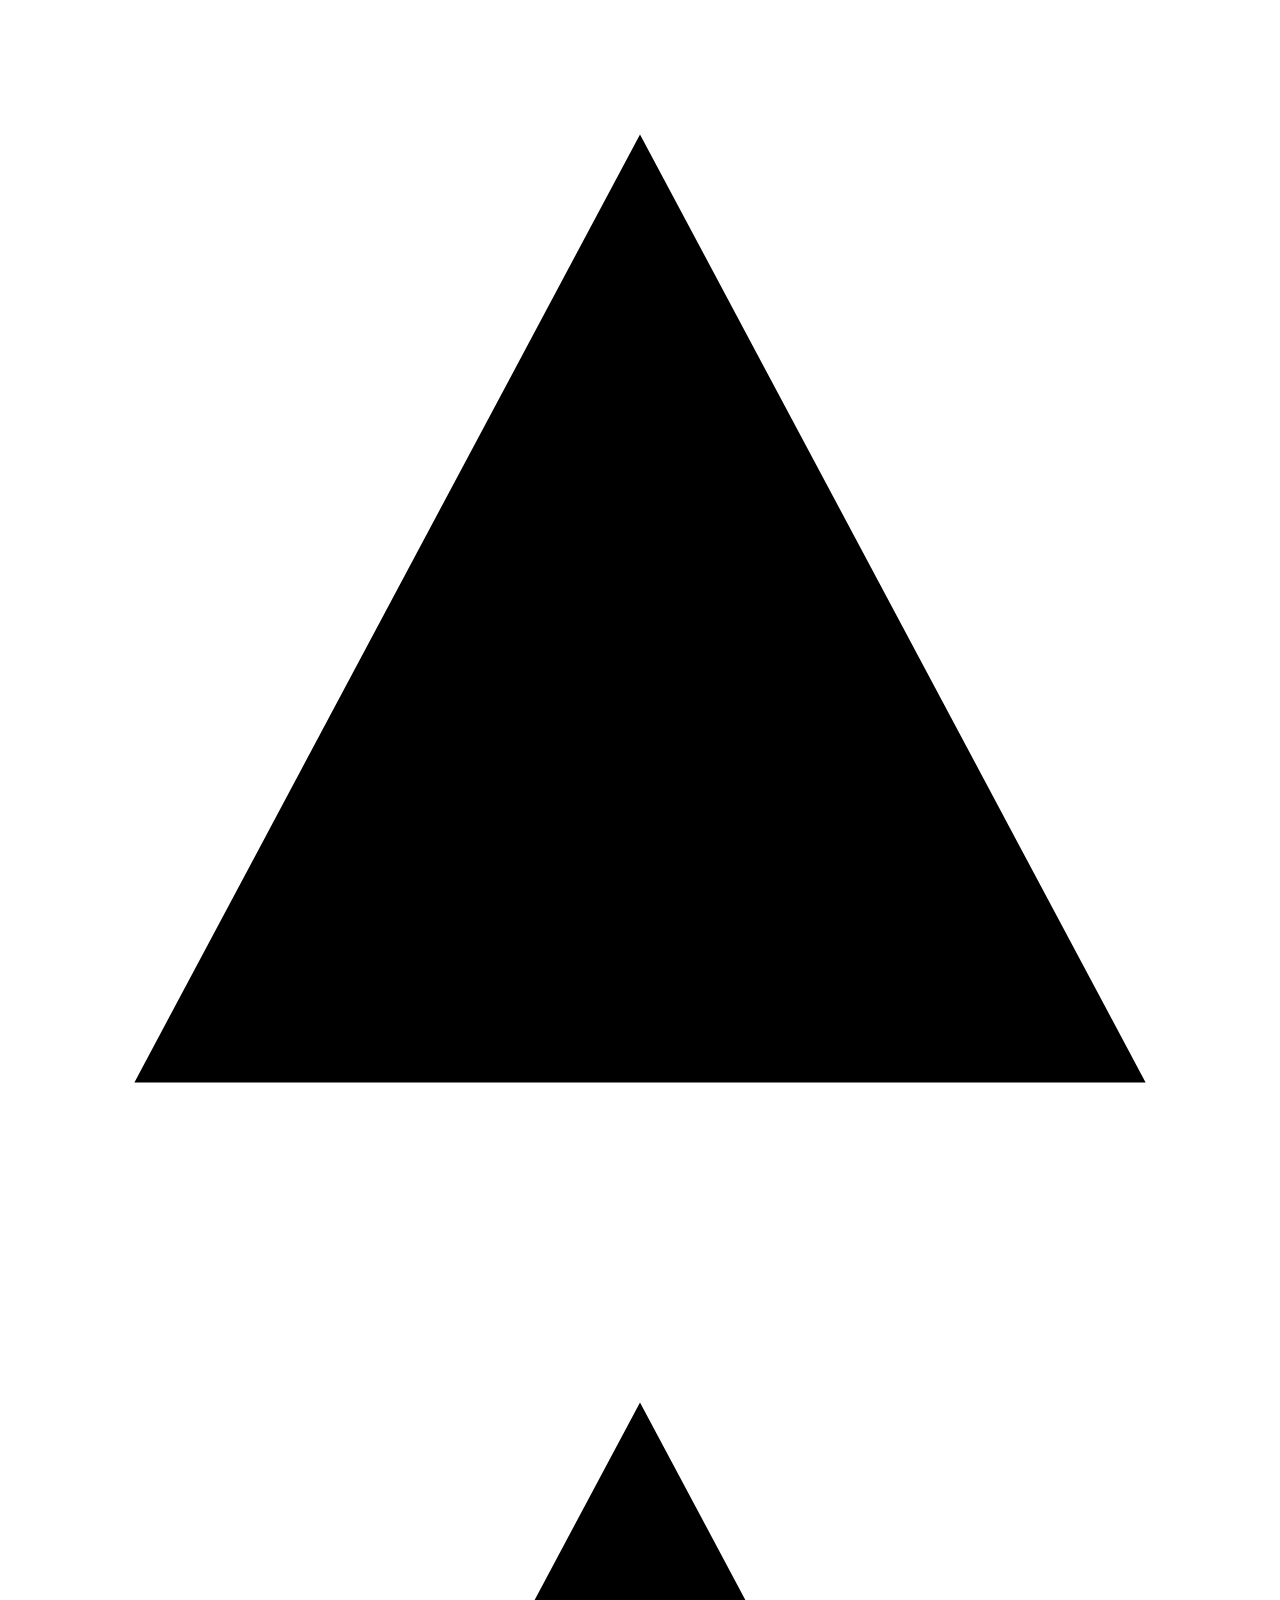
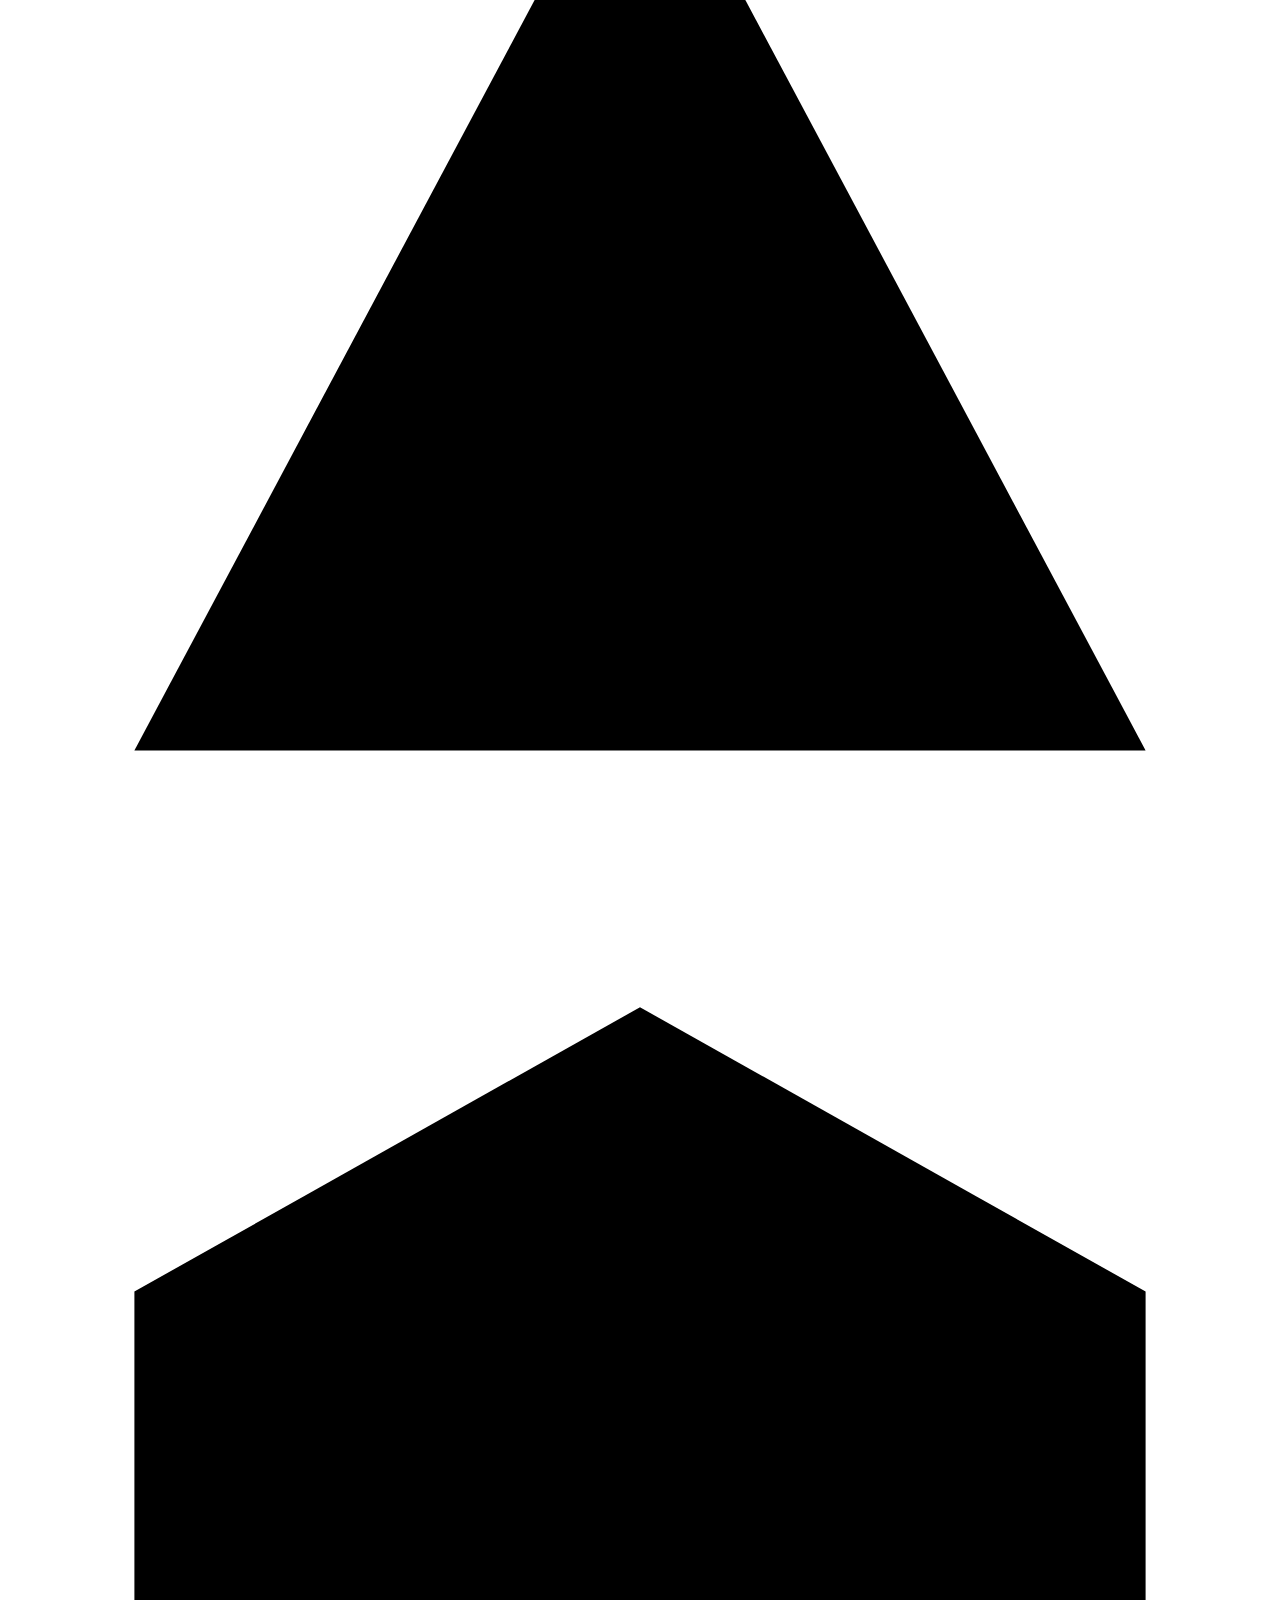
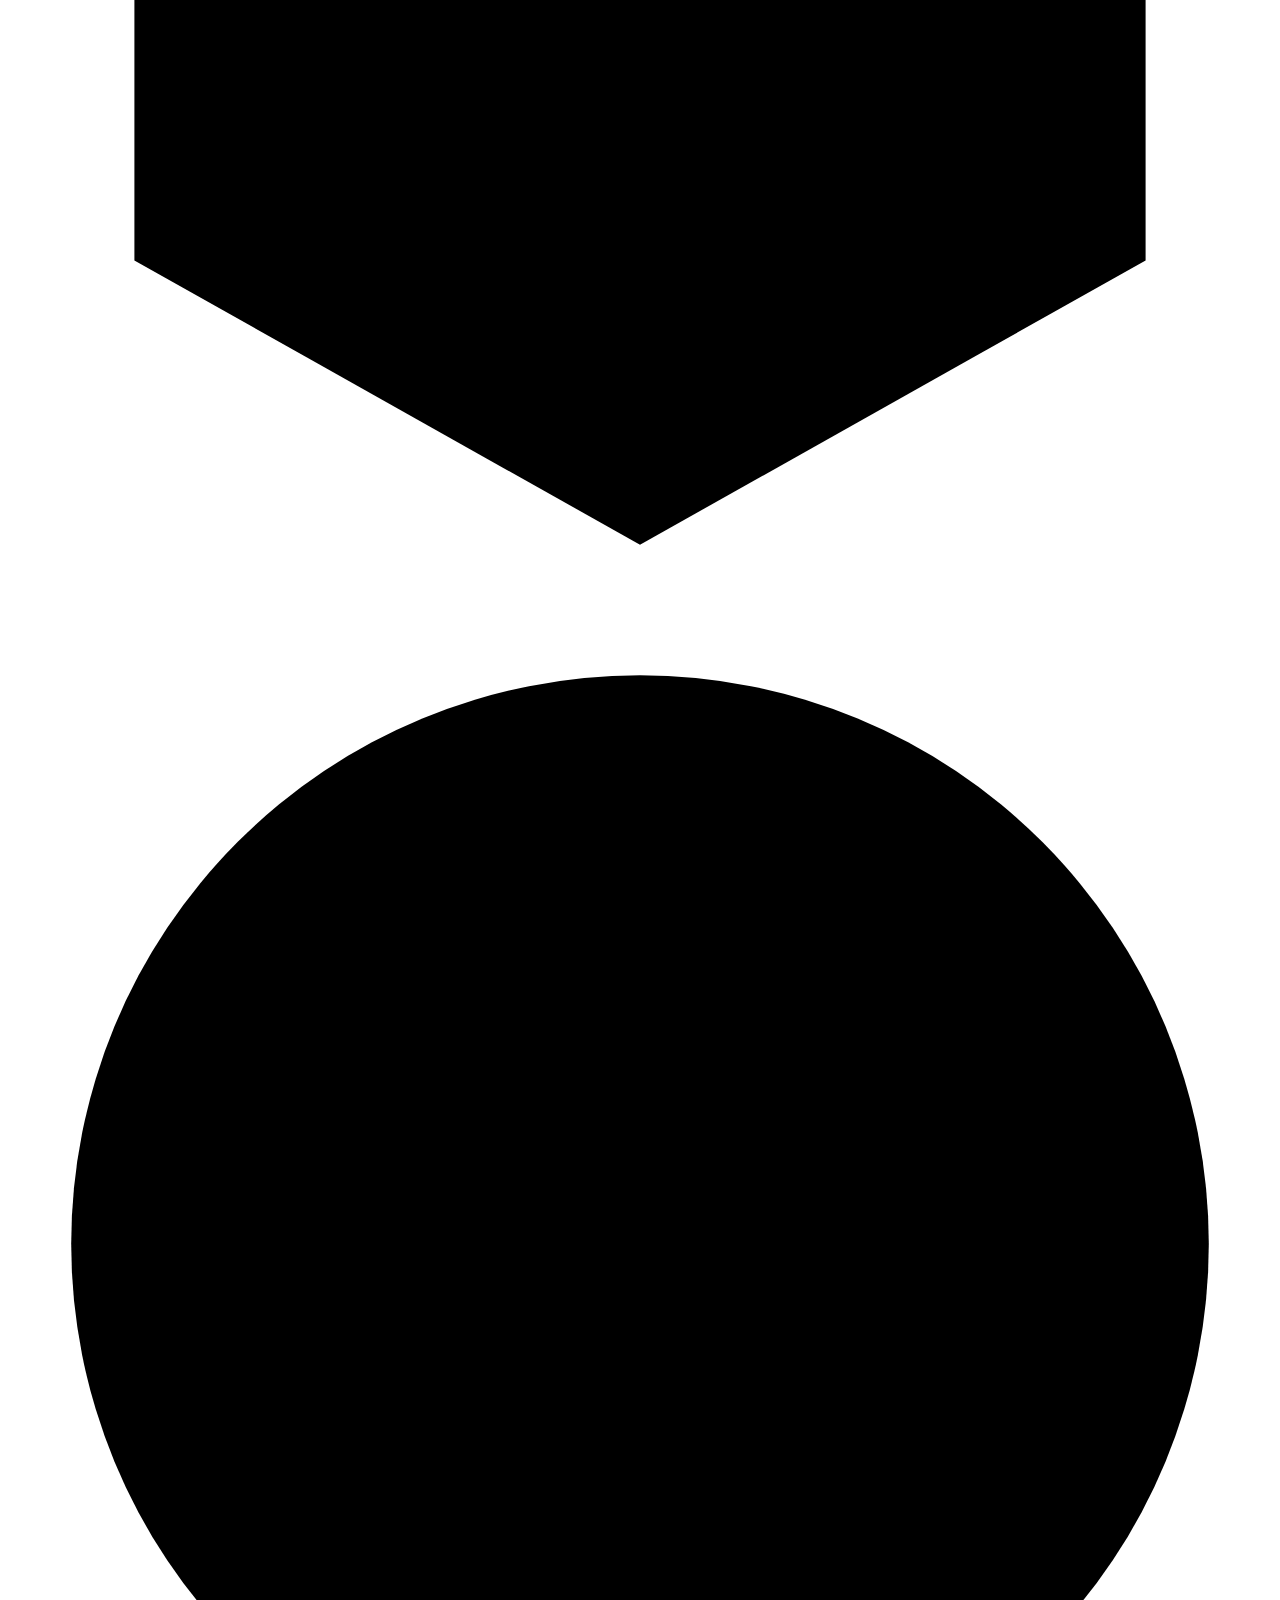
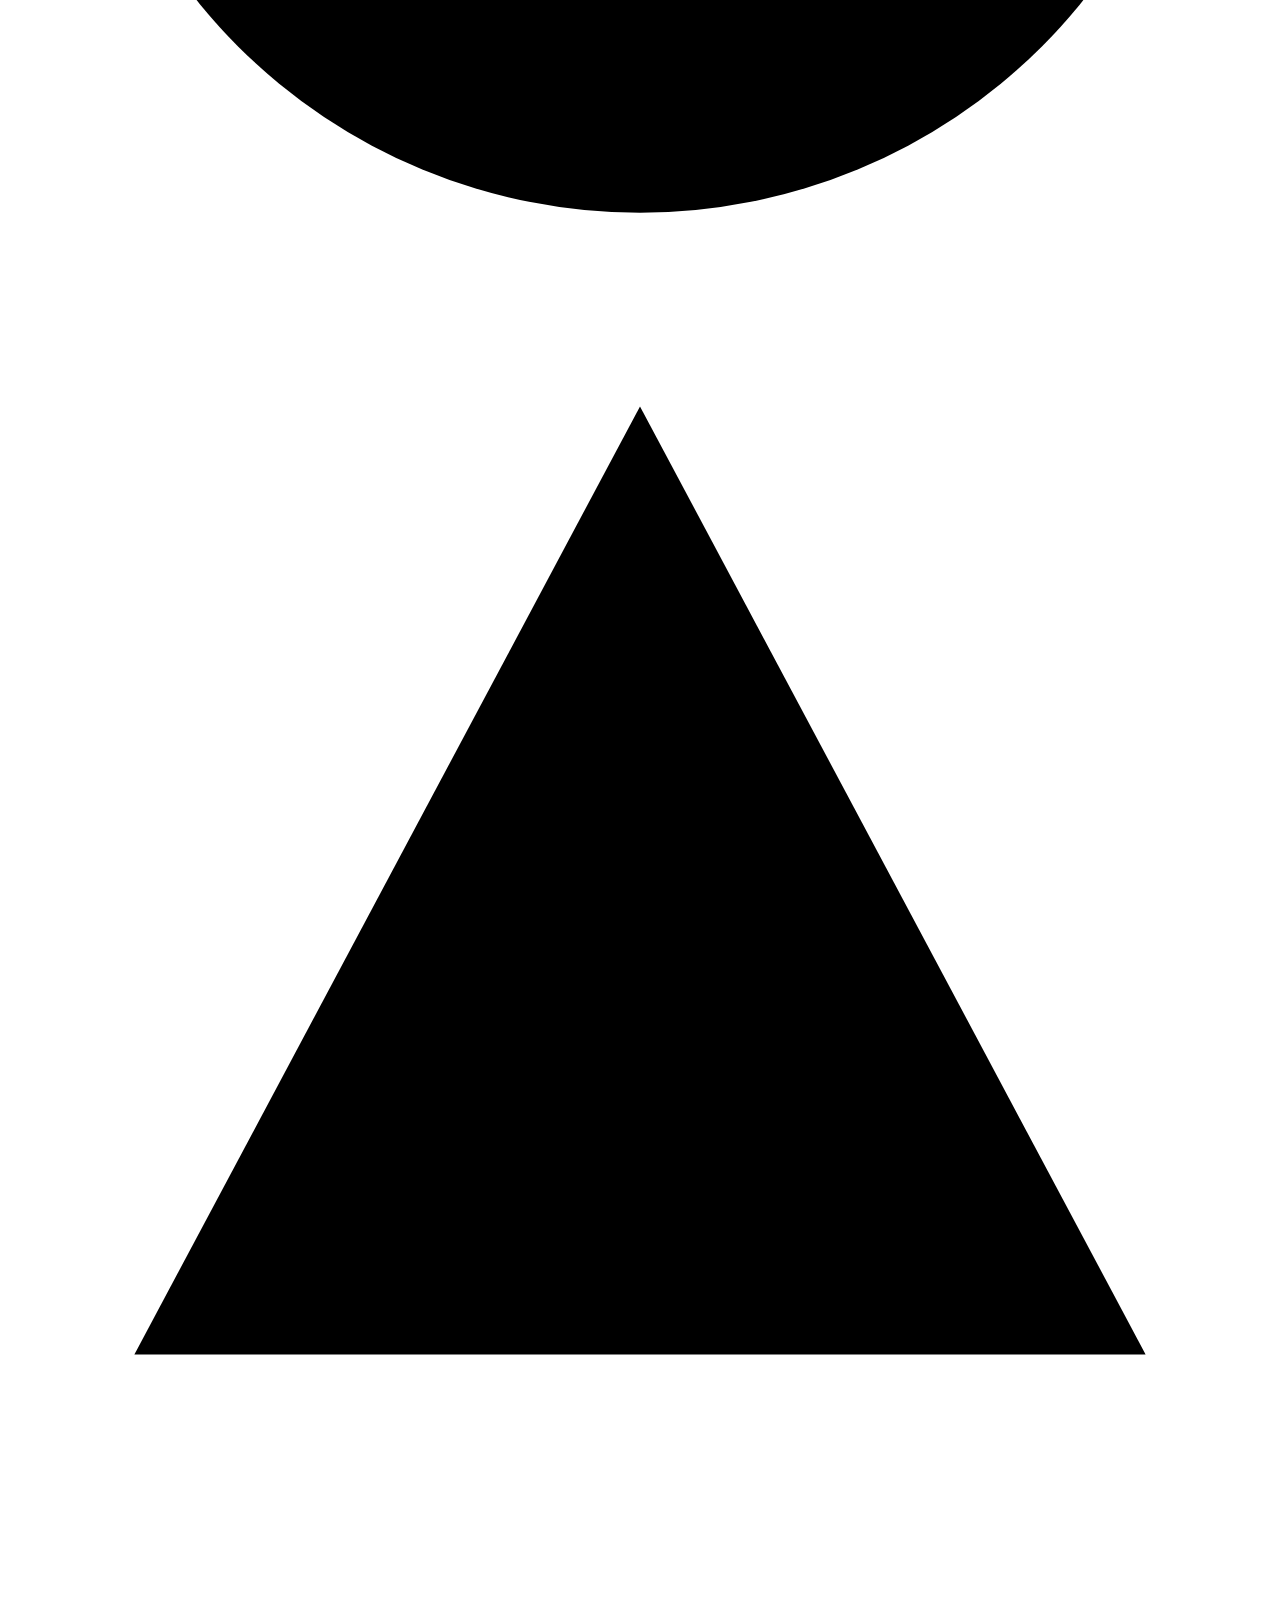
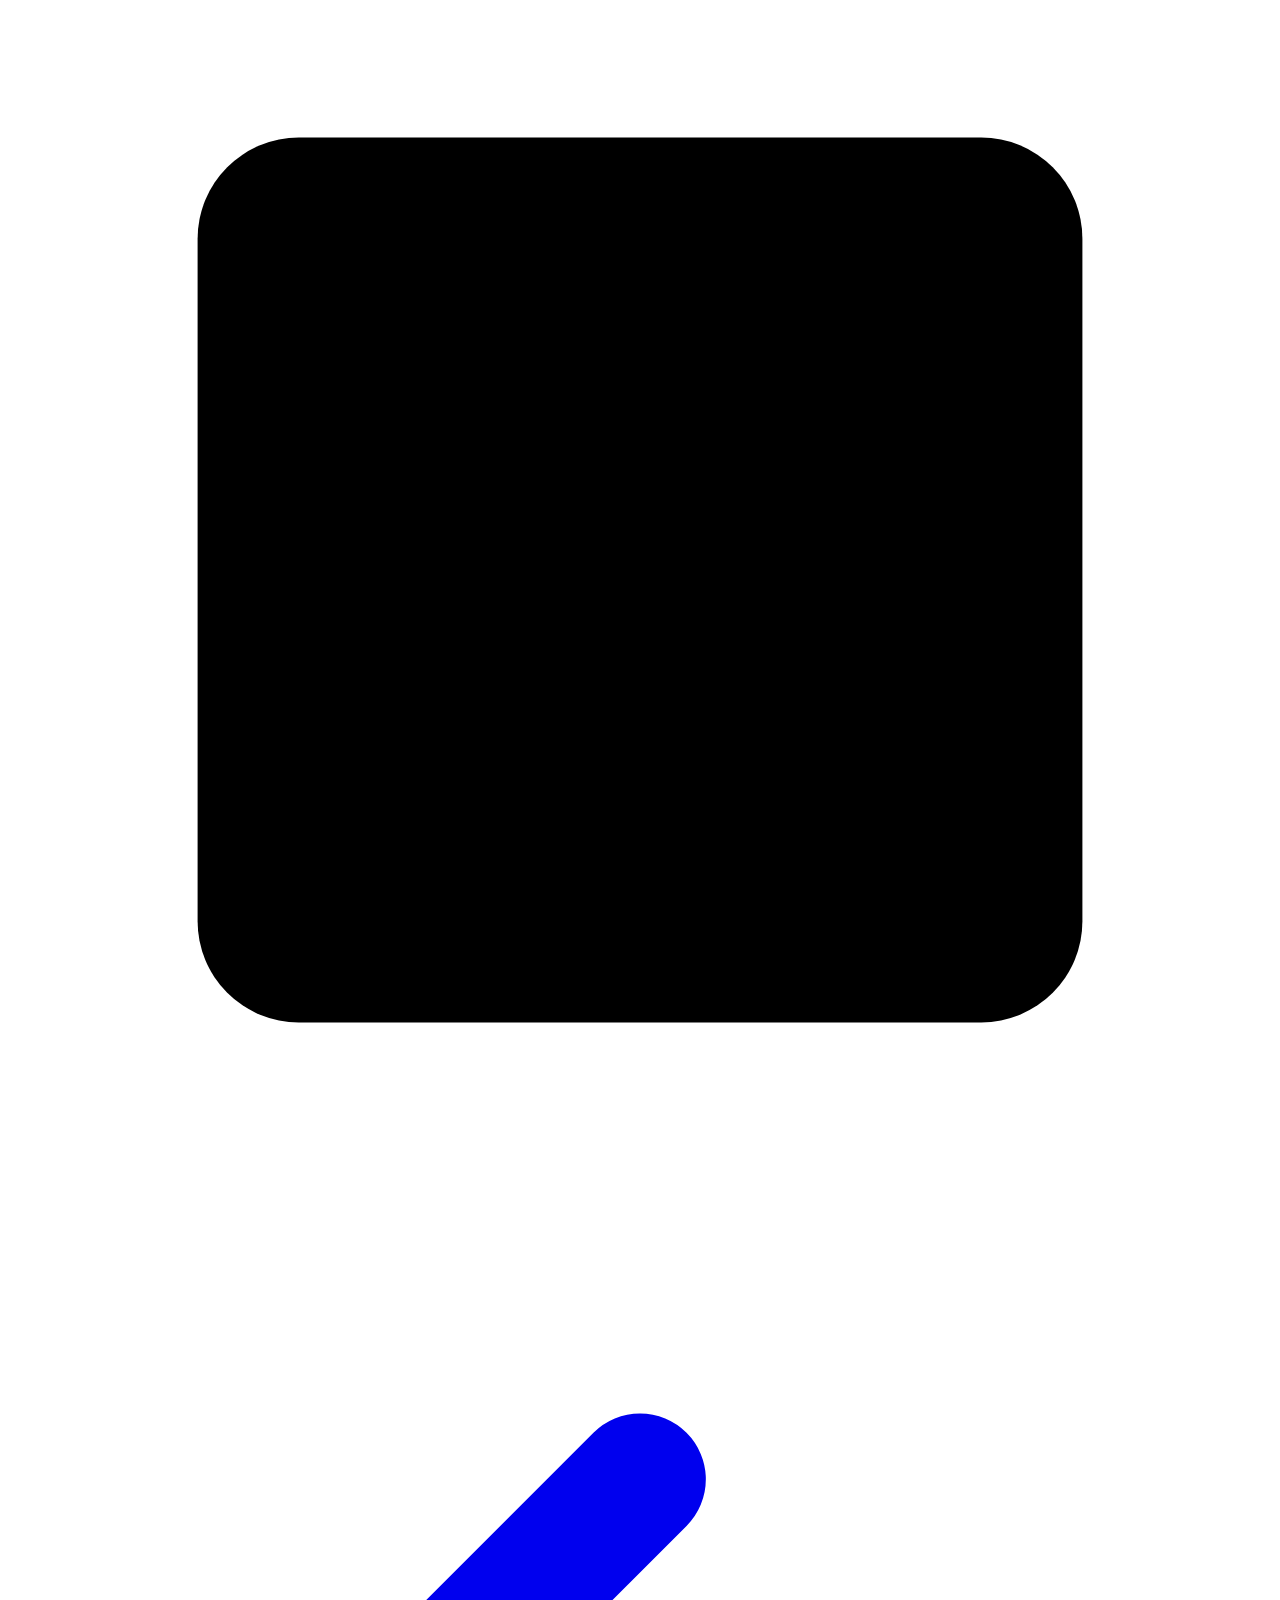
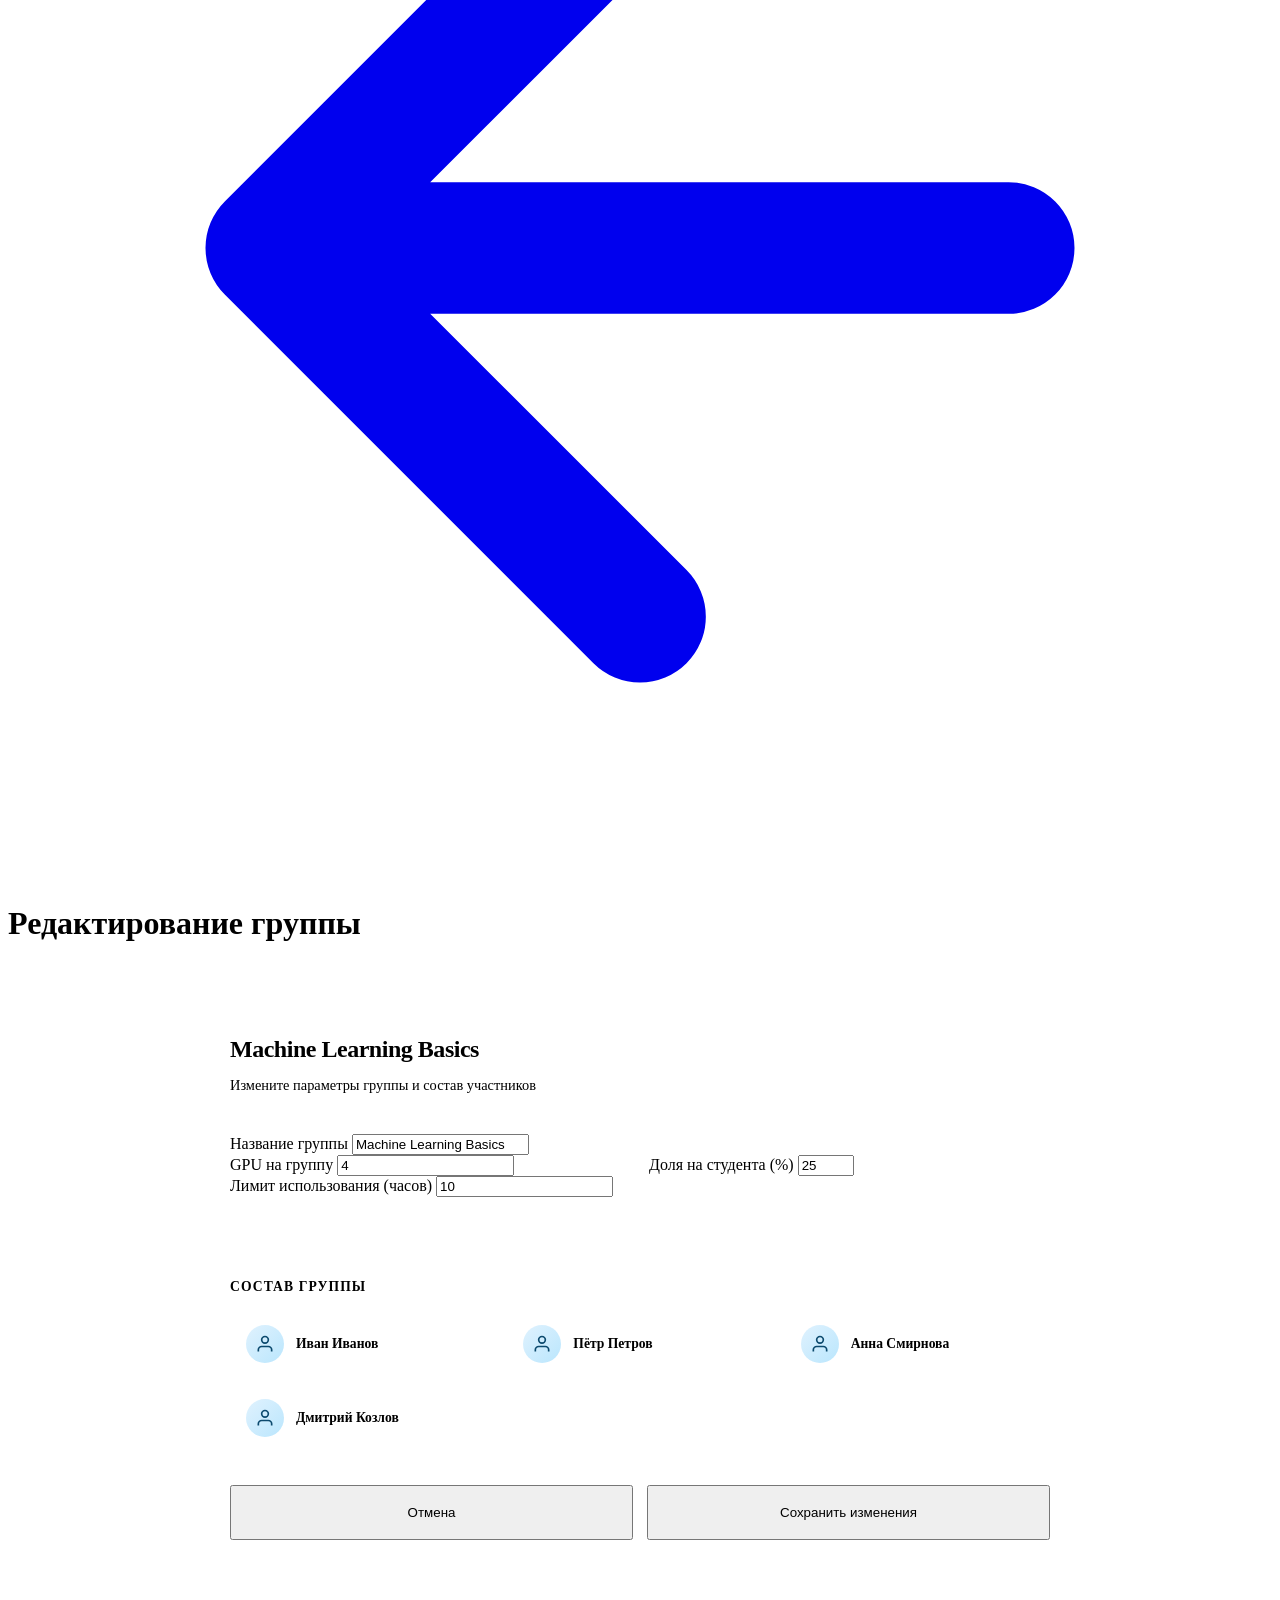
<file: redacting_group.html>
<!DOCTYPE html>
<html lang="ru">
<head>
    <meta charset="UTF-8">
    <meta name="viewport" content="width=device-width, initial-scale=1.0">
    <title>Редактирование группы — GPU Platform</title>
    <link rel="stylesheet" href="style.css">
    <style>
        .form-container {
            max-width: 820px;
            margin: 0 auto;
            padding: 52px;
        }

        .form-header {
            margin-bottom: 40px;
        }

        .form-header h2 {
            font-size: 1.5rem;
            font-weight: 800;
            letter-spacing: -0.02em;
            margin-bottom: 8px;
        }

        .form-header p {
            color: var(--text-secondary);
            font-size: 0.9rem;
        }

        .form-row {
            display: grid;
            grid-template-columns: 1fr 1fr;
            gap: 18px;
        }

        .students-preview {
            margin-top: 36px;
            padding-top: 32px;
            border-top: 1px solid var(--glass-border);
        }

        .students-preview h3 {
            font-size: 0.85rem;
            text-transform: uppercase;
            letter-spacing: 0.08em;
            color: var(--text-muted);
            font-weight: 700;
            margin-bottom: 18px;
        }

        .students-grid {
            display: grid;
            grid-template-columns: repeat(auto-fill, minmax(200px, 1fr));
            gap: 12px;
        }

        .student-chip {
            display: flex;
            align-items: center;
            gap: 12px;
            padding: 12px 16px;
            background: rgba(255,255,255,0.03);
            border: 1px solid var(--glass-border);
            border-radius: var(--radius-md);
            transition: all 0.35s var(--ease);
        }

        .student-chip:hover {
            border-color: rgba(46, 204, 113, 0.3);
            background: rgba(46, 204, 113, 0.06);
            transform: translateY(-2px);
        }

        .student-avatar {
            width: 38px; height: 38px;
            border-radius: 50%;
            background: linear-gradient(135deg, #e0f2fe 0%, #bae6fd 100%);
            display: flex; align-items: center; justify-content: center;
            flex-shrink: 0;
            color: #0c4a6e;
        }

        .student-avatar svg { width: 20px; height: 20px; }

        .student-name {
            font-size: 0.85rem;
            font-weight: 600;
            white-space: nowrap;
            overflow: hidden;
            text-overflow: ellipsis;
        }

        .actions {
            display: flex;
            gap: 14px;
            margin-top: 36px;
        }

        .actions .btn { flex: 1; padding: 18px; }

        @media (max-width: 600px) {
            .form-row { grid-template-columns: 1fr; }
            .form-container { padding: 32px 24px; }
            .actions { flex-direction: column; }
        }
    </style>
</head>
<body>
<!-- ============================================
     ФОНОВАЯ ГЕОМЕТРИЯ
     ============================================ -->
<div class="background-decor" id="backgroundDecor">

    <!-- SVG-градиент (один раз на страницу) -->
    <svg width="0" height="0" style="position:absolute;">
        <defs>
            <linearGradient id="gradGreen" x1="0%" y1="0%" x2="100%" y2="100%">
                <stop offset="0%" stop-color="#2ecc71" stop-opacity="0.8"/>
                <stop offset="100%" stop-color="#16a34a" stop-opacity="0.2"/>
            </linearGradient>
        </defs>
    </svg>

    <!-- Треугольник 1 -->
    <div class="decor-shape triangle-1" data-speed="0.4">
        <svg viewBox="0 0 100 100">
            <polygon points="50,10 90,85 10,85"/>
        </svg>
    </div>

    <!-- Треугольник 2 -->
    <div class="decor-shape triangle-2" data-speed="0.6">
        <svg viewBox="0 0 100 100">
            <polygon points="50,10 90,85 10,85"/>
        </svg>
    </div>

    <!-- Гексагон -->
    <div class="decor-shape hexagon" data-speed="0.3">
        <svg viewBox="0 0 100 100">
            <polygon points="50,5 90,27.5 90,72.5 50,95 10,72.5 10,27.5"/>
        </svg>
    </div>

    <!-- Кольцо -->
    <div class="decor-shape ring" data-speed="0.5">
        <svg viewBox="0 0 100 100">
            <circle cx="50" cy="50" r="45"/>
            <circle cx="50" cy="50" r="30" opacity="0.5"/>
        </svg>
    </div>

    <!-- Маленький треугольник -->
    <div class="decor-shape triangle-small" data-speed="0.8">
        <svg viewBox="0 0 100 100">
            <polygon points="50,10 90,85 10,85"/>
        </svg>
    </div>

    <!-- Квадрат -->
    <div class="decor-shape square-rotated" data-speed="0.45">
        <svg viewBox="0 0 100 100">
            <rect x="15" y="15" width="70" height="70" rx="8"/>
        </svg>
    </div>
</div>
    <div class="page-wrapper">
        <div class="top-bar">
            <a href="user_main.html" class="back-btn">
                <svg viewBox="0 0 24 24" fill="none" stroke="currentColor" stroke-width="2.5" stroke-linecap="round" stroke-linejoin="round">
                    <path d="M19 12H5M12 19l-7-7 7-7"/>
                </svg>
            </a>
            <h1 class="page-title">Редактирование группы</h1>
        </div>

        <div class="form-container glass-panel fade-in">
            <div class="form-header">
                <h2>Machine Learning Basics</h2>
                <p>Измените параметры группы и состав участников</p>
            </div>

            <form id="editGroupForm">
                <div class="form-group">
                    <label class="form-label">Название группы</label>
                    <input type="text" class="form-input" value="Machine Learning Basics" required>
                </div>

                <div class="form-row">
                    <div class="form-group">
                        <label class="form-label">GPU на группу</label>
                        <input type="number" class="form-input" value="4" min="1" required>
                    </div>
                    <div class="form-group">
                        <label class="form-label">Доля на студента (%)</label>
                        <input type="number" class="form-input" value="25" min="1" max="100" required>
                    </div>
                </div>

                <div class="form-group">
                    <label class="form-label">Лимит использования (часов)</label>
                    <input type="number" class="form-input" value="10" min="1" required>
                </div>

                <div class="students-preview">
                    <h3>Состав группы</h3>
                    <div class="students-grid">
                        <div class="student-chip">
                            <div class="student-avatar">
                                <svg viewBox="0 0 24 24" fill="none" stroke="currentColor" stroke-width="2"><path d="M20 21v-2a4 4 0 0 0-4-4H8a4 4 0 0 0-4 4v2"/><circle cx="12" cy="7" r="4"/></svg>
                            </div>
                            <span class="student-name">Иван Иванов</span>
                        </div>
                        <div class="student-chip">
                            <div class="student-avatar">
                                <svg viewBox="0 0 24 24" fill="none" stroke="currentColor" stroke-width="2"><path d="M20 21v-2a4 4 0 0 0-4-4H8a4 4 0 0 0-4 4v2"/><circle cx="12" cy="7" r="4"/></svg>
                            </div>
                            <span class="student-name">Пётр Петров</span>
                        </div>
                        <div class="student-chip">
                            <div class="student-avatar">
                                <svg viewBox="0 0 24 24" fill="none" stroke="currentColor" stroke-width="2"><path d="M20 21v-2a4 4 0 0 0-4-4H8a4 4 0 0 0-4 4v2"/><circle cx="12" cy="7" r="4"/></svg>
                            </div>
                            <span class="student-name">Анна Смирнова</span>
                        </div>
                        <div class="student-chip">
                            <div class="student-avatar">
                                <svg viewBox="0 0 24 24" fill="none" stroke="currentColor" stroke-width="2"><path d="M20 21v-2a4 4 0 0 0-4-4H8a4 4 0 0 0-4 4v2"/><circle cx="12" cy="7" r="4"/></svg>
                            </div>
                            <span class="student-name">Дмитрий Козлов</span>
                        </div>
                    </div>
                </div>

                <div class="actions">
                    <button type="button" class="btn btn-ghost">Отмена</button>
                    <button type="submit" class="btn btn-primary">Сохранить изменения</button>
                </div>
            </form>
        </div>
    </div>

    <script src="script.js"></script>
</body>
</html>
</file>
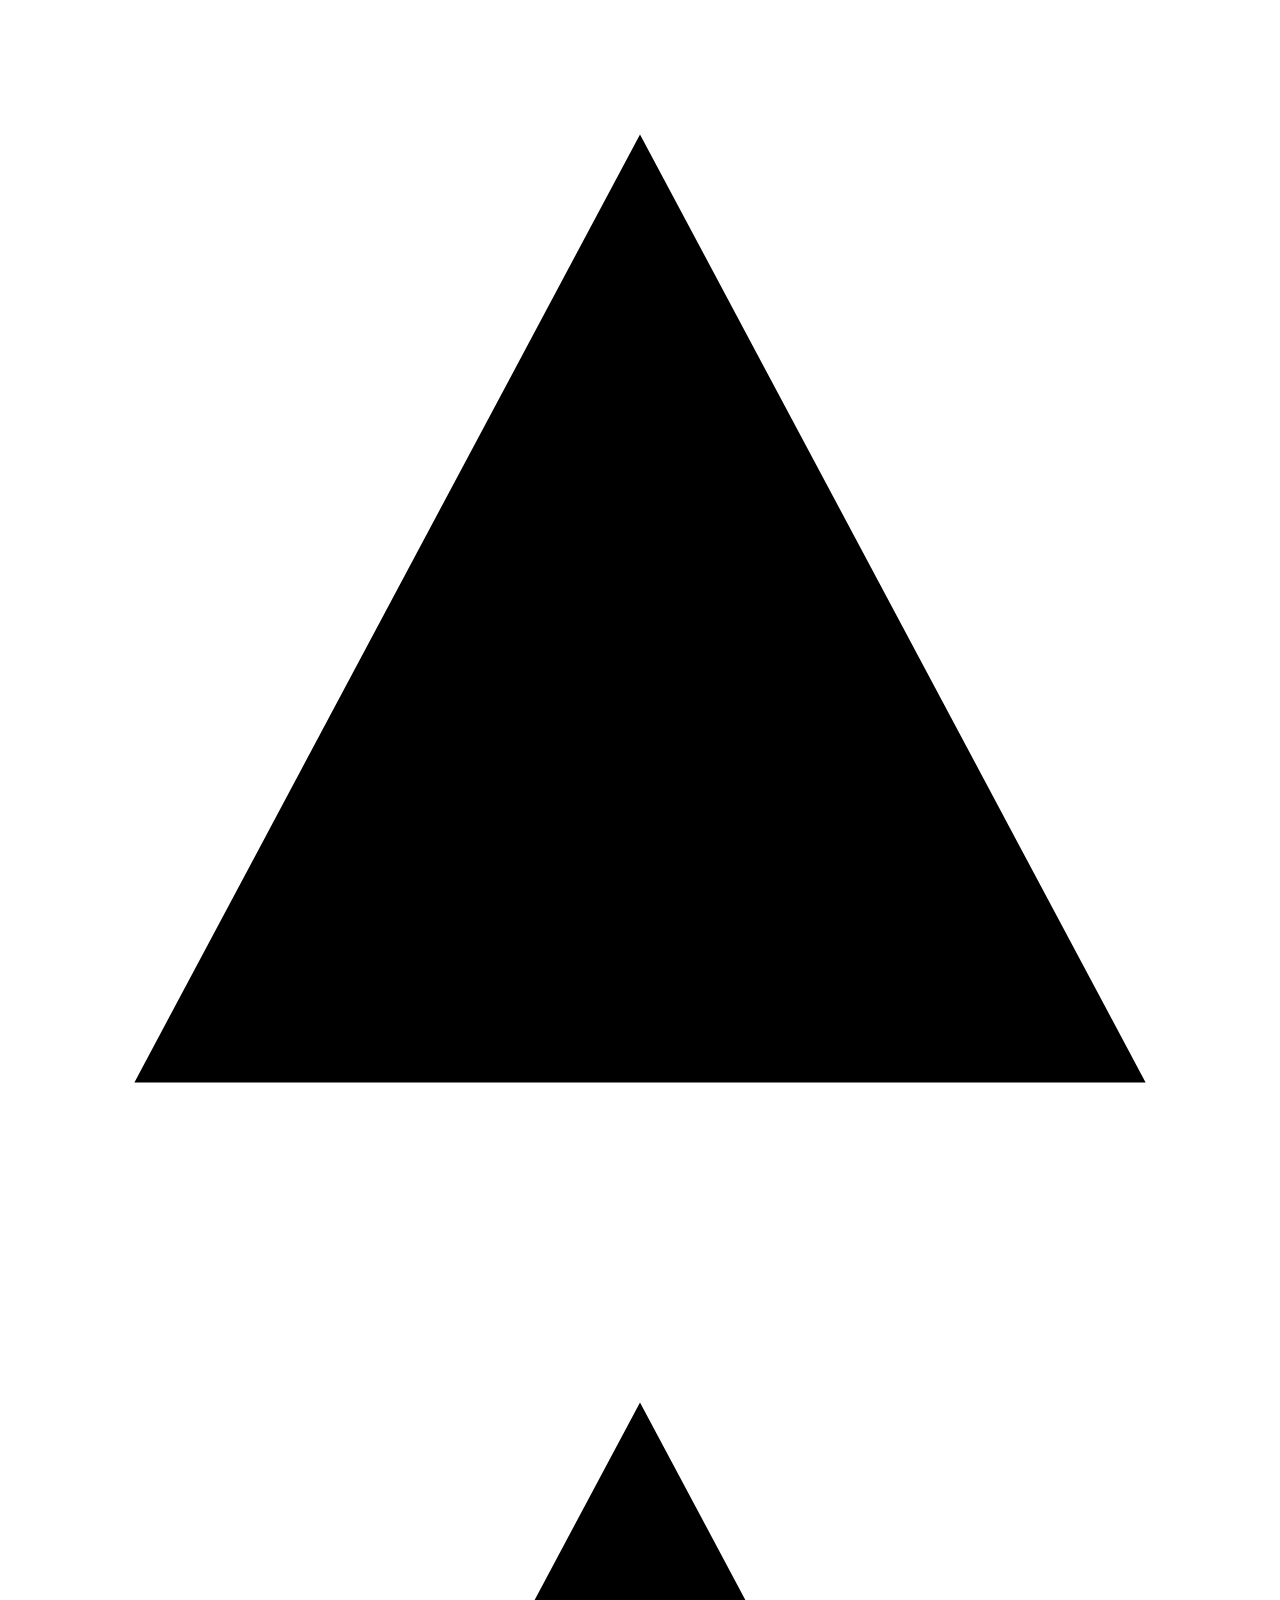
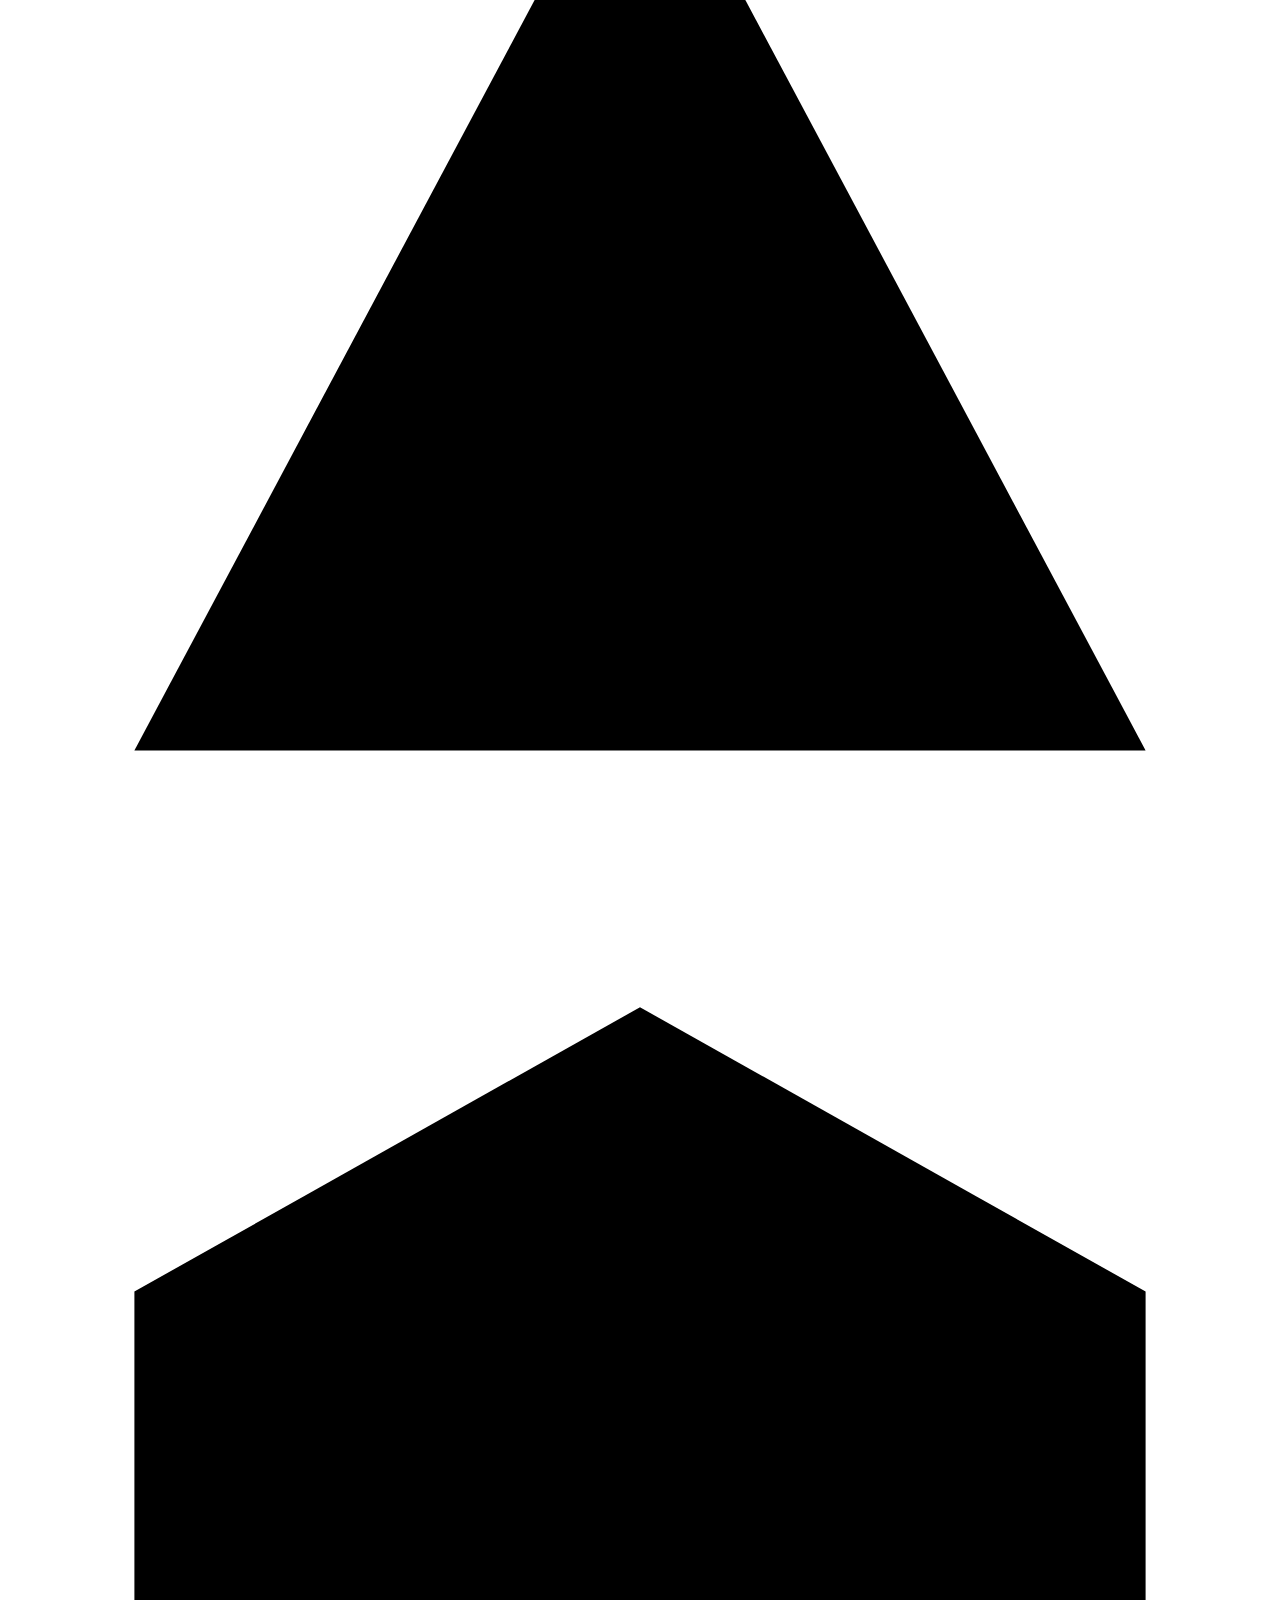
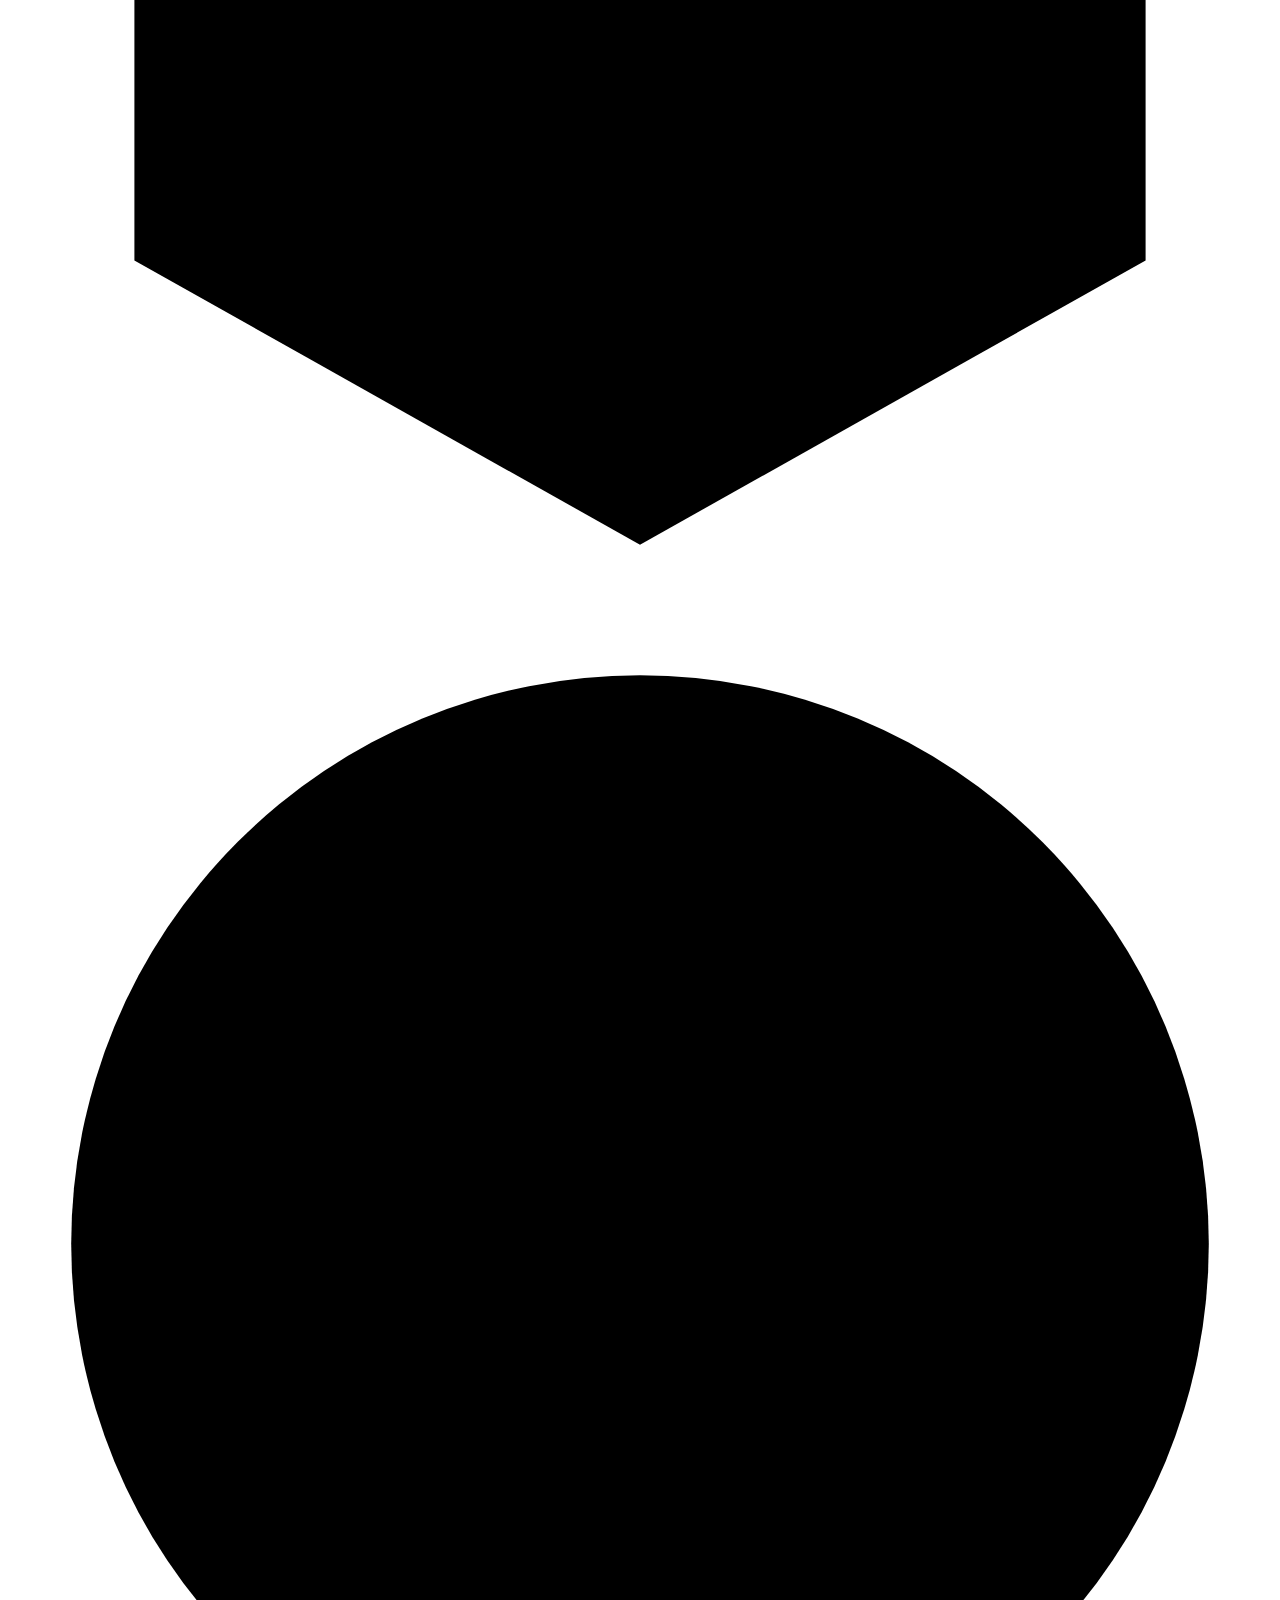
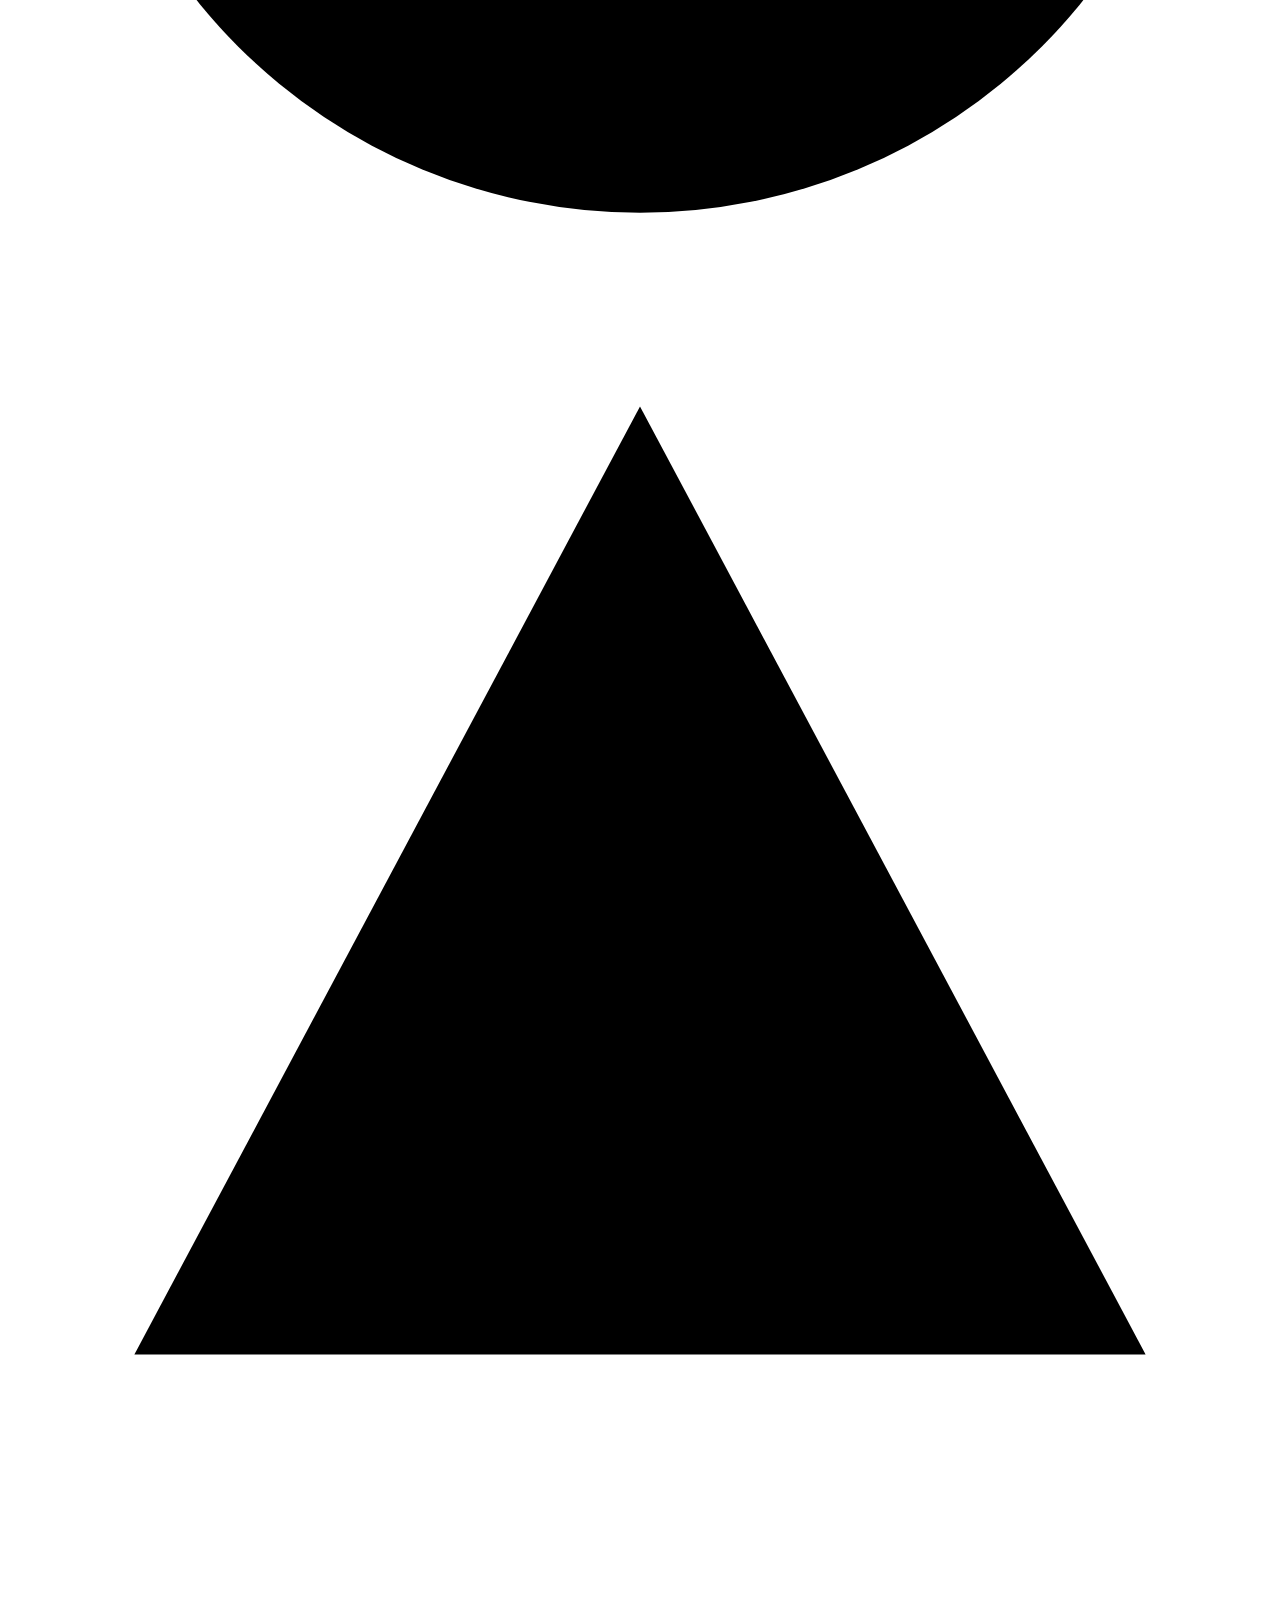
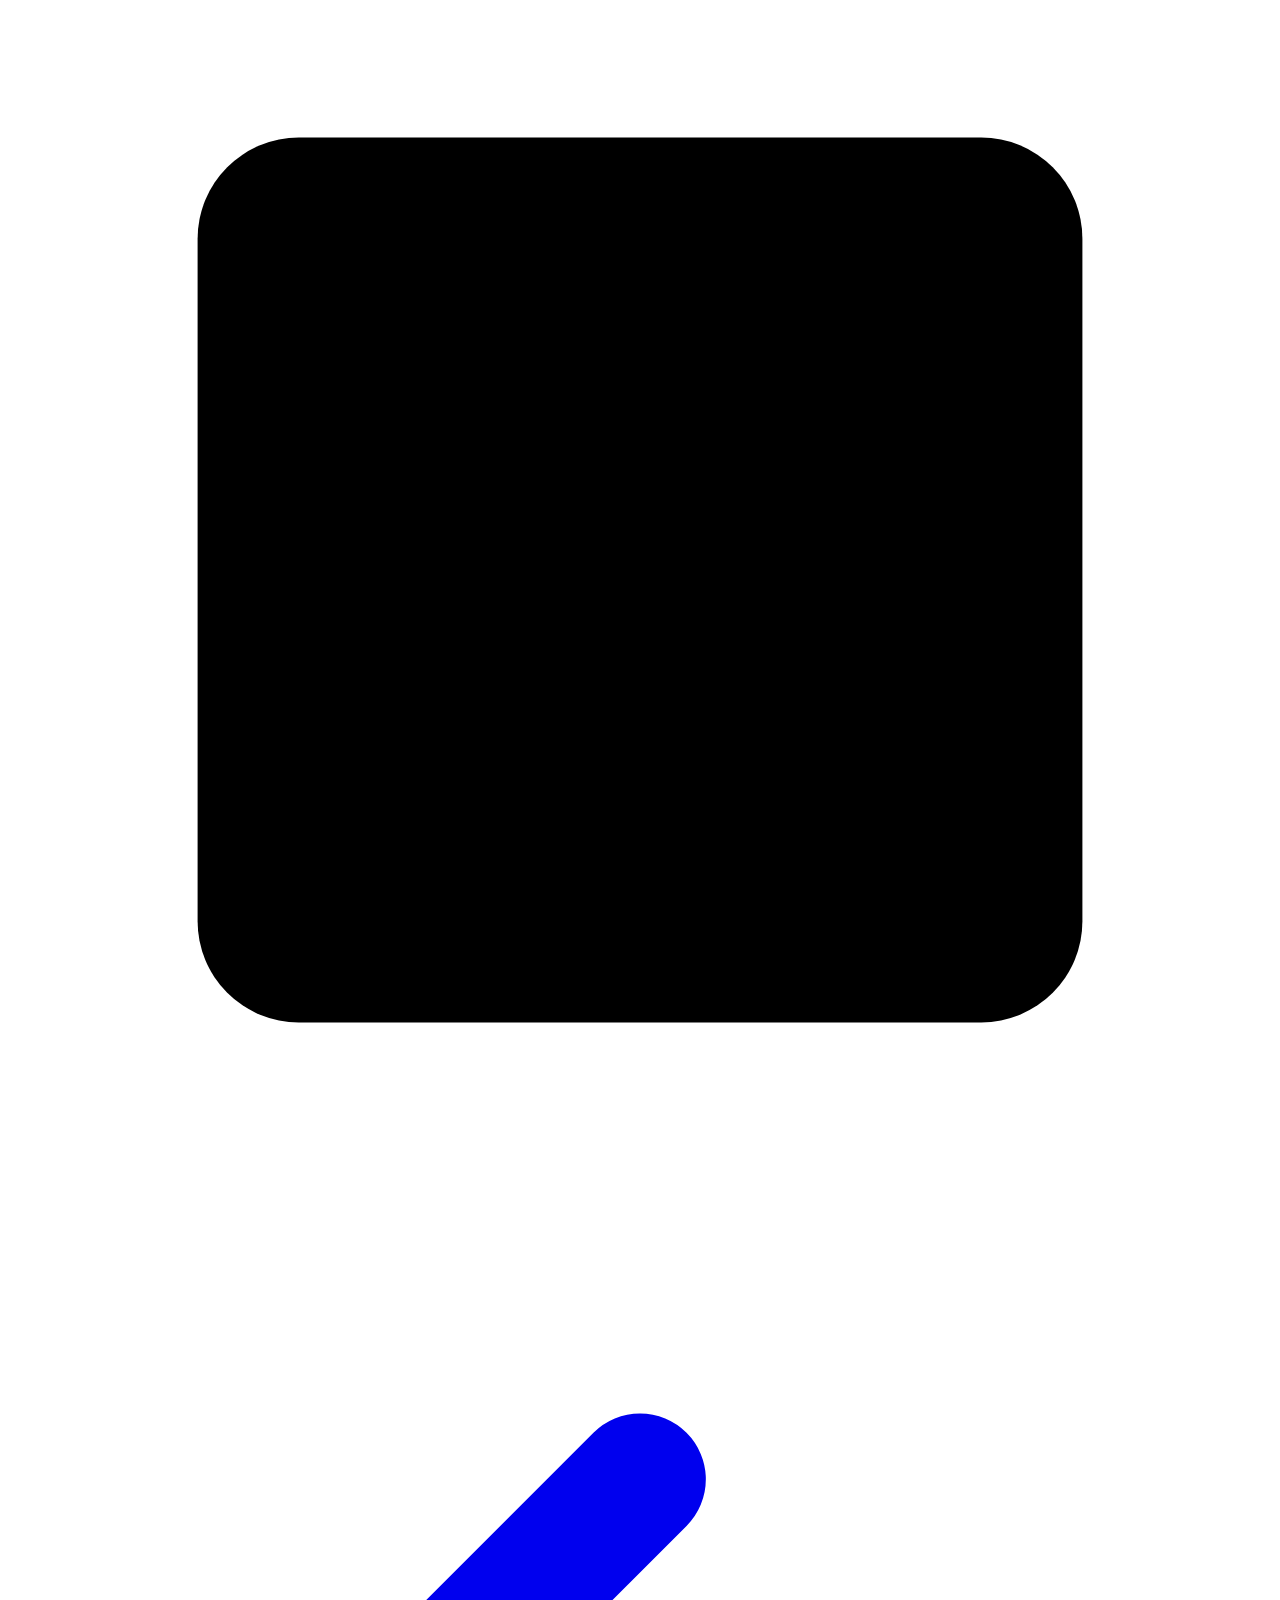
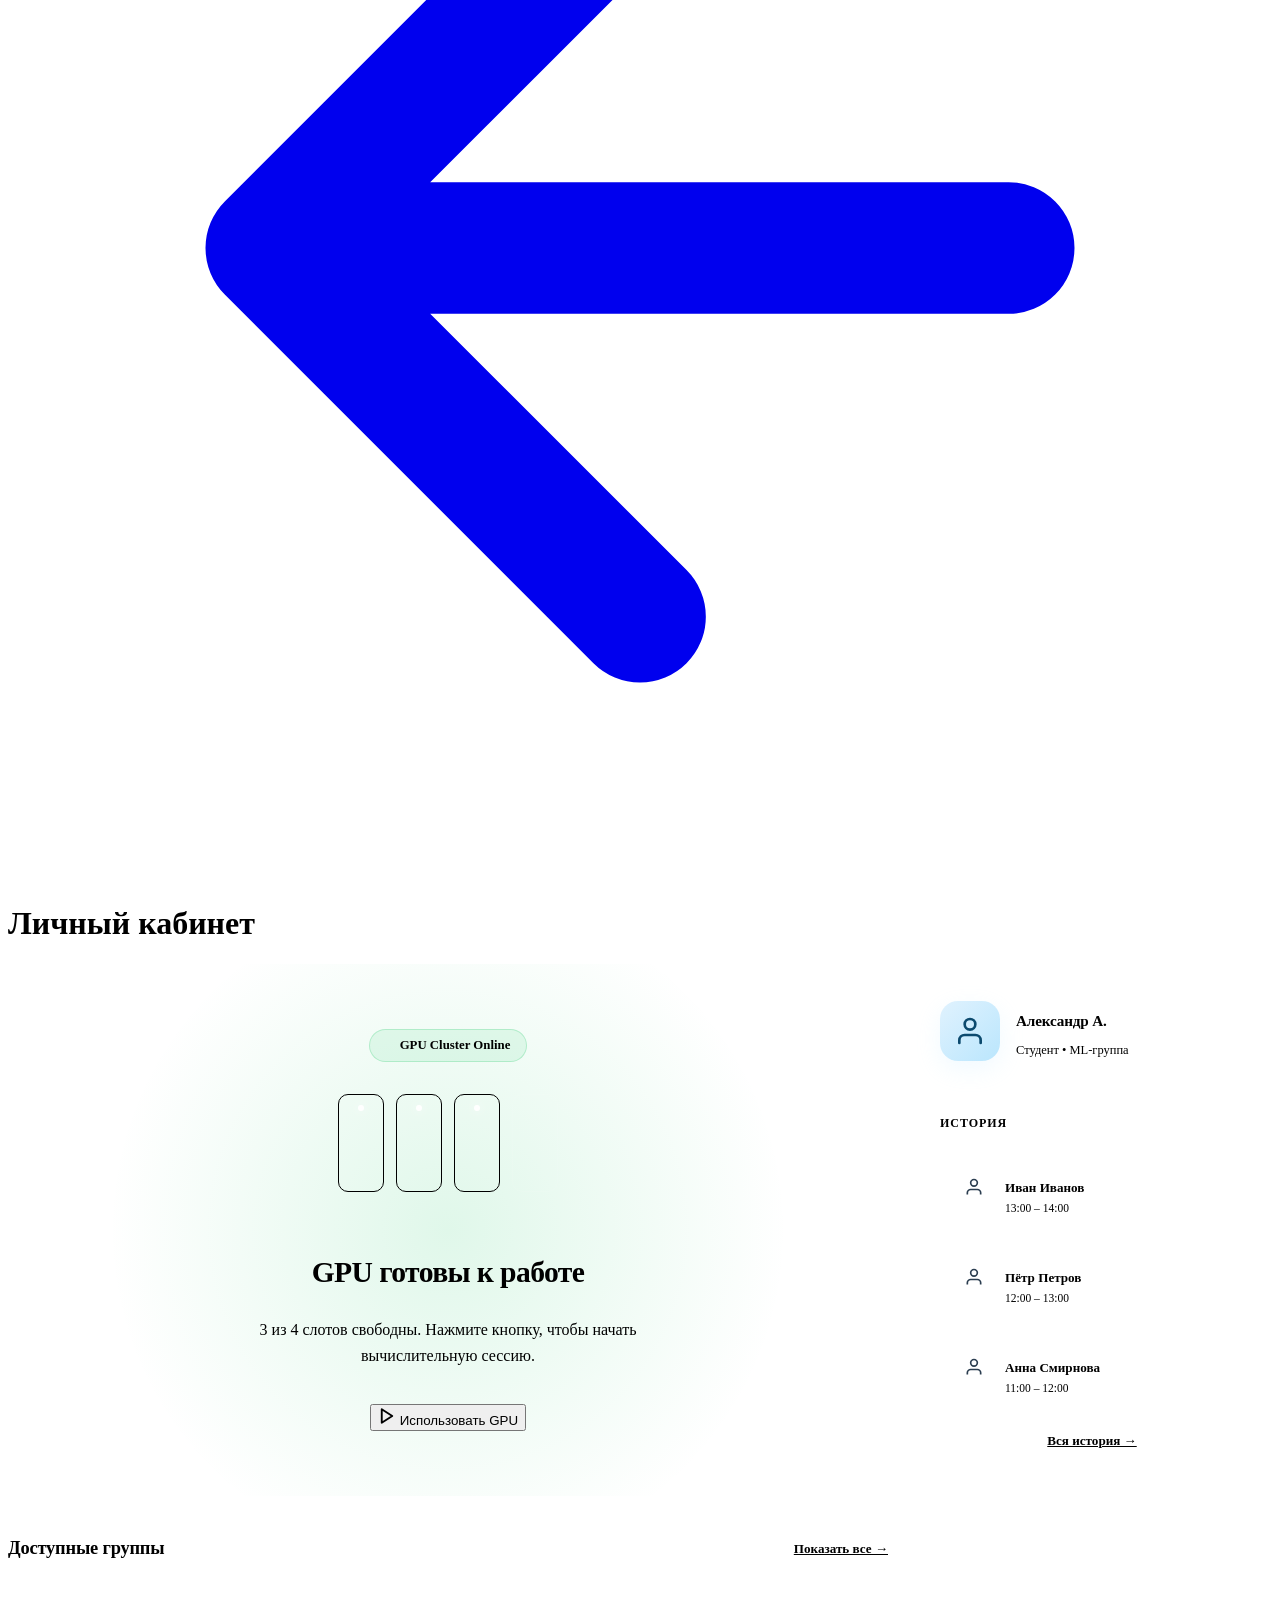
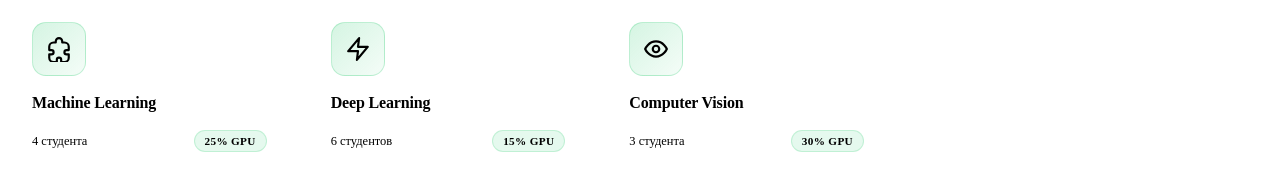
<file: user_main.html>
<!DOCTYPE html>
<html lang="ru">
<head>
    <meta charset="UTF-8">
    <meta name="viewport" content="width=device-width, initial-scale=1.0">
    <title>Личный кабинет — GPU Platform</title>
    <link rel="stylesheet" href="style.css">
    <style>
        .layout {
            display: grid;
            grid-template-columns: 1fr 360px;
            gap: 24px;
            flex: 1;
        }

        /* ---- Hero Action ---- */
        .hero-action {
            padding: 56px 48px;
            display: flex;
            flex-direction: column;
            align-items: center;
            text-align: center;
            min-height: 420px;
            justify-content: center;
            position: relative;
            overflow: hidden;
        }

        .hero-action::before {
            content: '';
            position: absolute;
            top: 50%; left: 50%;
            width: 120%; height: 120%;
            transform: translate(-50%, -50%);
            background: radial-gradient(circle, rgba(46,204,113,0.15) 0%, transparent 55%);
            animation: heroPulse 6s ease-in-out infinite;
            pointer-events: none;
        }

        @keyframes heroPulse {
            0%, 100% { transform: translate(-50%, -50%) scale(1); opacity: 0.5; }
            50% { transform: translate(-50%, -50%) scale(1.15); opacity: 1; }
        }

        .hero-action > * { position: relative; z-index: 1; }

        .hero-badge {
            display: inline-flex;
            align-items: center;
            gap: 8px;
            padding: 8px 16px;
            background: rgba(46, 204, 113, 0.1);
            border: 1px solid rgba(46, 204, 113, 0.25);
            border-radius: 100px;
            font-size: 0.8rem;
            font-weight: 600;
            color: var(--accent-bright);
            margin-bottom: 32px;
        }

        .hero-badge::before {
            content: '';
            width: 6px; height: 6px;
            border-radius: 50%;
            background: var(--accent-bright);
            box-shadow: 0 0 10px var(--accent-bright);
            animation: pulse-dot 2s ease-in-out infinite;
        }

        @keyframes pulse-dot {
            0%, 100% { opacity: 1; }
            50% { opacity: 0.3; }
        }

        .gpu-slots {
            display: flex;
            gap: 12px;
            margin-bottom: 40px;
        }

        .gpu-slot {
            width: 44px;
            height: 96px;
            border-radius: 10px;
            background: rgba(255,255,255,0.03);
            border: 1px solid rgba(255,255,255,0.06);
            position: relative;
            transition: all 0.4s var(--ease);
        }

        .gpu-slot.active {
            background: linear-gradient(180deg, var(--accent-bright) 0%, var(--accent-deep) 100%);
            border-color: var(--accent);
            box-shadow: 
                0 0 30px var(--accent-glow),
                inset 0 1px 0 rgba(255,255,255,0.4);
        }

        .gpu-slot.active::after {
            content: '';
            position: absolute;
            top: 10px; left: 50%;
            transform: translateX(-50%);
            width: 6px; height: 6px;
            border-radius: 50%;
            background: #fff;
            box-shadow: 0 0 12px #fff;
            animation: pulse-dot 1.5s ease-in-out infinite;
        }

        .gpu-slot:nth-child(1).active { animation: slot-float 3s ease-in-out infinite 0s; }
        .gpu-slot:nth-child(2).active { animation: slot-float 3s ease-in-out infinite 0.15s; }
        .gpu-slot:nth-child(3).active { animation: slot-float 3s ease-in-out infinite 0.3s; }

        @keyframes slot-float {
            0%, 100% { transform: translateY(0); }
            50% { transform: translateY(-6px); }
        }

        .hero-action h2 {
            font-size: 1.85rem;
            font-weight: 800;
            letter-spacing: -0.02em;
            margin-bottom: 12px;
        }

        .hero-action p {
            color: var(--text-secondary);
            margin-bottom: 36px;
            max-width: 420px;
            line-height: 1.6;
        }

        /* ---- Группы ---- */
        .section-title {
            display: flex;
            justify-content: space-between;
            align-items: center;
            margin-bottom: 20px;
        }

        .section-title h3 {
            font-size: 1.15rem;
            font-weight: 700;
            letter-spacing: -0.01em;
        }

        .section-link {
            color: var(--accent);
            font-size: 0.82rem;
            font-weight: 600;
            transition: all 0.3s var(--ease);
        }

        .section-link:hover { color: var(--accent-bright); }

        .groups-list {
            display: grid;
            grid-template-columns: repeat(auto-fill, minmax(220px, 1fr));
            gap: 16px;
        }

        .group-card {
            padding: 24px;
            display: flex;
            flex-direction: column;
            gap: 16px;
            transition: all 0.4s var(--ease);
            cursor: pointer;
            border-radius: var(--radius-md);
        }

        .group-card:hover {
            transform: translateY(-6px);
            border-color: rgba(46, 204, 113, 0.3);
            box-shadow: 
                0 20px 50px rgba(0,0,0,0.5),
                0 0 30px rgba(46, 204, 113, 0.08);
        }

        .group-avatar {
            width: 52px; height: 52px;
            border-radius: 14px;
            background: linear-gradient(135deg, rgba(46,204,113,0.2), rgba(46,204,113,0.05));
            border: 1px solid rgba(46,204,113,0.25);
            display: flex; align-items: center; justify-content: center;
            color: var(--accent-bright);
        }

        .group-avatar svg { width: 26px; height: 26px; }

        .group-name {
            font-size: 1rem;
            font-weight: 700;
            line-height: 1.4;
            letter-spacing: -0.01em;
        }

        .group-meta {
            display: flex;
            justify-content: space-between;
            align-items: center;
            font-size: 0.78rem;
            color: var(--text-secondary);
            margin-top: auto;
        }

        .badge {
            padding: 4px 10px;
            border-radius: 100px;
            background: rgba(46,204,113,0.12);
            color: var(--accent-bright);
            font-weight: 700;
            font-size: 0.7rem;
            letter-spacing: 0.03em;
            border: 1px solid rgba(46,204,113,0.2);
        }

        /* ---- Правая панель ---- */
        .side-panel {
            padding: 28px;
            display: flex;
            flex-direction: column;
            gap: 24px;
            height: fit-content;
            position: sticky;
            top: 24px;
        }

        .profile-card {
            display: flex;
            align-items: center;
            gap: 16px;
            padding-bottom: 22px;
            border-bottom: 1px solid var(--glass-border);
        }

        .profile-avatar {
            width: 60px; height: 60px;
            border-radius: 18px;
            background: linear-gradient(135deg, #e0f2fe 0%, #bae6fd 100%);
            display: flex; align-items: center; justify-content: center;
            flex-shrink: 0;
            color: #0c4a6e;
            box-shadow: 0 8px 24px rgba(186, 230, 253, 0.2);
            position: relative;
        }

        .profile-avatar::after {
            content: '';
            position: absolute;
            bottom: -2px; right: -2px;
            width: 14px; height: 14px;
            border-radius: 50%;
            background: var(--accent-bright);
            border: 2px solid var(--bg-base);
            box-shadow: 0 0 10px var(--accent-bright);
        }

        .profile-avatar svg { width: 32px; height: 32px; }

        .profile-info h4 { font-size: 0.95rem; font-weight: 700; margin-bottom: 4px; letter-spacing: -0.01em; }
        .profile-info p { font-size: 0.78rem; color: var(--text-secondary); }

        .history-title {
            font-size: 0.75rem;
            text-transform: uppercase;
            letter-spacing: 0.08em;
            color: var(--text-muted);
            font-weight: 700;
            margin-bottom: 14px;
        }

        .history-item {
            padding: 12px 14px;
            border-radius: var(--radius-sm);
            display: flex;
            align-items: center;
            gap: 12px;
            transition: all 0.3s var(--ease);
            border: 1px solid transparent;
            margin-bottom: 6px;
        }

        .history-item:hover {
            background: rgba(255,255,255,0.04);
            border-color: var(--glass-border);
            transform: translateX(4px);
        }

        .history-avatar {
            width: 38px; height: 38px;
            border-radius: 50%;
            background: rgba(255,255,255,0.9);
            display: flex; align-items: center; justify-content: center;
            flex-shrink: 0;
            color: #2c3e50;
        }

        .history-avatar svg { width: 20px; height: 20px; }

        .history-text h5 {
            font-size: 0.82rem;
            font-weight: 600;
            margin-bottom: 2px;
        }

        .history-text span {
            font-size: 0.72rem;
            color: var(--text-secondary);
            font-variant-numeric: tabular-nums;
        }

        .history-link {
            display: block;
            text-align: center;
            padding: 12px;
            margin-top: 12px;
            color: var(--accent);
            font-size: 0.82rem;
            font-weight: 600;
            transition: all 0.3s var(--ease);
            border-radius: var(--radius-sm);
        }

        .history-link:hover {
            background: rgba(46,204,113,0.08);
            color: var(--accent-bright);
        }

        @media (max-width: 980px) {
            .layout { grid-template-columns: 1fr; }
            .side-panel { position: static; }
        }
    </style>
</head>
<body>
<!-- ============================================
     ФОНОВАЯ ГЕОМЕТРИЯ
     ============================================ -->
<div class="background-decor" id="backgroundDecor">

    <!-- SVG-градиент (один раз на страницу) -->
    <svg width="0" height="0" style="position:absolute;">
        <defs>
            <linearGradient id="gradGreen" x1="0%" y1="0%" x2="100%" y2="100%">
                <stop offset="0%" stop-color="#2ecc71" stop-opacity="0.8"/>
                <stop offset="100%" stop-color="#16a34a" stop-opacity="0.2"/>
            </linearGradient>
        </defs>
    </svg>

    <!-- Треугольник 1 -->
    <div class="decor-shape triangle-1" data-speed="0.4">
        <svg viewBox="0 0 100 100">
            <polygon points="50,10 90,85 10,85"/>
        </svg>
    </div>

    <!-- Треугольник 2 -->
    <div class="decor-shape triangle-2" data-speed="0.6">
        <svg viewBox="0 0 100 100">
            <polygon points="50,10 90,85 10,85"/>
        </svg>
    </div>

    <!-- Гексагон -->
    <div class="decor-shape hexagon" data-speed="0.3">
        <svg viewBox="0 0 100 100">
            <polygon points="50,5 90,27.5 90,72.5 50,95 10,72.5 10,27.5"/>
        </svg>
    </div>

    <!-- Кольцо -->
    <div class="decor-shape ring" data-speed="0.5">
        <svg viewBox="0 0 100 100">
            <circle cx="50" cy="50" r="45"/>
            <circle cx="50" cy="50" r="30" opacity="0.5"/>
        </svg>
    </div>

    <!-- Маленький треугольник -->
    <div class="decor-shape triangle-small" data-speed="0.8">
        <svg viewBox="0 0 100 100">
            <polygon points="50,10 90,85 10,85"/>
        </svg>
    </div>

    <!-- Квадрат -->
    <div class="decor-shape square-rotated" data-speed="0.45">
        <svg viewBox="0 0 100 100">
            <rect x="15" y="15" width="70" height="70" rx="8"/>
        </svg>
    </div>
</div>
    <div class="page-wrapper">
        <div class="top-bar">
            <a href="index.html" class="back-btn">
                <svg viewBox="0 0 24 24" fill="none" stroke="currentColor" stroke-width="2.5" stroke-linecap="round" stroke-linejoin="round">
                    <path d="M19 12H5M12 19l-7-7 7-7"/>
                </svg>
            </a>
            <h1 class="page-title">Личный кабинет</h1>
        </div>

        <div class="layout">
            <div class="layout" style="grid-template-columns: 1fr; gap: 24px;">

                <!-- Hero -->
                <div class="hero-action glass-panel fade-in">
                    <div class="hero-badge">GPU Cluster Online</div>
                    <div class="gpu-slots">
                        <div class="gpu-slot active"></div>
                        <div class="gpu-slot active"></div>
                        <div class="gpu-slot active"></div>
                        <div class="gpu-slot"></div>
                    </div>
                    <h2>GPU готовы к работе</h2>
                    <p>3 из 4 слотов свободны. Нажмите кнопку, чтобы начать вычислительную сессию.</p>
                    <button class="btn btn-primary" id="useGpuBtn">
                        <svg width="18" height="18" viewBox="0 0 24 24" fill="none" stroke="currentColor" stroke-width="2.5" stroke-linecap="round" stroke-linejoin="round">
                            <polygon points="5 3 19 12 5 21 5 3"/>
                        </svg>
                        Использовать GPU
                    </button>
                </div>

                <!-- Группы -->
                <div class="fade-in-1">
                    <div class="section-title">
                        <h3>Доступные группы</h3>
                        <a href="#" class="section-link">Показать все →</a>
                    </div>
                    <div class="groups-list">
                        <div class="group-card glass-panel">
                            <div class="group-avatar">
                                <svg viewBox="0 0 24 24" fill="none" stroke="currentColor" stroke-width="2" stroke-linecap="round" stroke-linejoin="round">
                                    <path d="M12 2a3 3 0 0 0-3 3v1H7a4 4 0 0 0-4 4v3h2a2 2 0 0 1 0 4H3v3a4 4 0 0 0 4 4h3v-2a2 2 0 0 1 4 0v2h3a4 4 0 0 0 4-4v-3h-2a2 2 0 0 1 0-4h2V10a4 4 0 0 0-4-4h-2V5a3 3 0 0 0-3-3z"/>
                                </svg>
                            </div>
                            <div class="group-name">Machine Learning</div>
                            <div class="group-meta">
                                <span>4 студента</span>
                                <span class="badge">25% GPU</span>
                            </div>
                        </div>
                        <div class="group-card glass-panel">
                            <div class="group-avatar">
                                <svg viewBox="0 0 24 24" fill="none" stroke="currentColor" stroke-width="2" stroke-linecap="round" stroke-linejoin="round">
                                    <polygon points="13 2 3 14 12 14 11 22 21 10 12 10 13 2"/>
                                </svg>
                            </div>
                            <div class="group-name">Deep Learning</div>
                            <div class="group-meta">
                                <span>6 студентов</span>
                                <span class="badge">15% GPU</span>
                            </div>
                        </div>
                        <div class="group-card glass-panel">
                            <div class="group-avatar">
                                <svg viewBox="0 0 24 24" fill="none" stroke="currentColor" stroke-width="2" stroke-linecap="round" stroke-linejoin="round">
                                    <circle cx="12" cy="12" r="3"/>
                                    <path d="M2 12s3-7 10-7 10 7 10 7-3 7-10 7-10-7-10-7z"/>
                                </svg>
                            </div>
                            <div class="group-name">Computer Vision</div>
                            <div class="group-meta">
                                <span>3 студента</span>
                                <span class="badge">30% GPU</span>
                            </div>
                        </div>
                    </div>
                </div>
            </div>

            <!-- Правая панель -->
            <aside class="side-panel glass-panel fade-in-2">
                <div class="profile-card">
                    <div class="profile-avatar">
                        <svg viewBox="0 0 24 24" fill="none" stroke="currentColor" stroke-width="2" stroke-linecap="round" stroke-linejoin="round">
                            <path d="M20 21v-2a4 4 0 0 0-4-4H8a4 4 0 0 0-4 4v2"/>
                            <circle cx="12" cy="7" r="4"/>
                        </svg>
                    </div>
                    <div class="profile-info">
                        <h4>Александр А.</h4>
                        <p>Студент • ML-группа</p>
                    </div>
                </div>

                <div>
                    <div class="history-title">История</div>

                    <div class="history-item">
                        <div class="history-avatar">
                            <svg viewBox="0 0 24 24" fill="none" stroke="currentColor" stroke-width="2"><path d="M20 21v-2a4 4 0 0 0-4-4H8a4 4 0 0 0-4 4v2"/><circle cx="12" cy="7" r="4"/></svg>
                        </div>
                        <div class="history-text">
                            <h5>Иван Иванов</h5>
                            <span>13:00 – 14:00</span>
                        </div>
                    </div>

                    <div class="history-item">
                        <div class="history-avatar">
                            <svg viewBox="0 0 24 24" fill="none" stroke="currentColor" stroke-width="2"><path d="M20 21v-2a4 4 0 0 0-4-4H8a4 4 0 0 0-4 4v2"/><circle cx="12" cy="7" r="4"/></svg>
                        </div>
                        <div class="history-text">
                            <h5>Пётр Петров</h5>
                            <span>12:00 – 13:00</span>
                        </div>
                    </div>

                    <div class="history-item">
                        <div class="history-avatar">
                            <svg viewBox="0 0 24 24" fill="none" stroke="currentColor" stroke-width="2"><path d="M20 21v-2a4 4 0 0 0-4-4H8a4 4 0 0 0-4 4v2"/><circle cx="12" cy="7" r="4"/></svg>
                        </div>
                        <div class="history-text">
                            <h5>Анна Смирнова</h5>
                            <span>11:00 – 12:00</span>
                        </div>
                    </div>

                    <a href="history.html" class="history-link">Вся история →</a>
                </div>
            </aside>
        </div>
    </div>

    <script src="script.js"></script>
</body>
</html>
</file>
<file: style.css>
/* ============================================
   ПАРАЛЛАКС ФОНОВОЙ ГЕОМЕТРИИ
   ============================================ */
const decor = document.getElementById('backgroundDecor');

if (decor) {
    let rafId = null;

    document.addEventListener('mousemove', (e) => {
        if (rafId) return;
        rafId = requestAnimationFrame(() => {
            const cx = window.innerWidth / 2;
            const cy = window.innerHeight / 2;
            const dx = (e.clientX - cx) / cx; // -1 .. 1
            const dy = (e.clientY - cy) / cy;

            // Сдвигаем всю сцену целиком
            document.documentElement.style.setProperty('--mx', `${dx * 25}px`);
            document.documentElement.style.setProperty('--my', `${dy * 25}px`);

            rafId = null;
        });
    });

    document.addEventListener('mouseleave', () => {
        document.documentElement.style.setProperty('--mx', '0px');
        document.documentElement.style.setProperty('--my', '0px');
    });

    // Мобильный: лёгкий параллакс от гироскопа (по желанию)
    if (window.DeviceOrientationEvent) {
        window.addEventListener('deviceorientation', (e) => {
            if (e.gamma == null || e.beta == null) return;
            const dx = Math.max(-1, Math.min(1, e.gamma / 45));
            const dy = Math.max(-1, Math.min(1, e.beta  / 45));
            document.documentElement.style.setProperty('--mx', `${dx * 15}px`);
            document.documentElement.style.setProperty('--my', `${dy * 15}px`);
        });
    }
}
</file>
